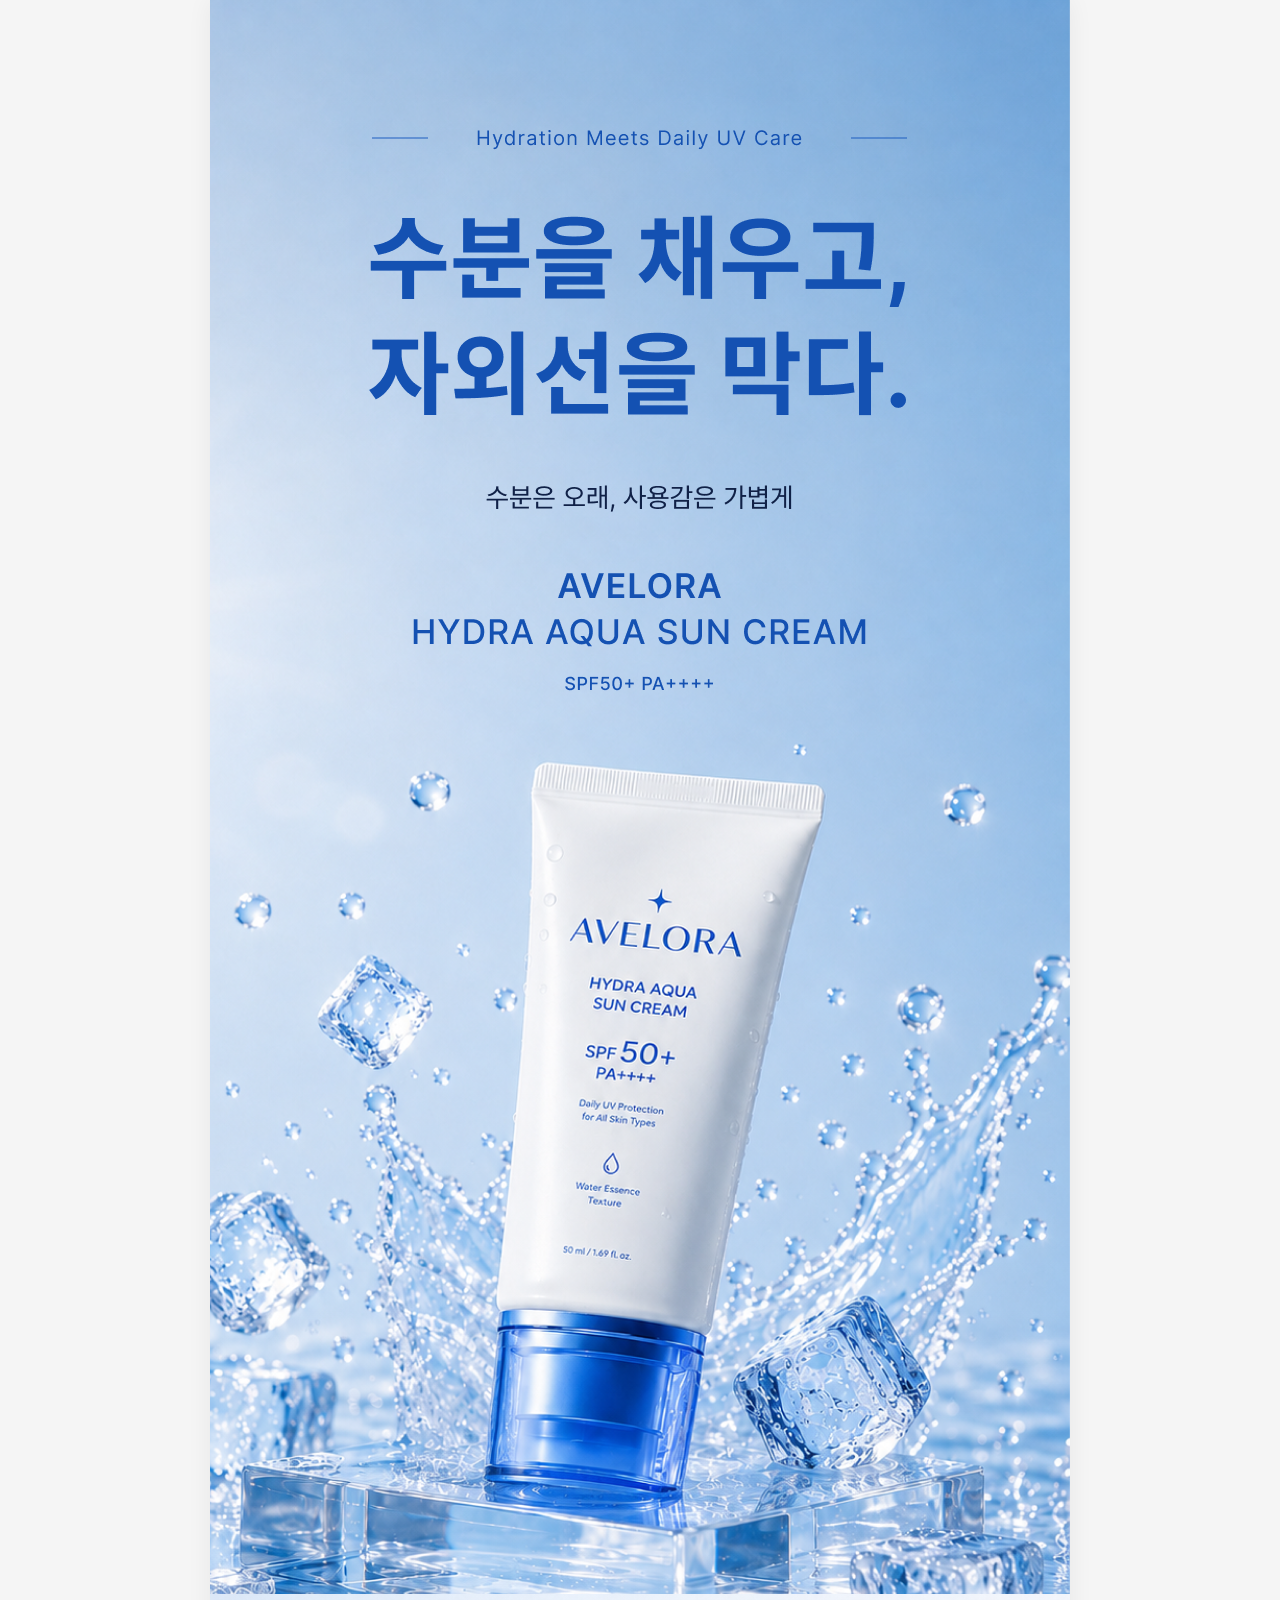
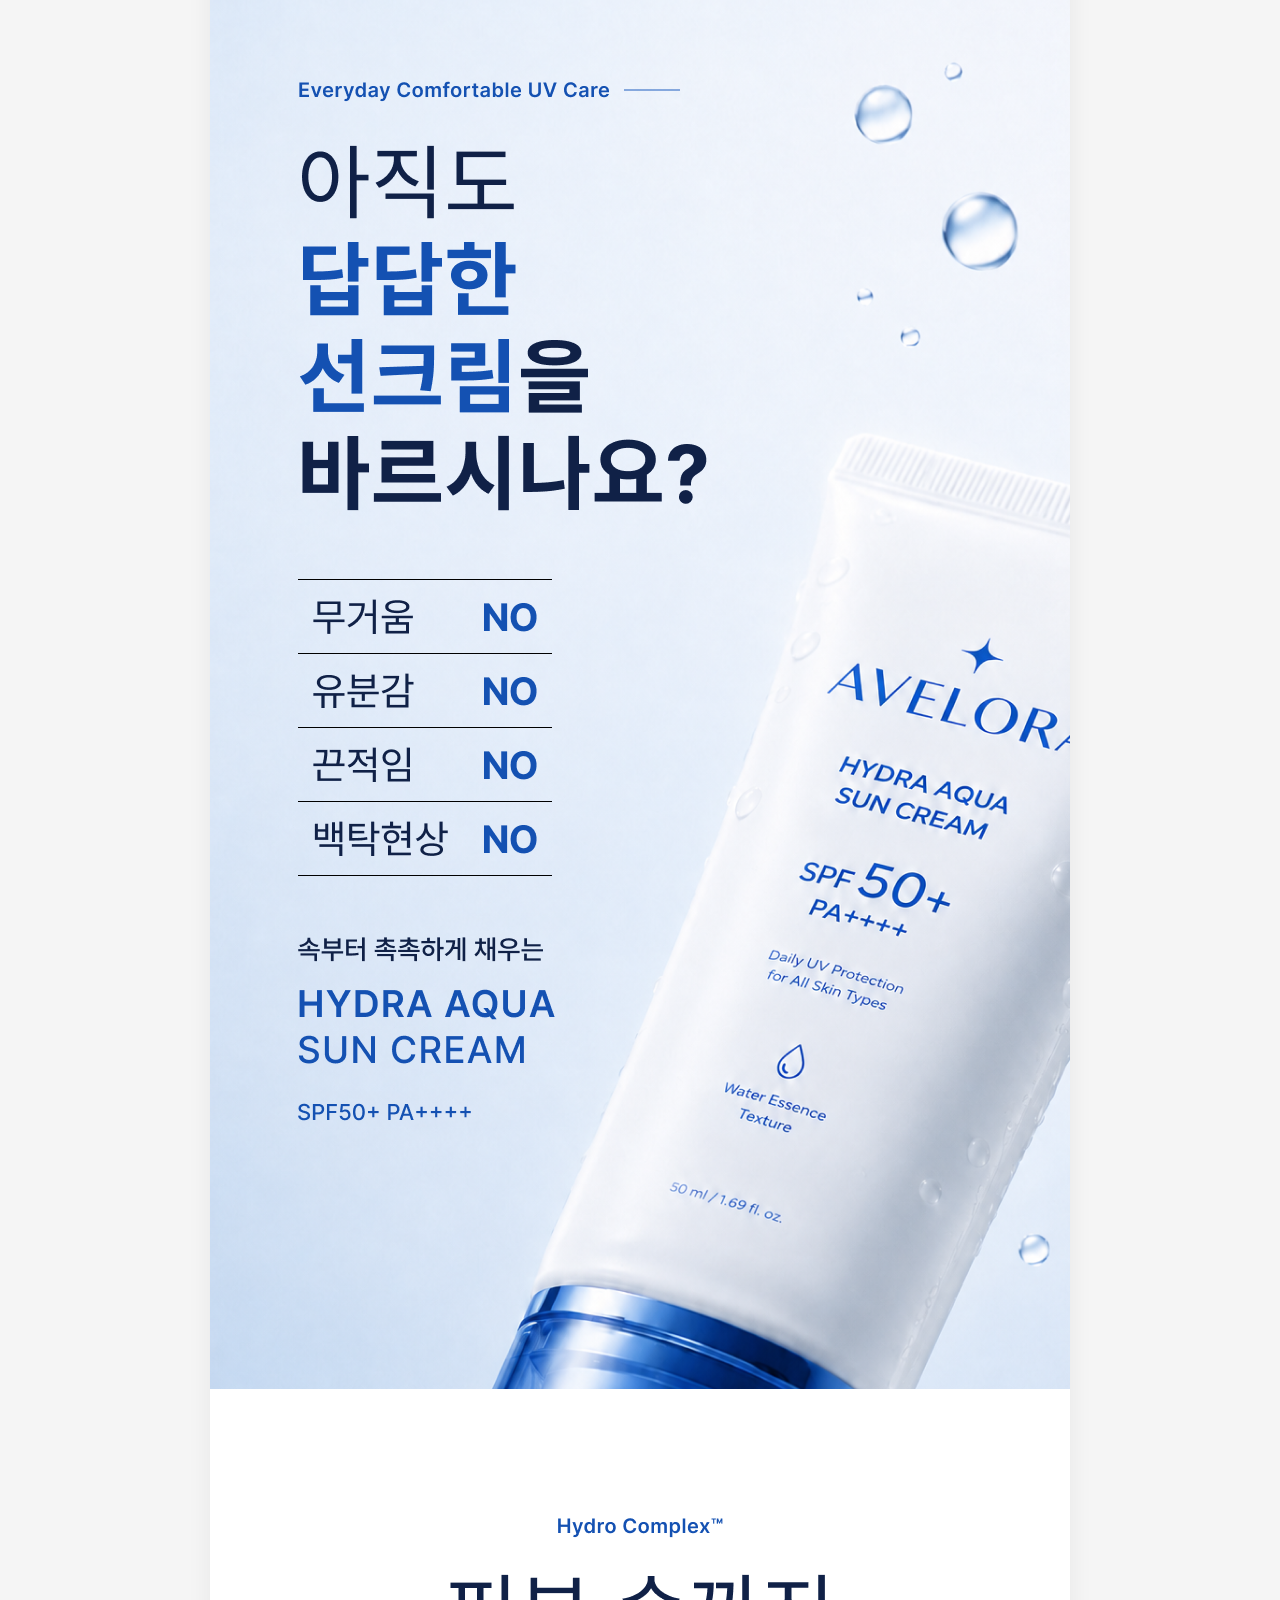
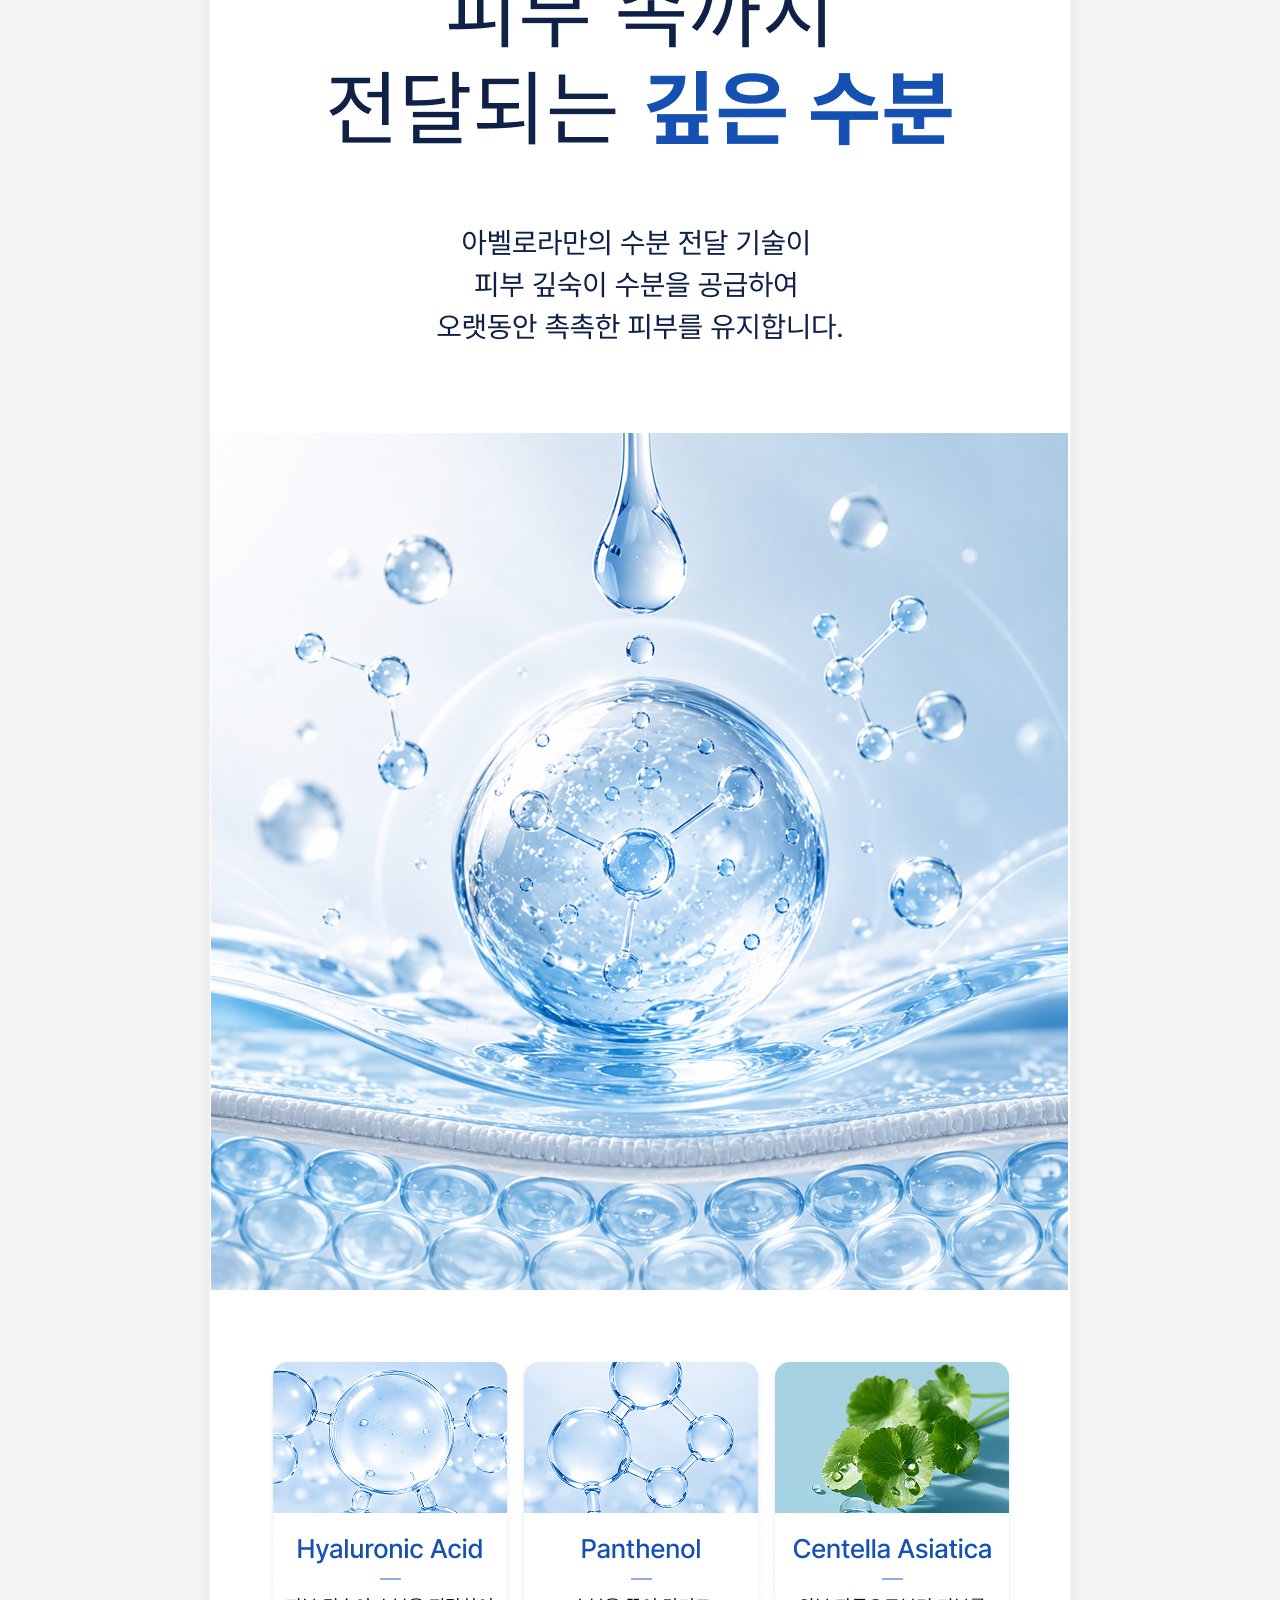
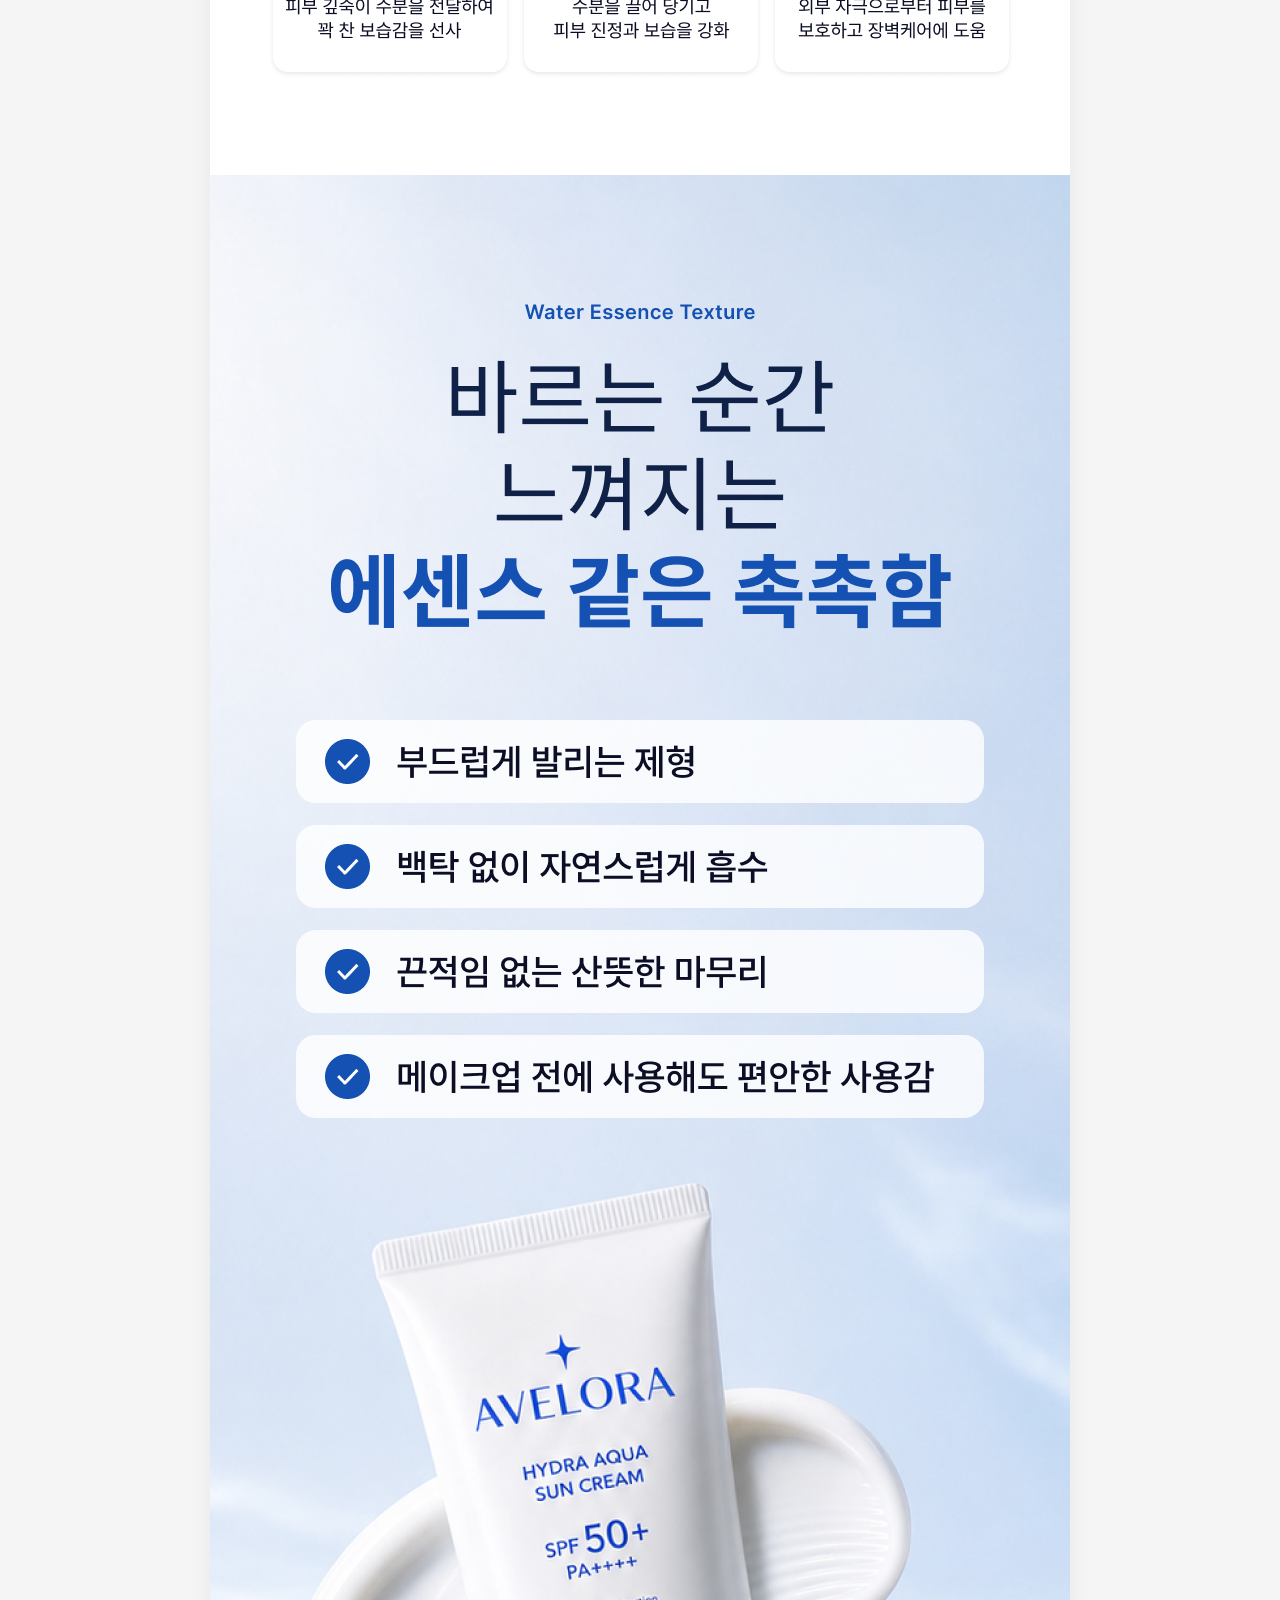
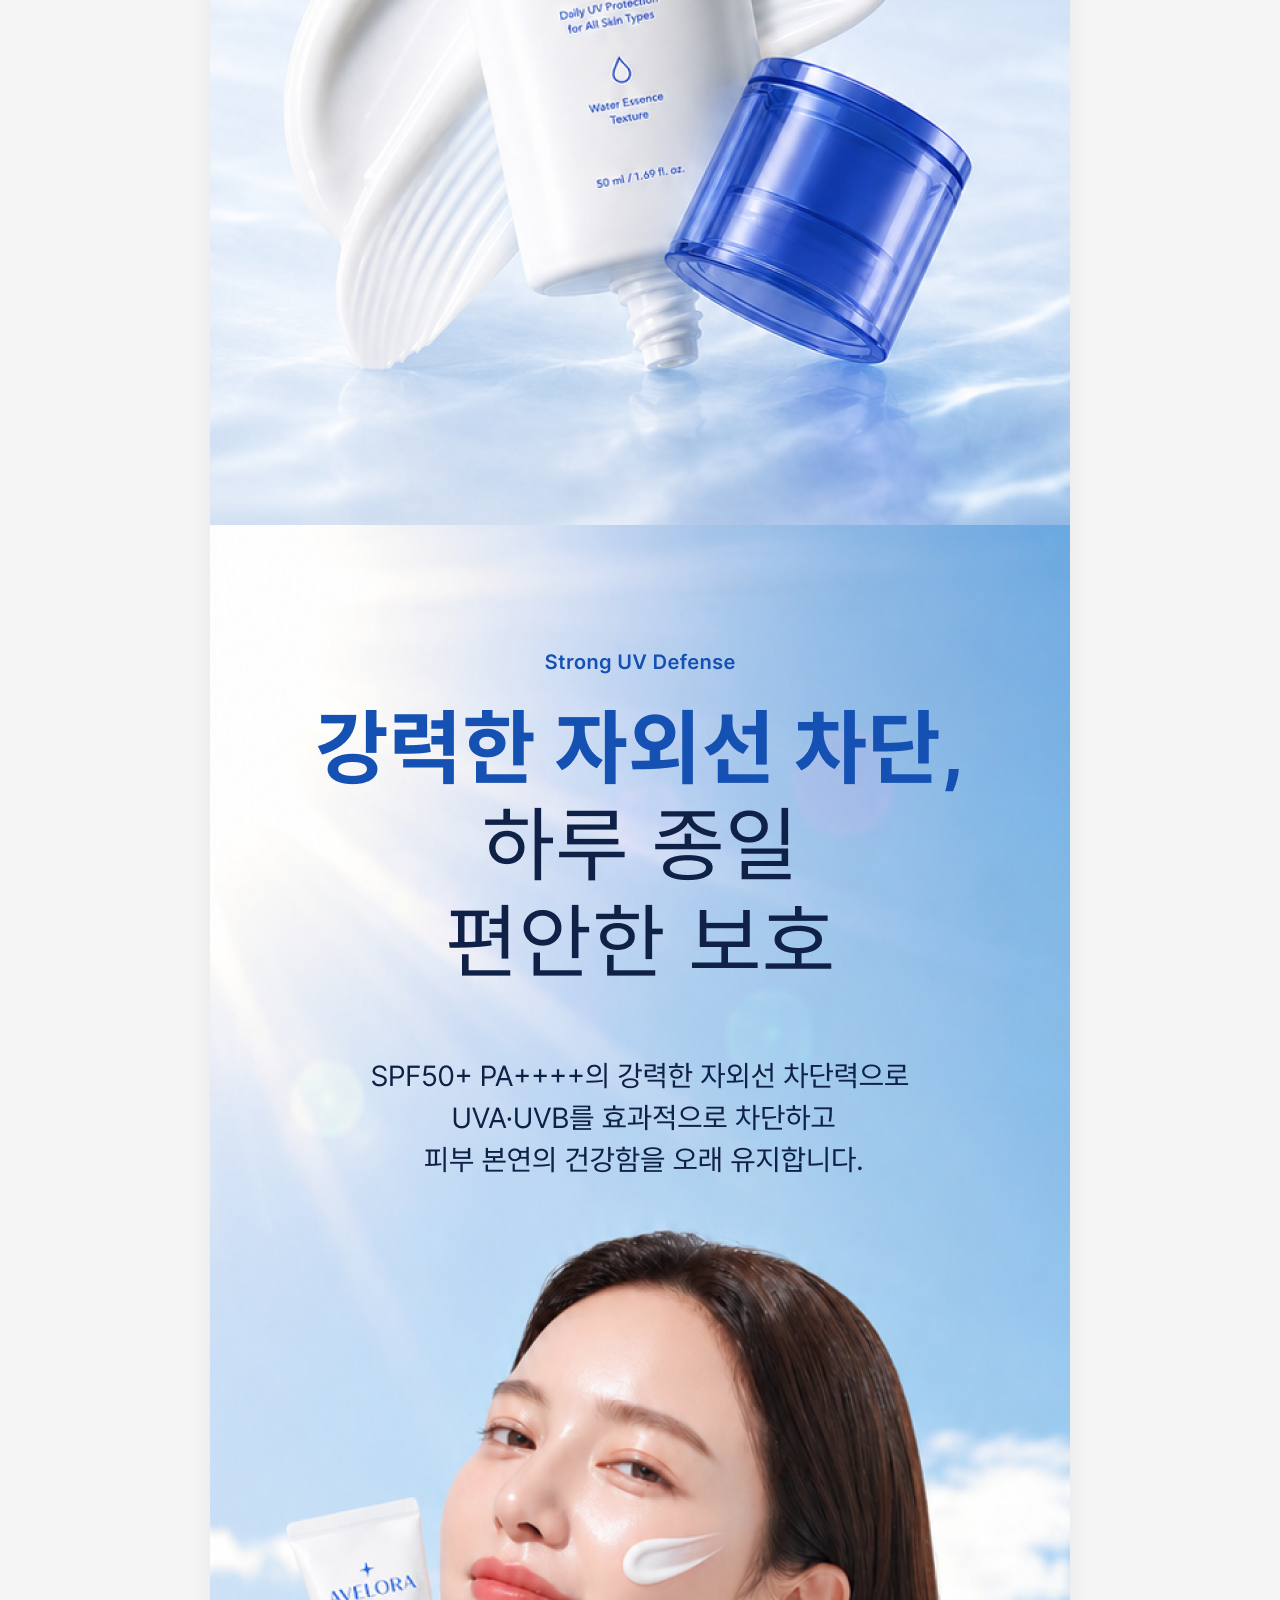
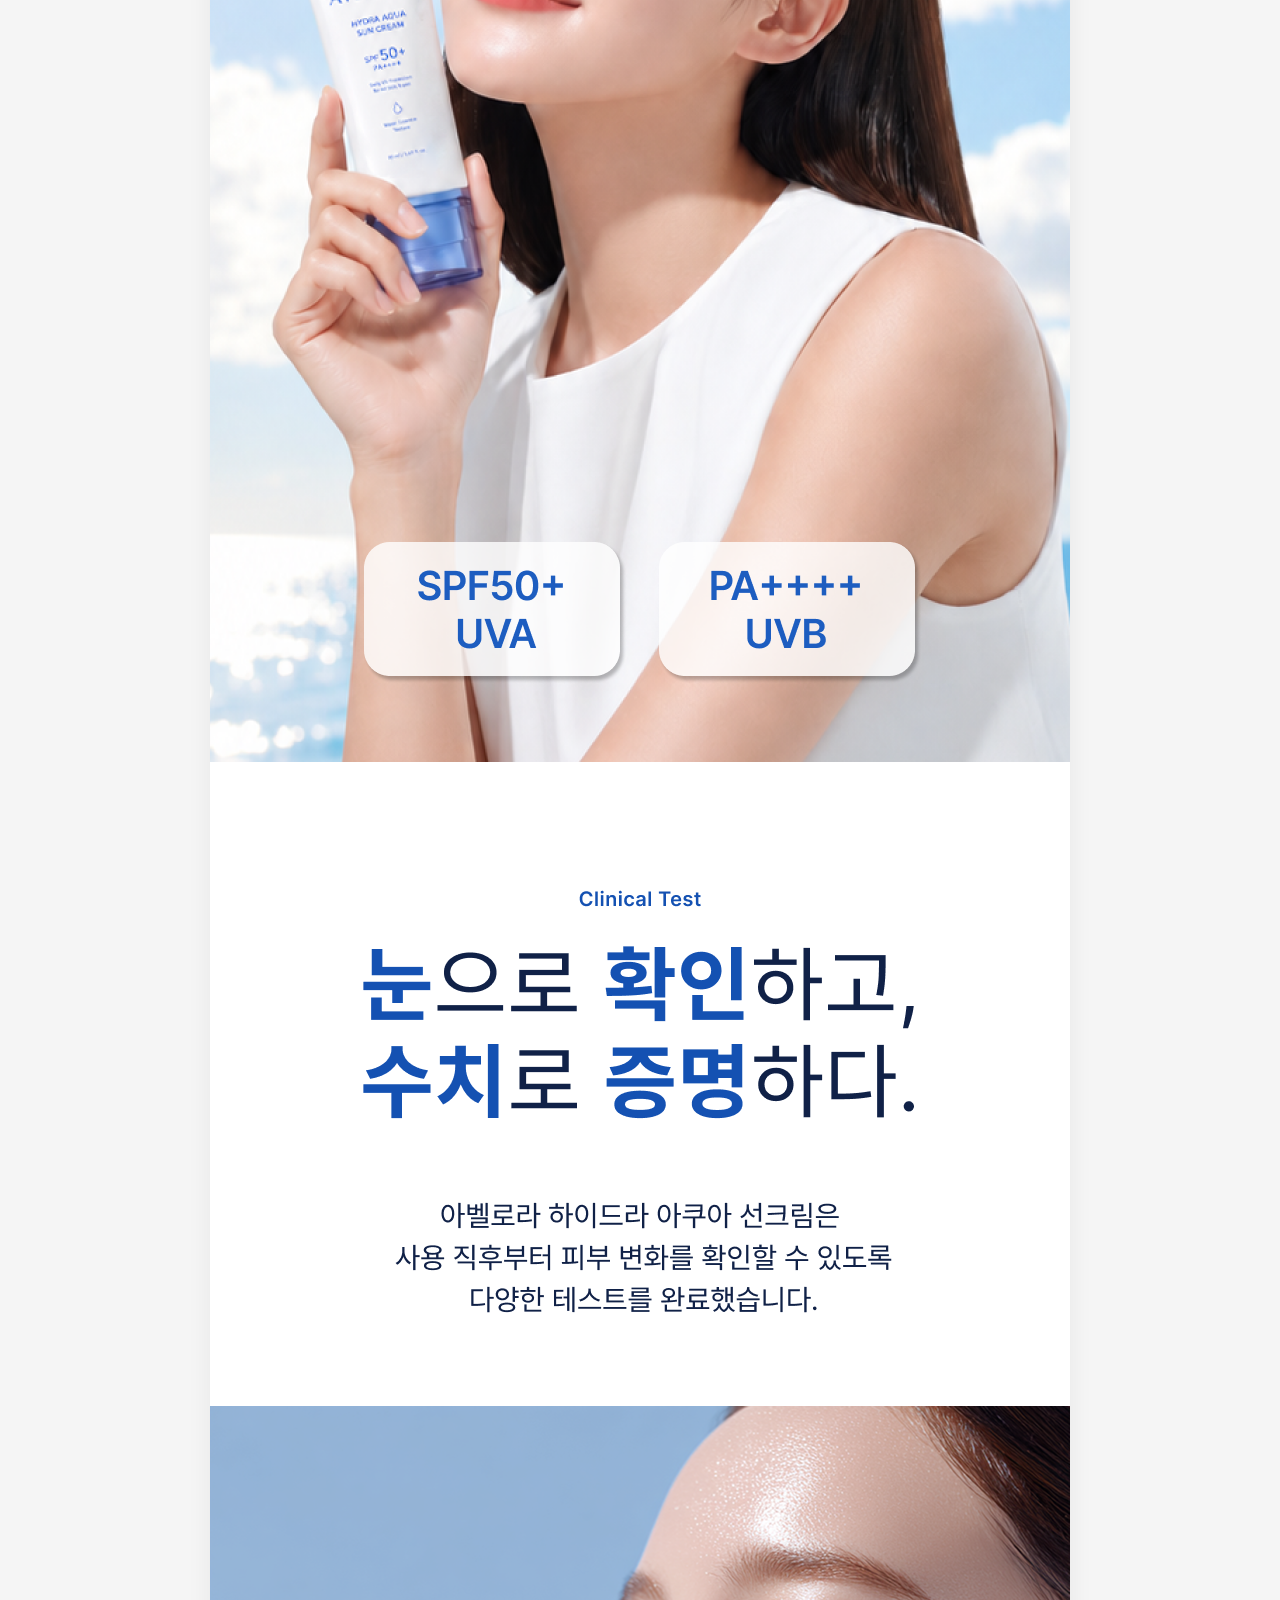
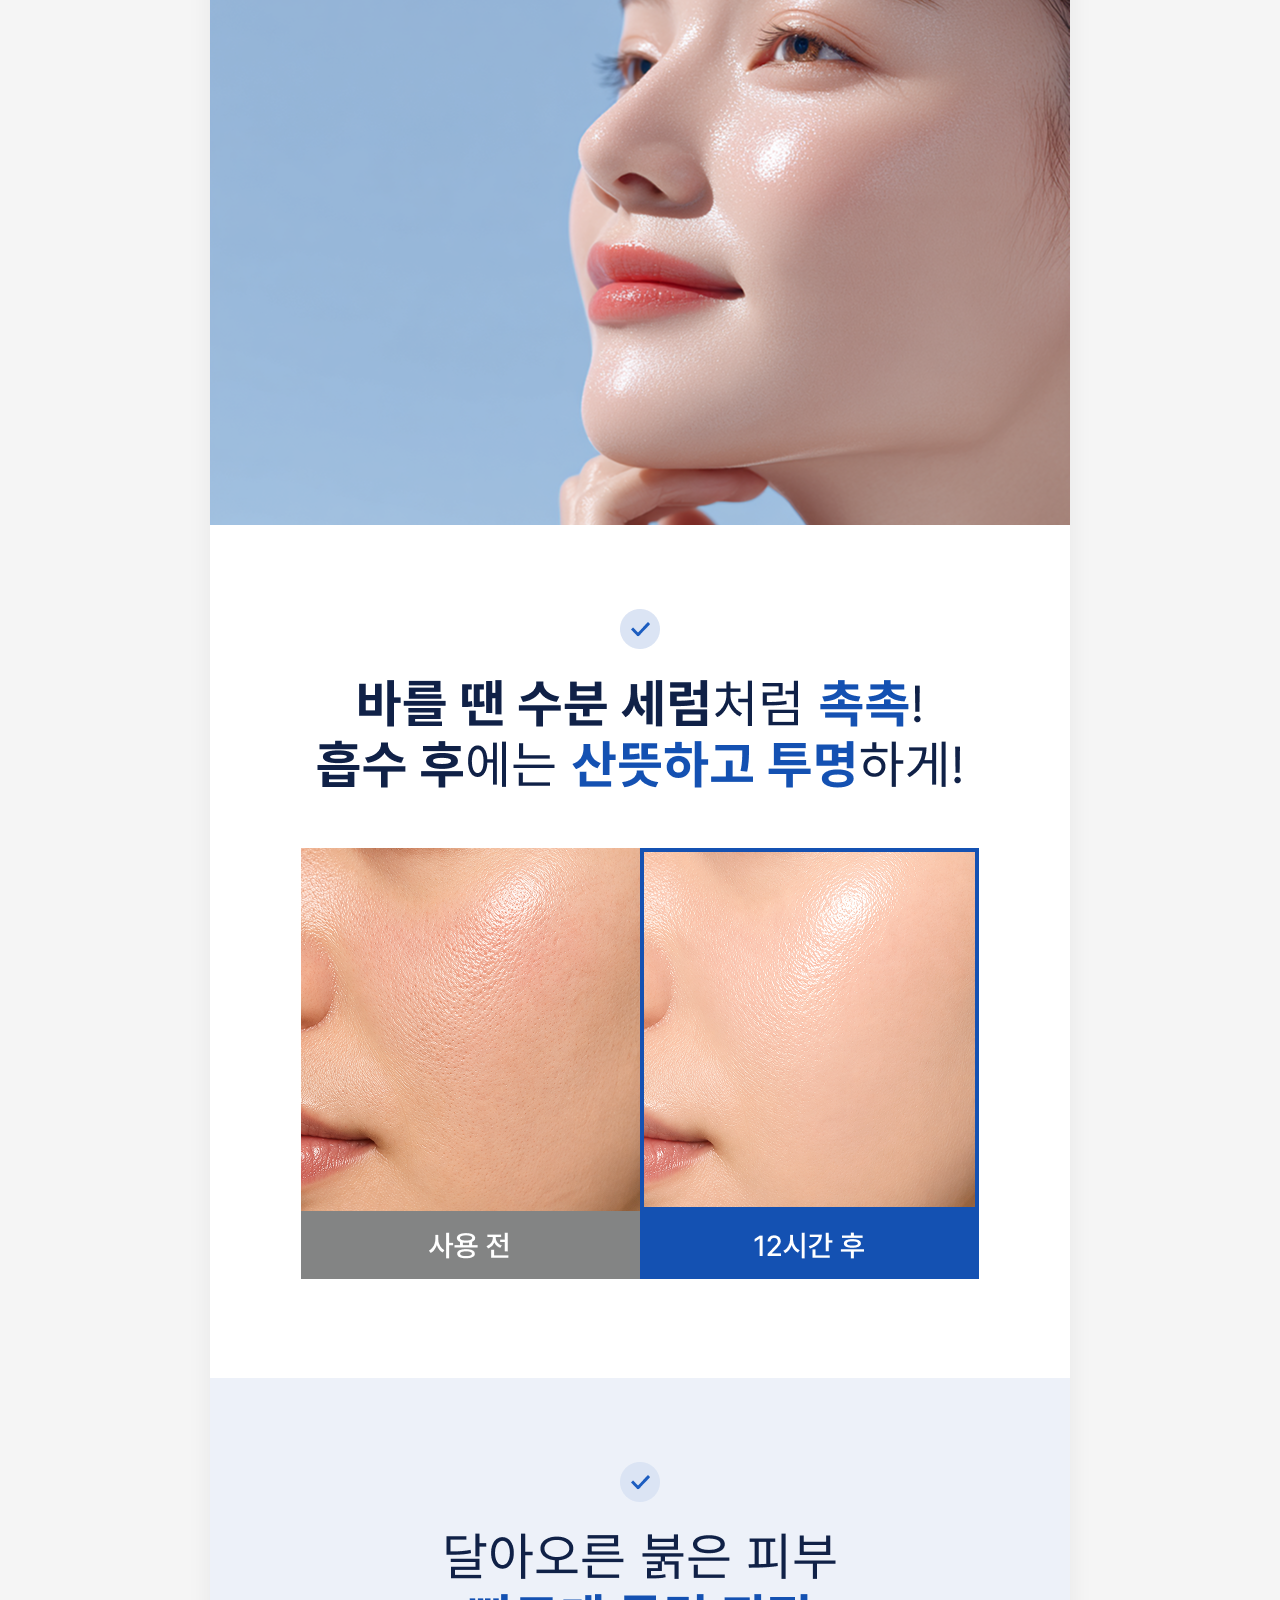
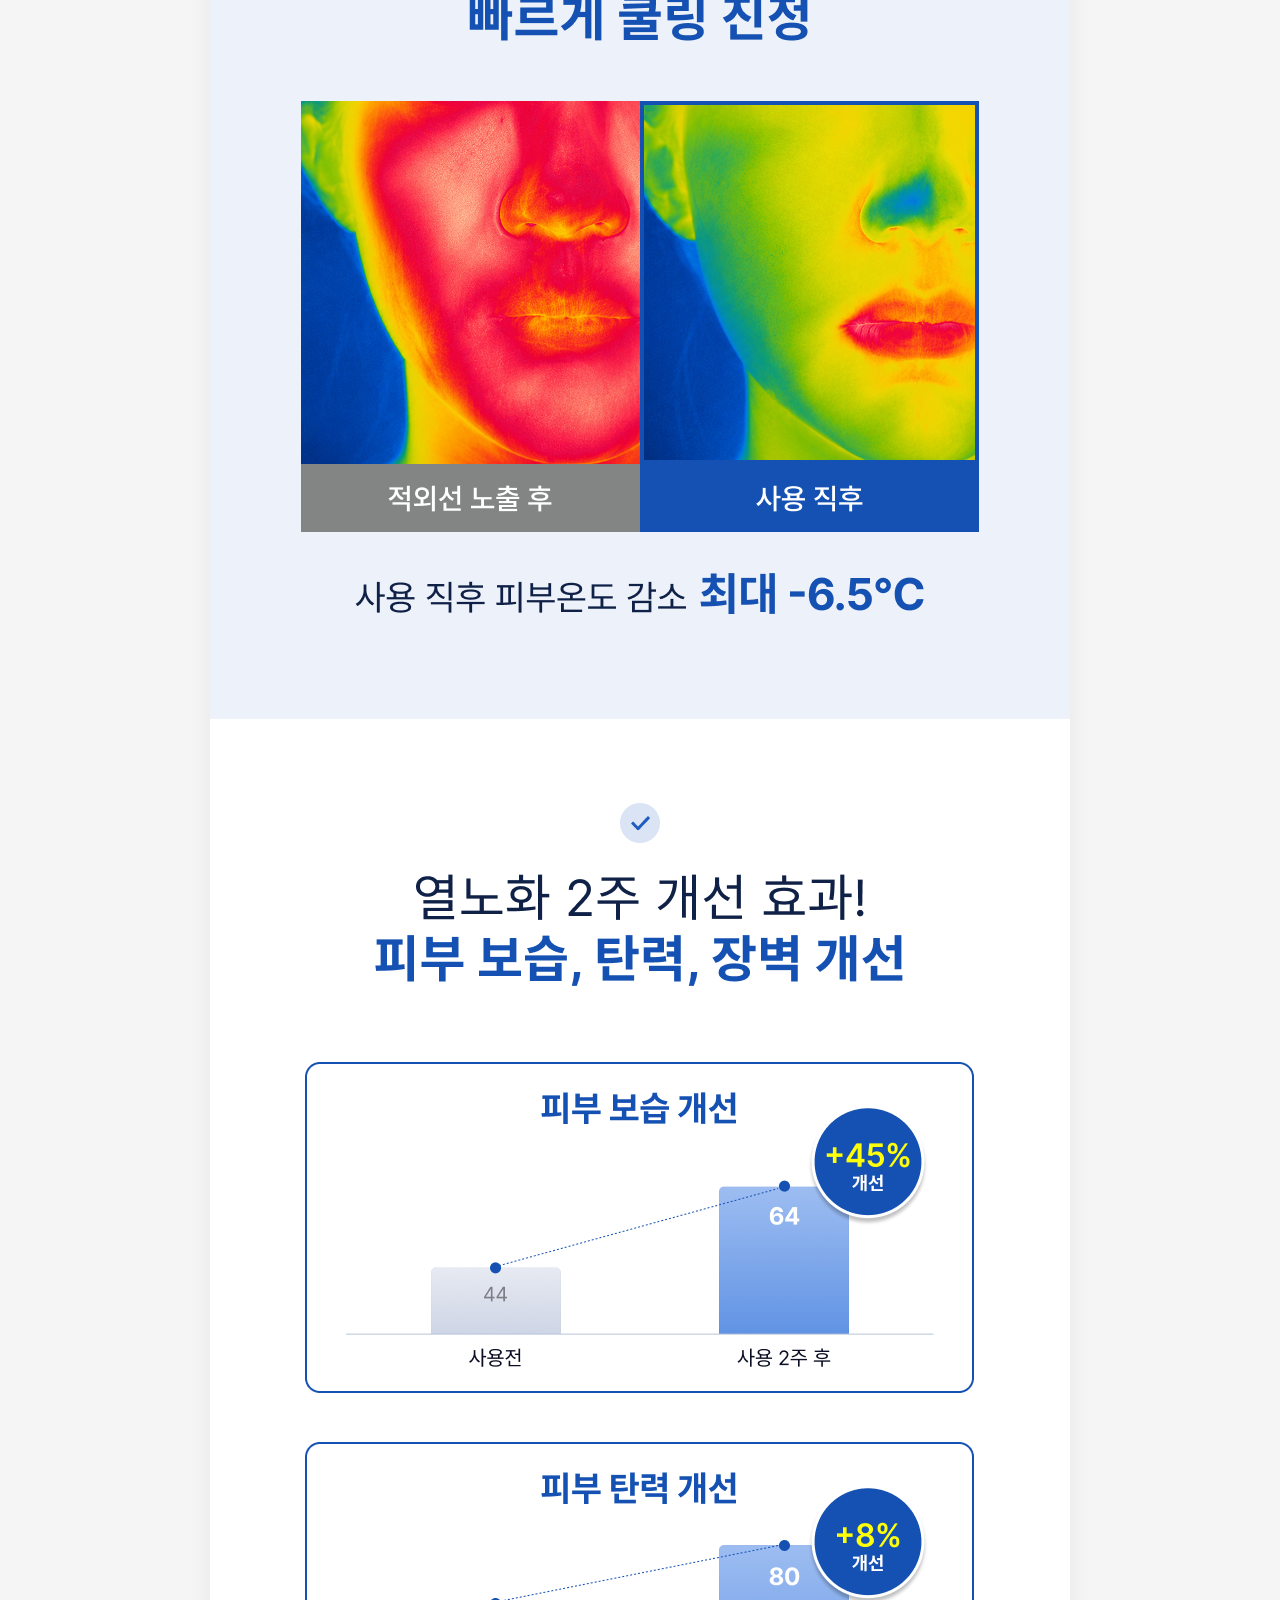
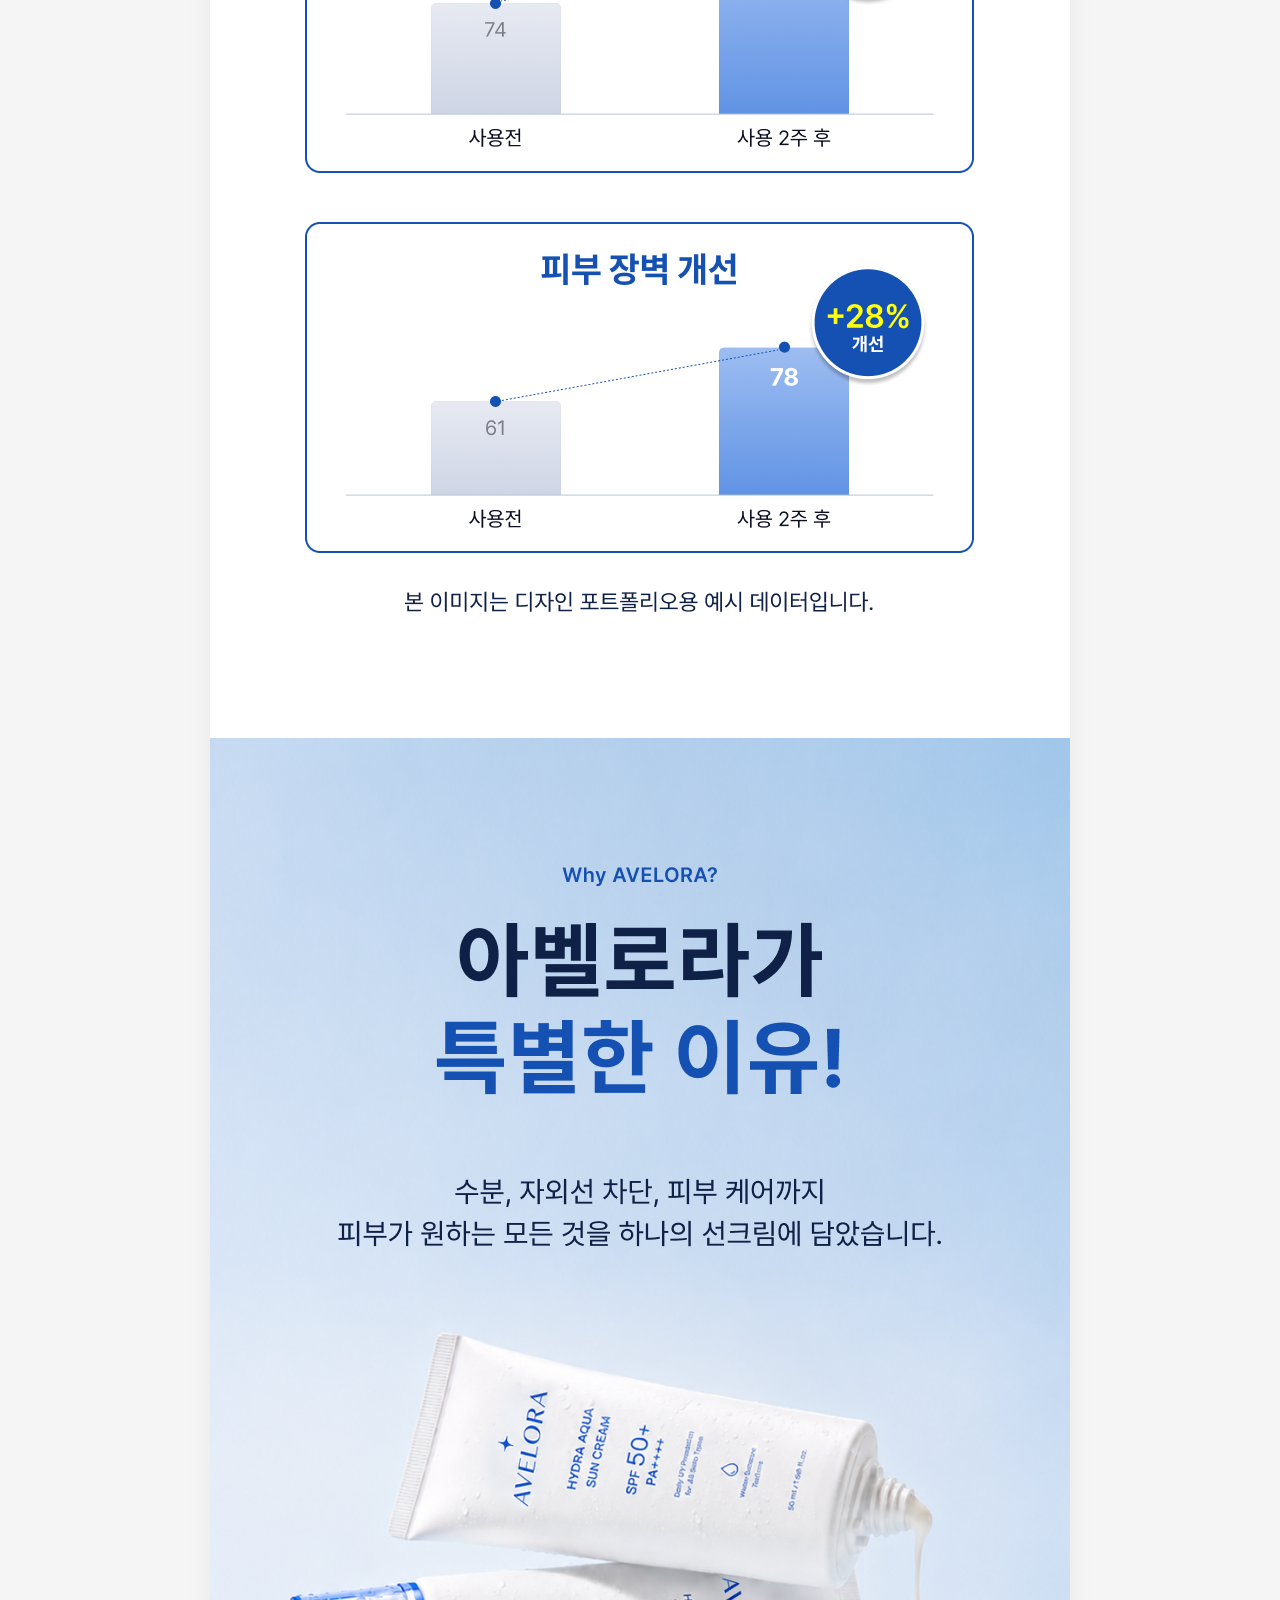
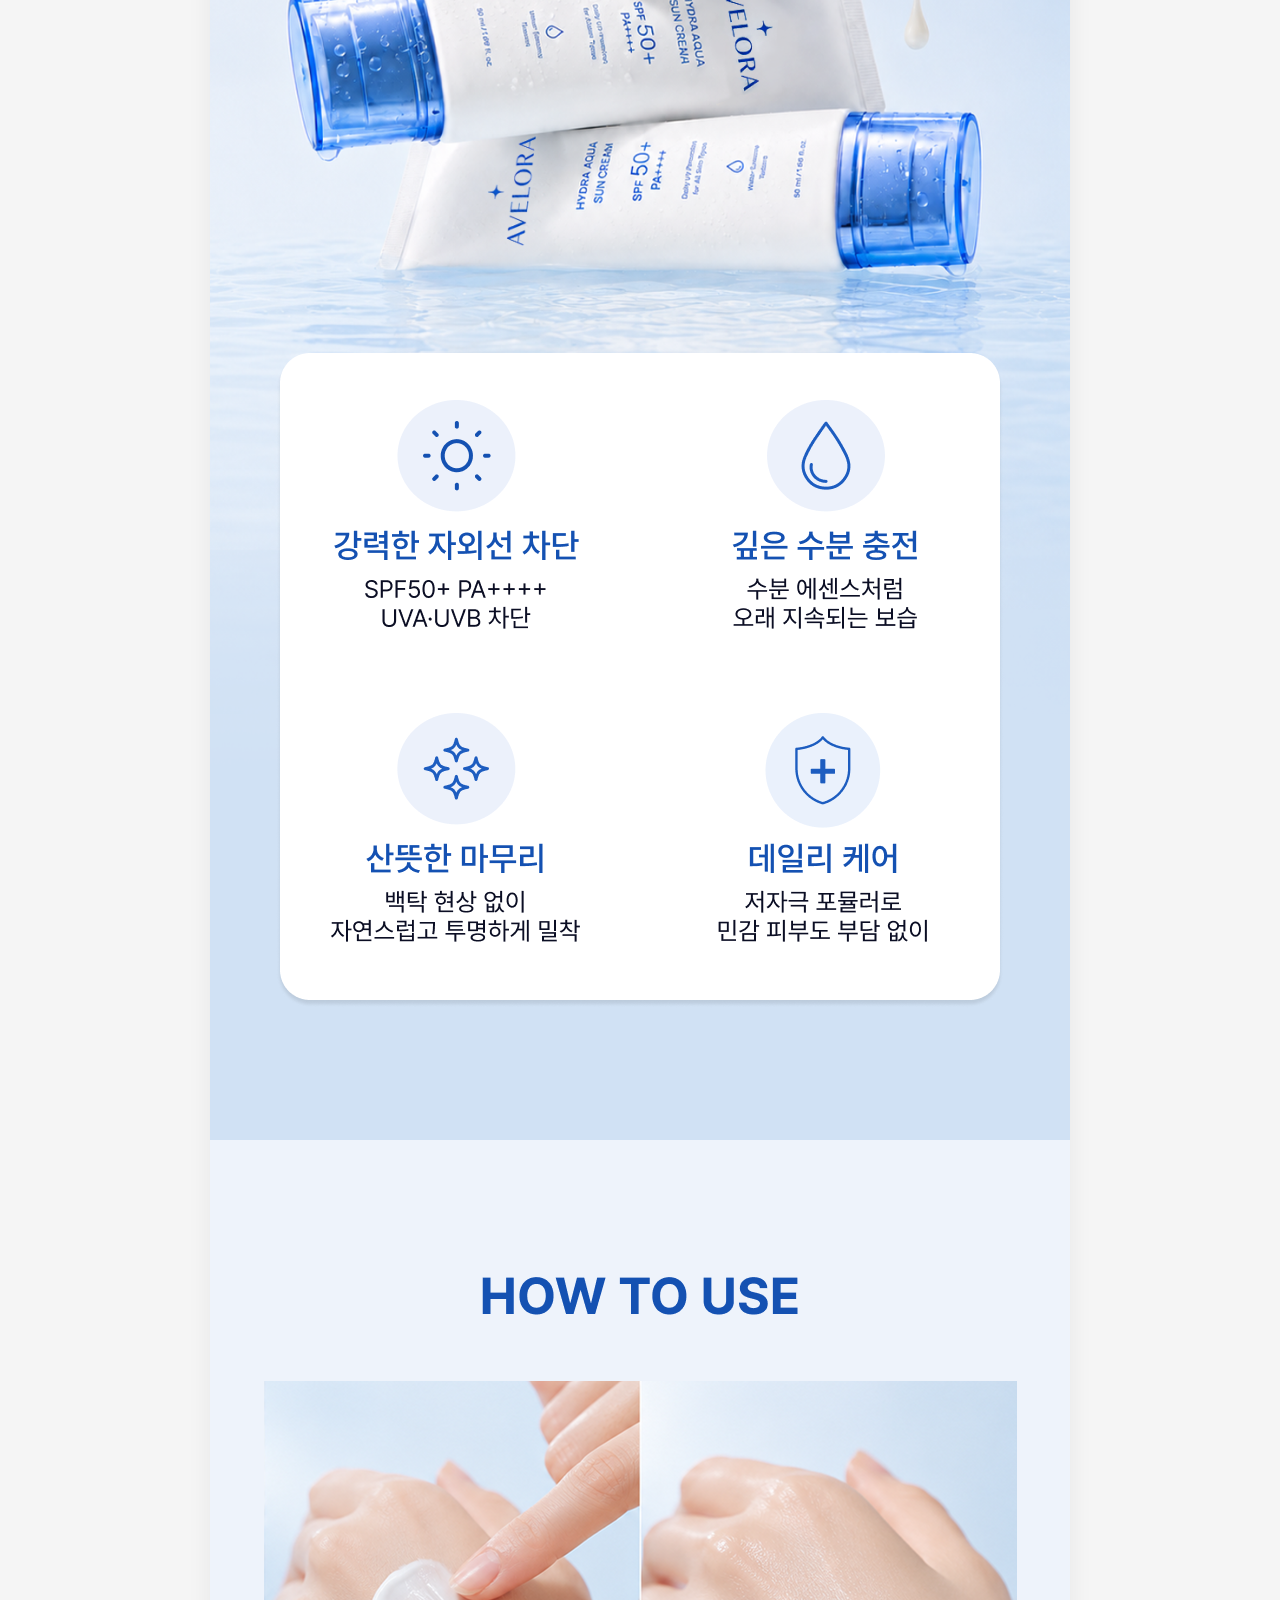
<file: AVELORA/AVELORA_SUNCREAM.html>
<!DOCTYPE html>
<html lang="ko">
  <head>
    <meta charset="UTF-8" />
    <meta name="viewport" content="width=device-width, initial-scale=1.0" />

    <title>AVELORA HYDRA AQUA SUN CREAM Detail Page</title>

    <style>
      * {
        margin: 0;
        padding: 0;
        box-sizing: border-box;
      }

      html,
      body {
        width: 100%;
        min-height: 100%;
        background: #f5f5f5;
      }

      body {
        display: flex;
        justify-content: center;
      }

      .detail-wrap {
        width: 100%;
        max-width: 860px;
        margin: 0 auto;
        background: #fff;
        line-height: 0;
        box-shadow: 0 0 24px rgba(0, 0, 0, 0.06);
      }

      .detail-wrap img {
        display: block;
        width: 100%;
        height: auto;
        margin: 0;
        padding: 0;
      }

      @media (max-width: 860px) {
        .detail-wrap {
          max-width: 100%;
          box-shadow: none;
        }
      }
    </style>
  </head>

  <body>
    <main class="detail-wrap">
      <img src="./images/01.Hero.png" alt="AVELORA Detail Page 01" />
      <img src="./images/02.WHY LUMERE.png" alt="AVELORA Detail Page 02" />
      <img src="./images/03.Water Essence Technology.png" alt="AVELORA Detail Page 03" />
      <img src="./images/04.Texture Experiences.png" alt="AVELORA Detail Page 04" />
      <img src="./images/05.Strong UV Defense.png" alt="AVELORA Detail Page 05" />
      <img src="./images/06.Clinical Test.png" alt="AVELORA Detail Page 06" />
      <img src="./images/07.Why LUMERE.png" alt="AVELORA Detail Page 07" />
      <img src="./images/08.Recommended For.png" alt="AVELORA Detail Page 08" />
      <img src="./images/09.end.png" alt="AVELORA Detail Page 09" />

    </main>
  </body>
</html>
</file>
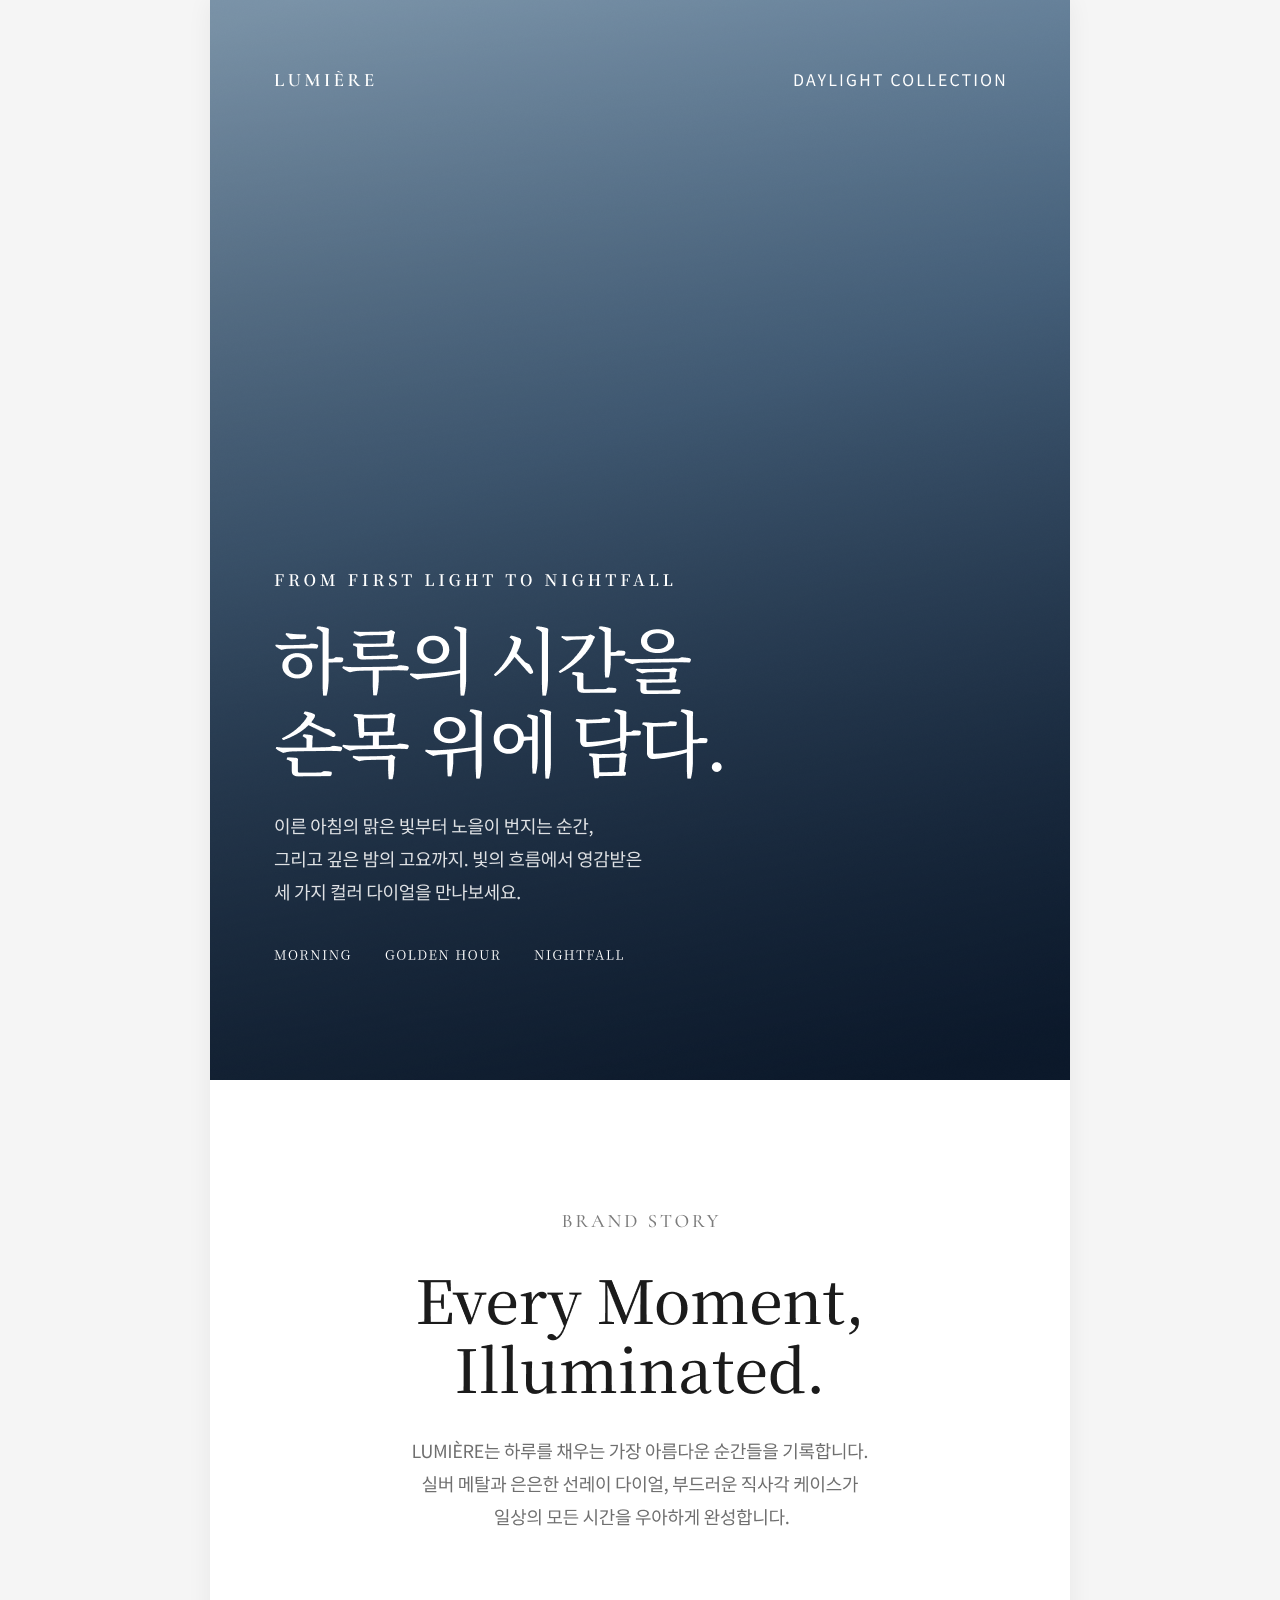
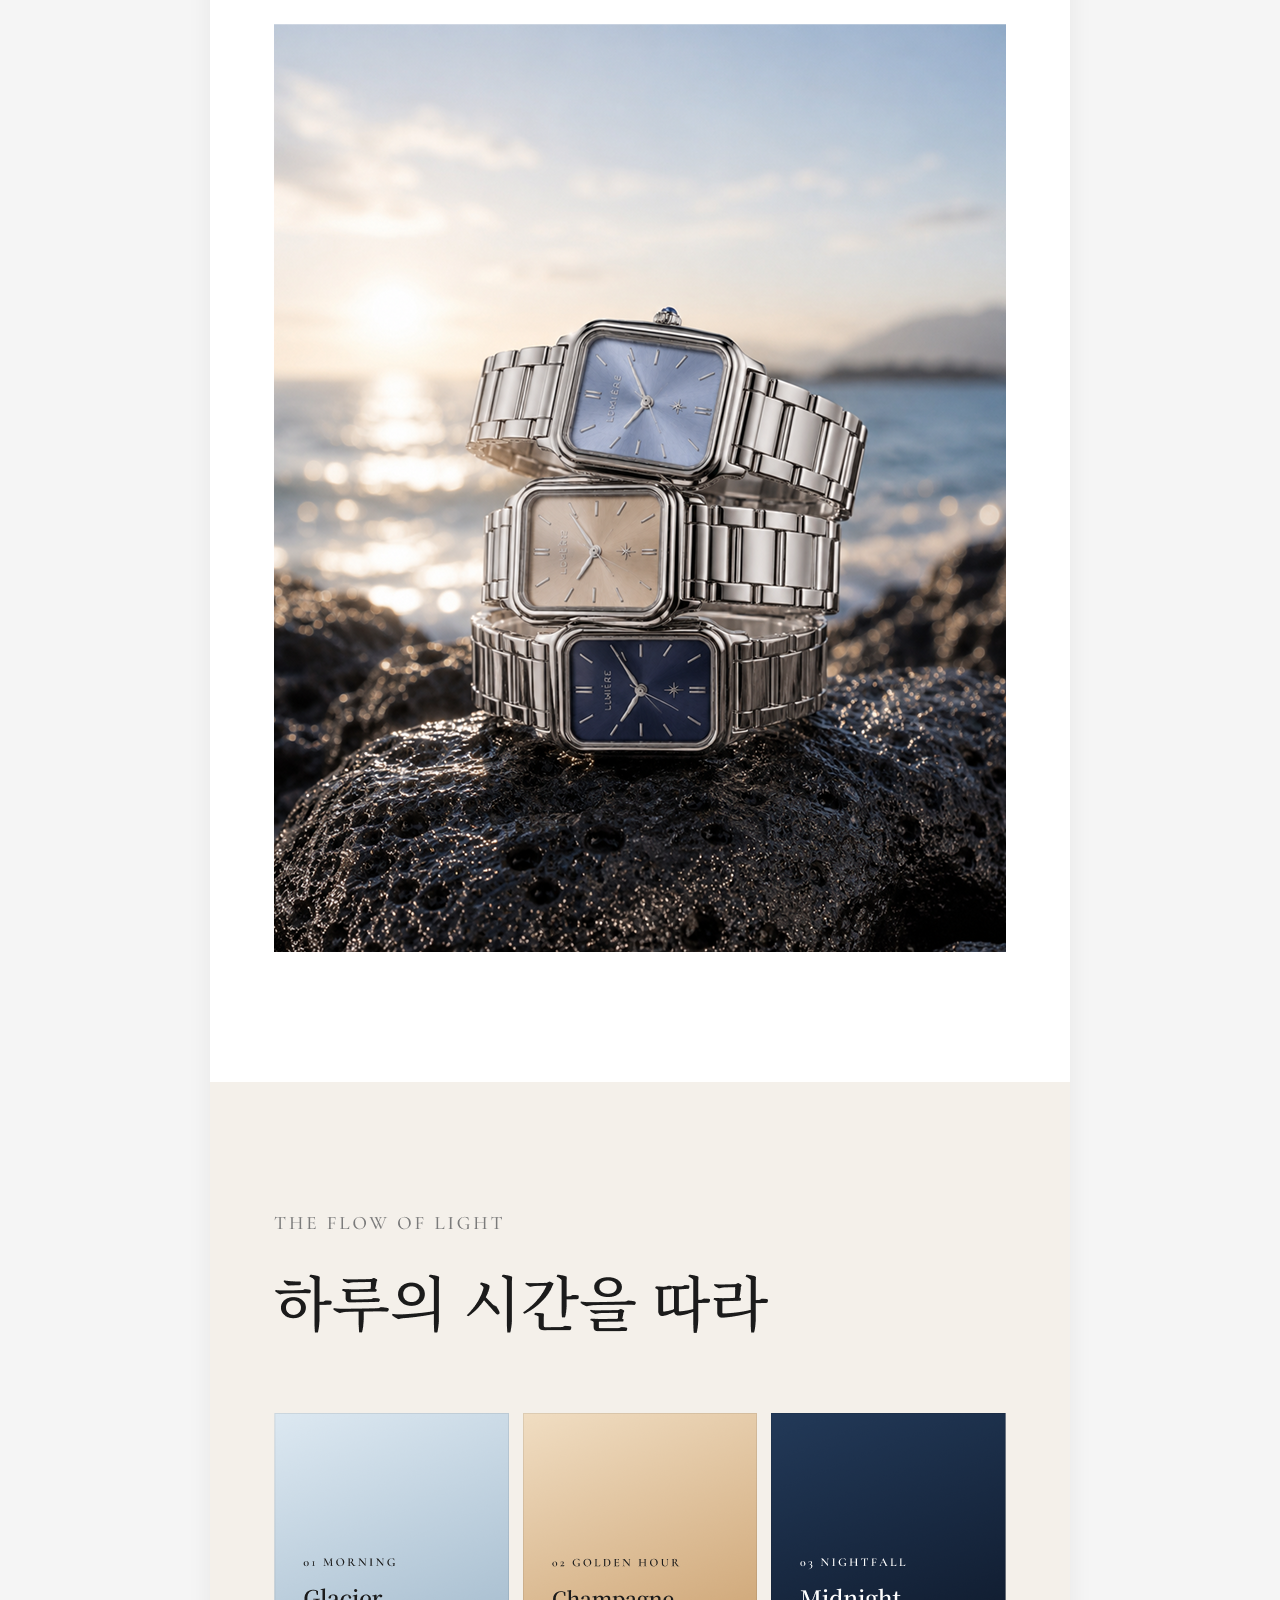
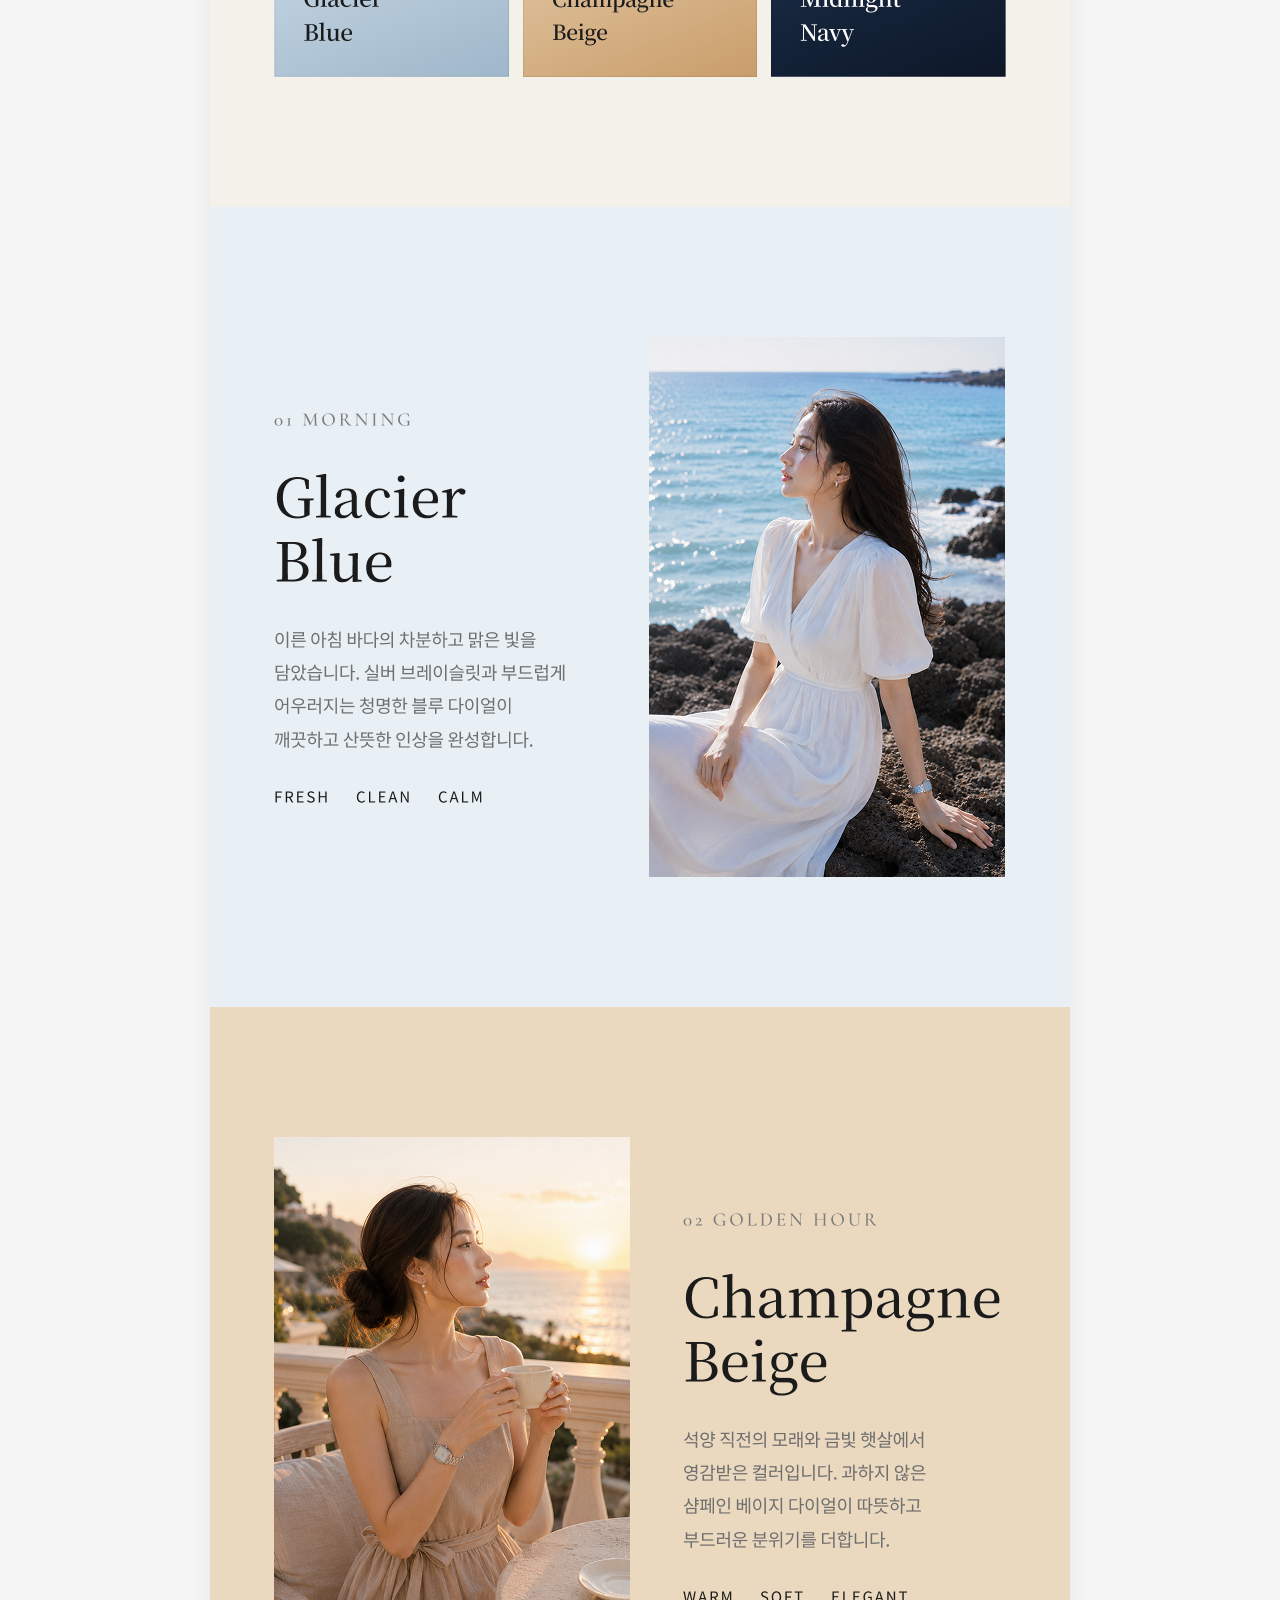
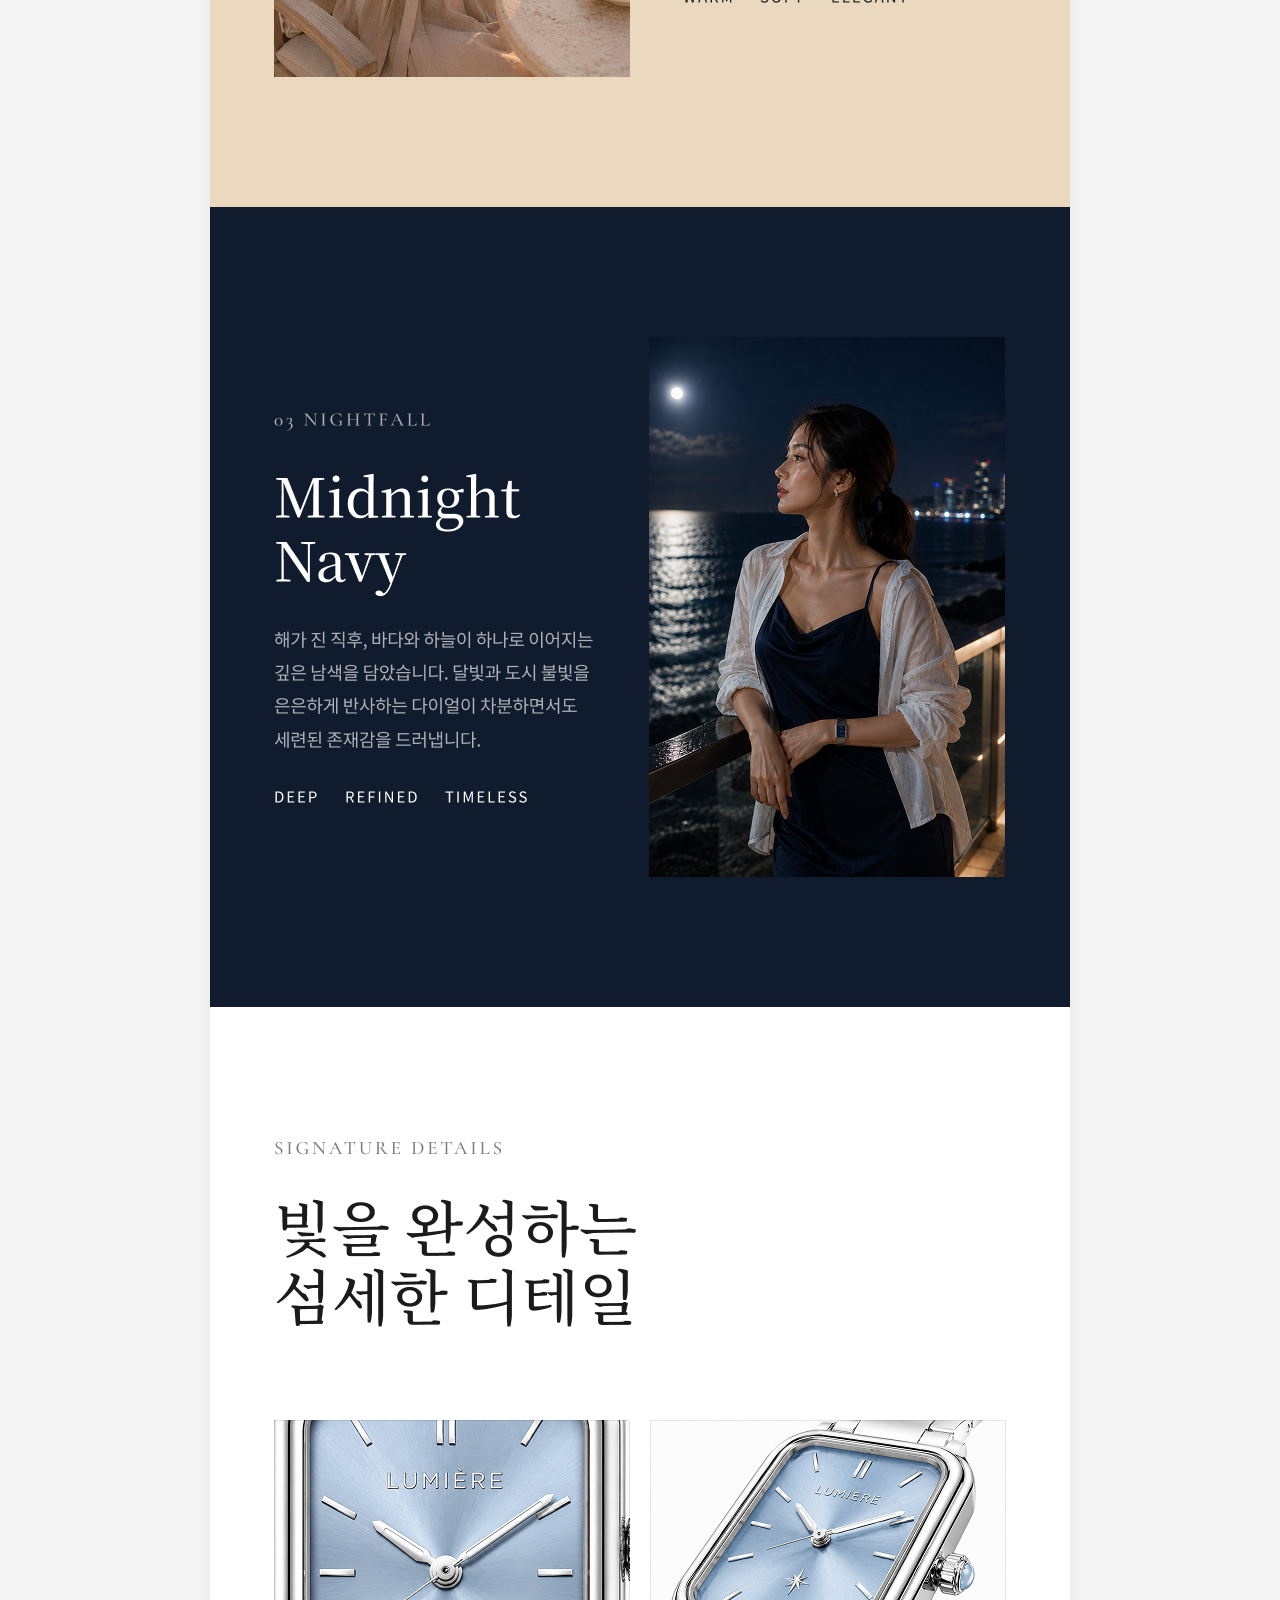
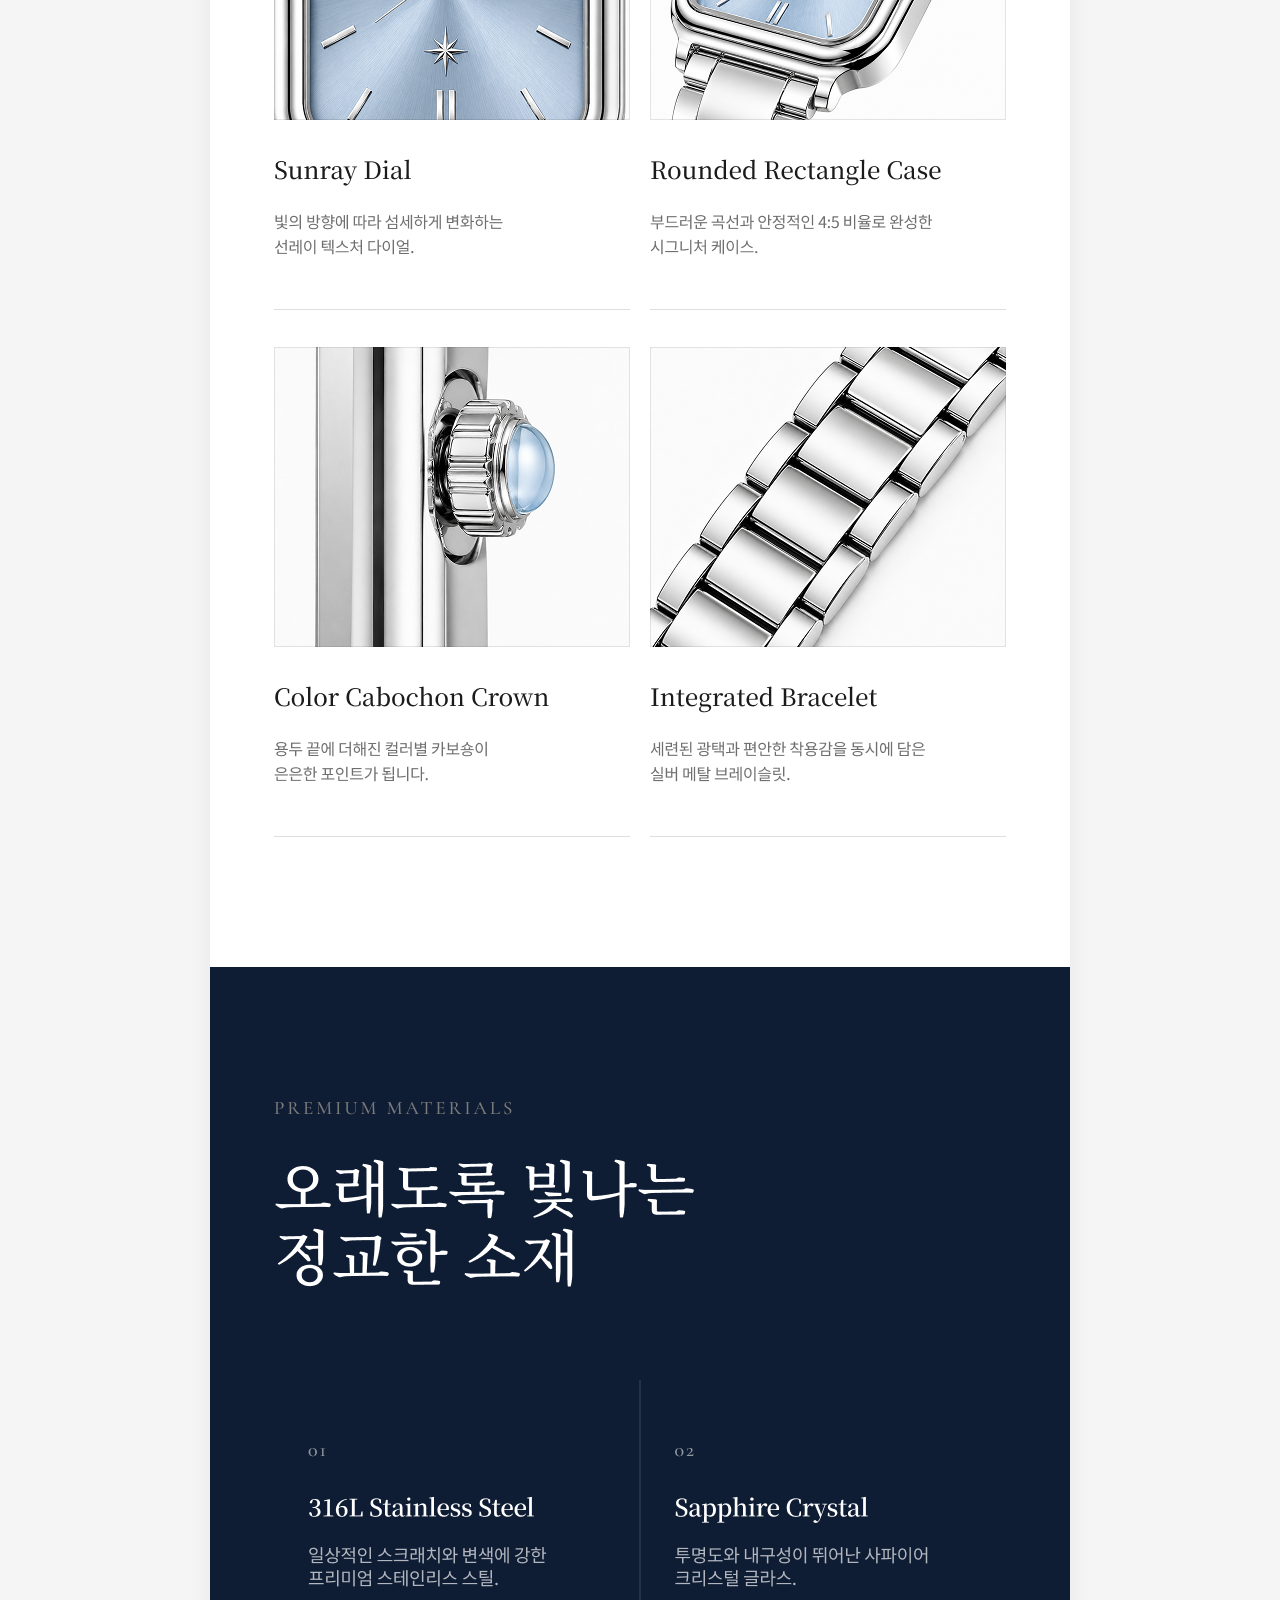
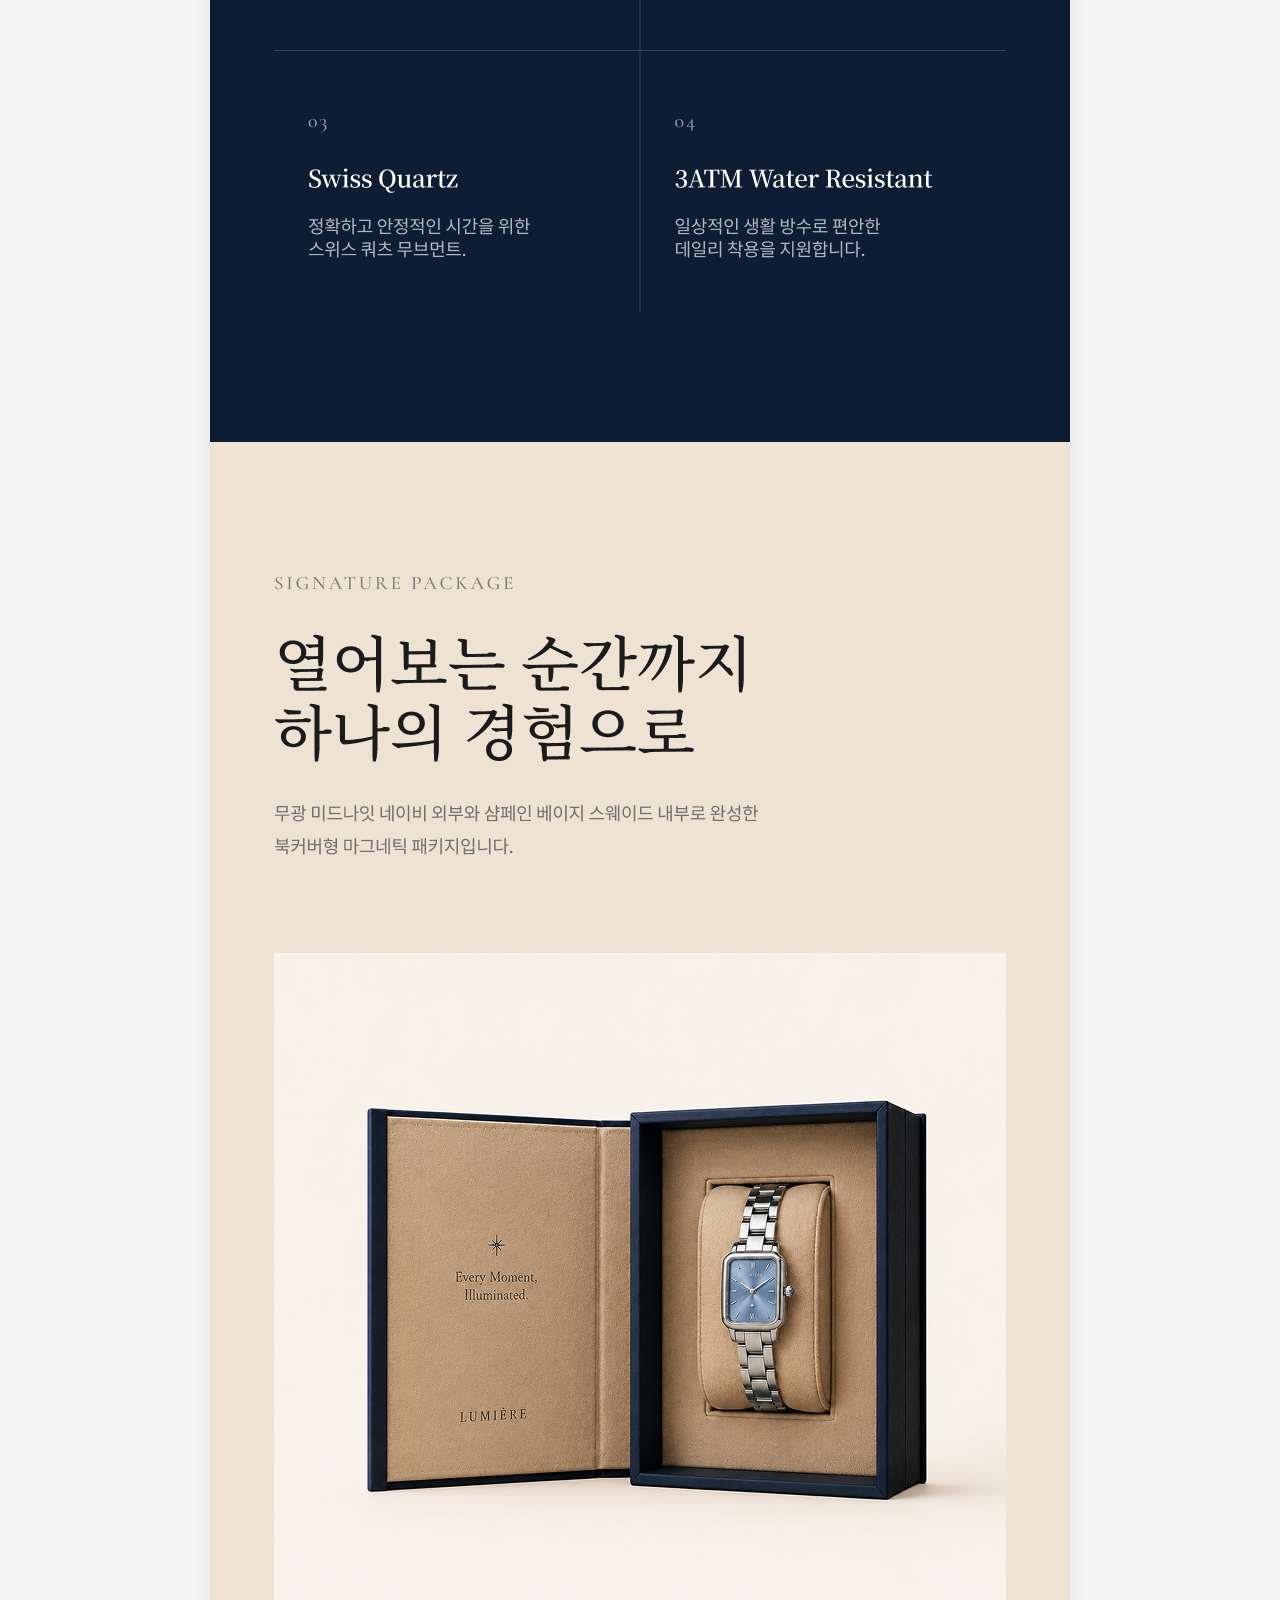
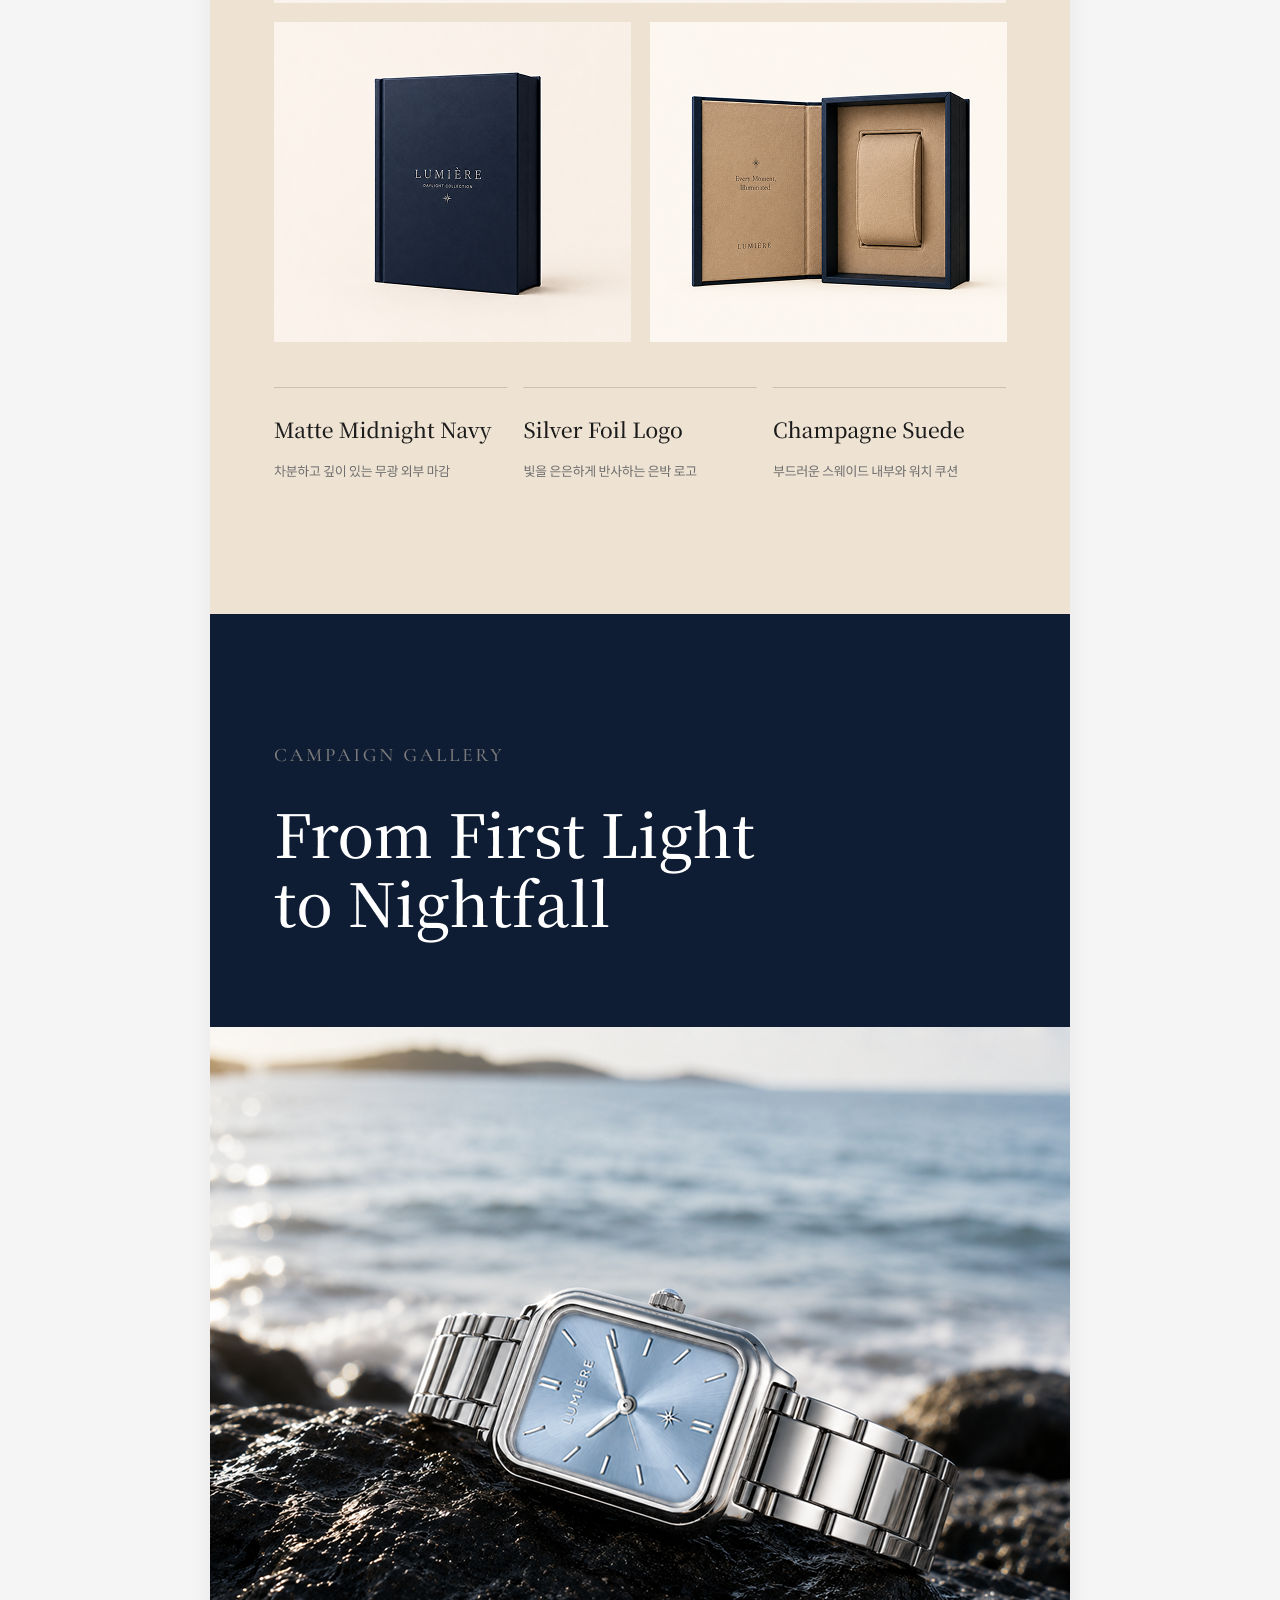
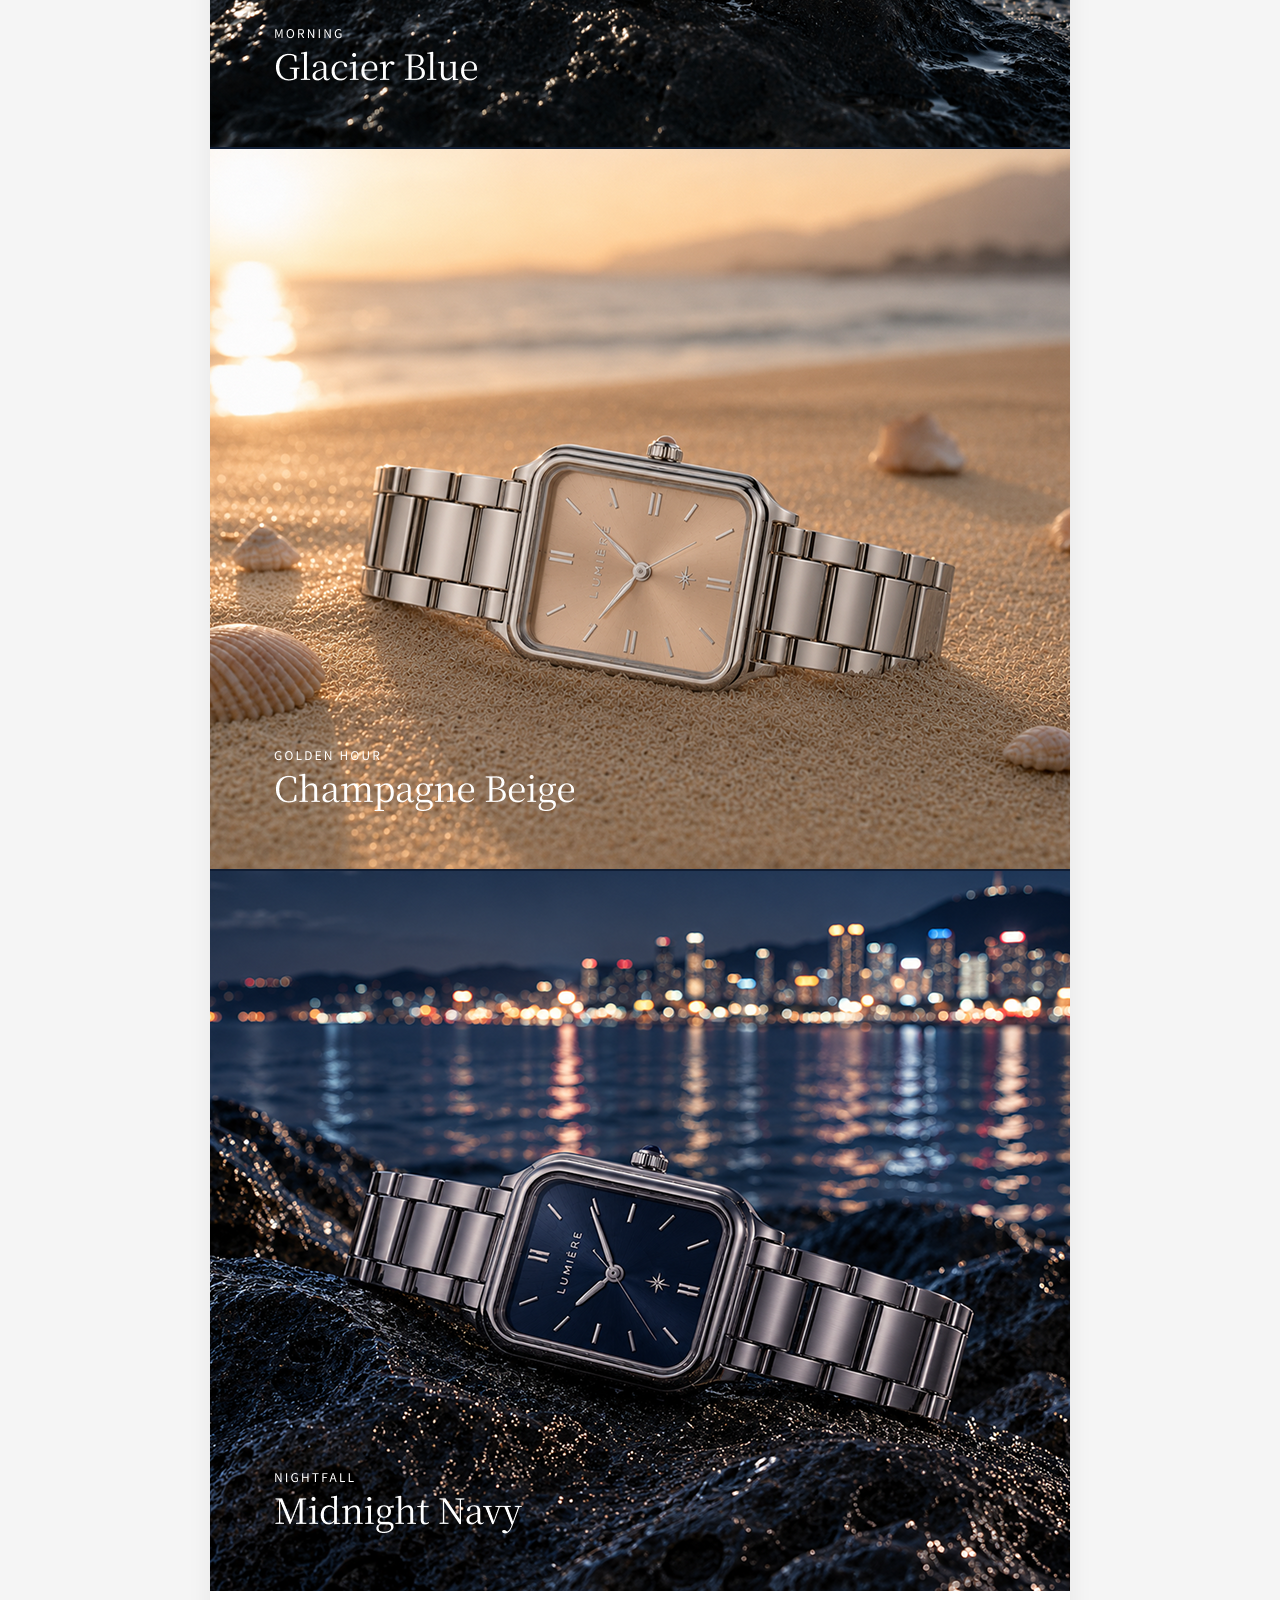
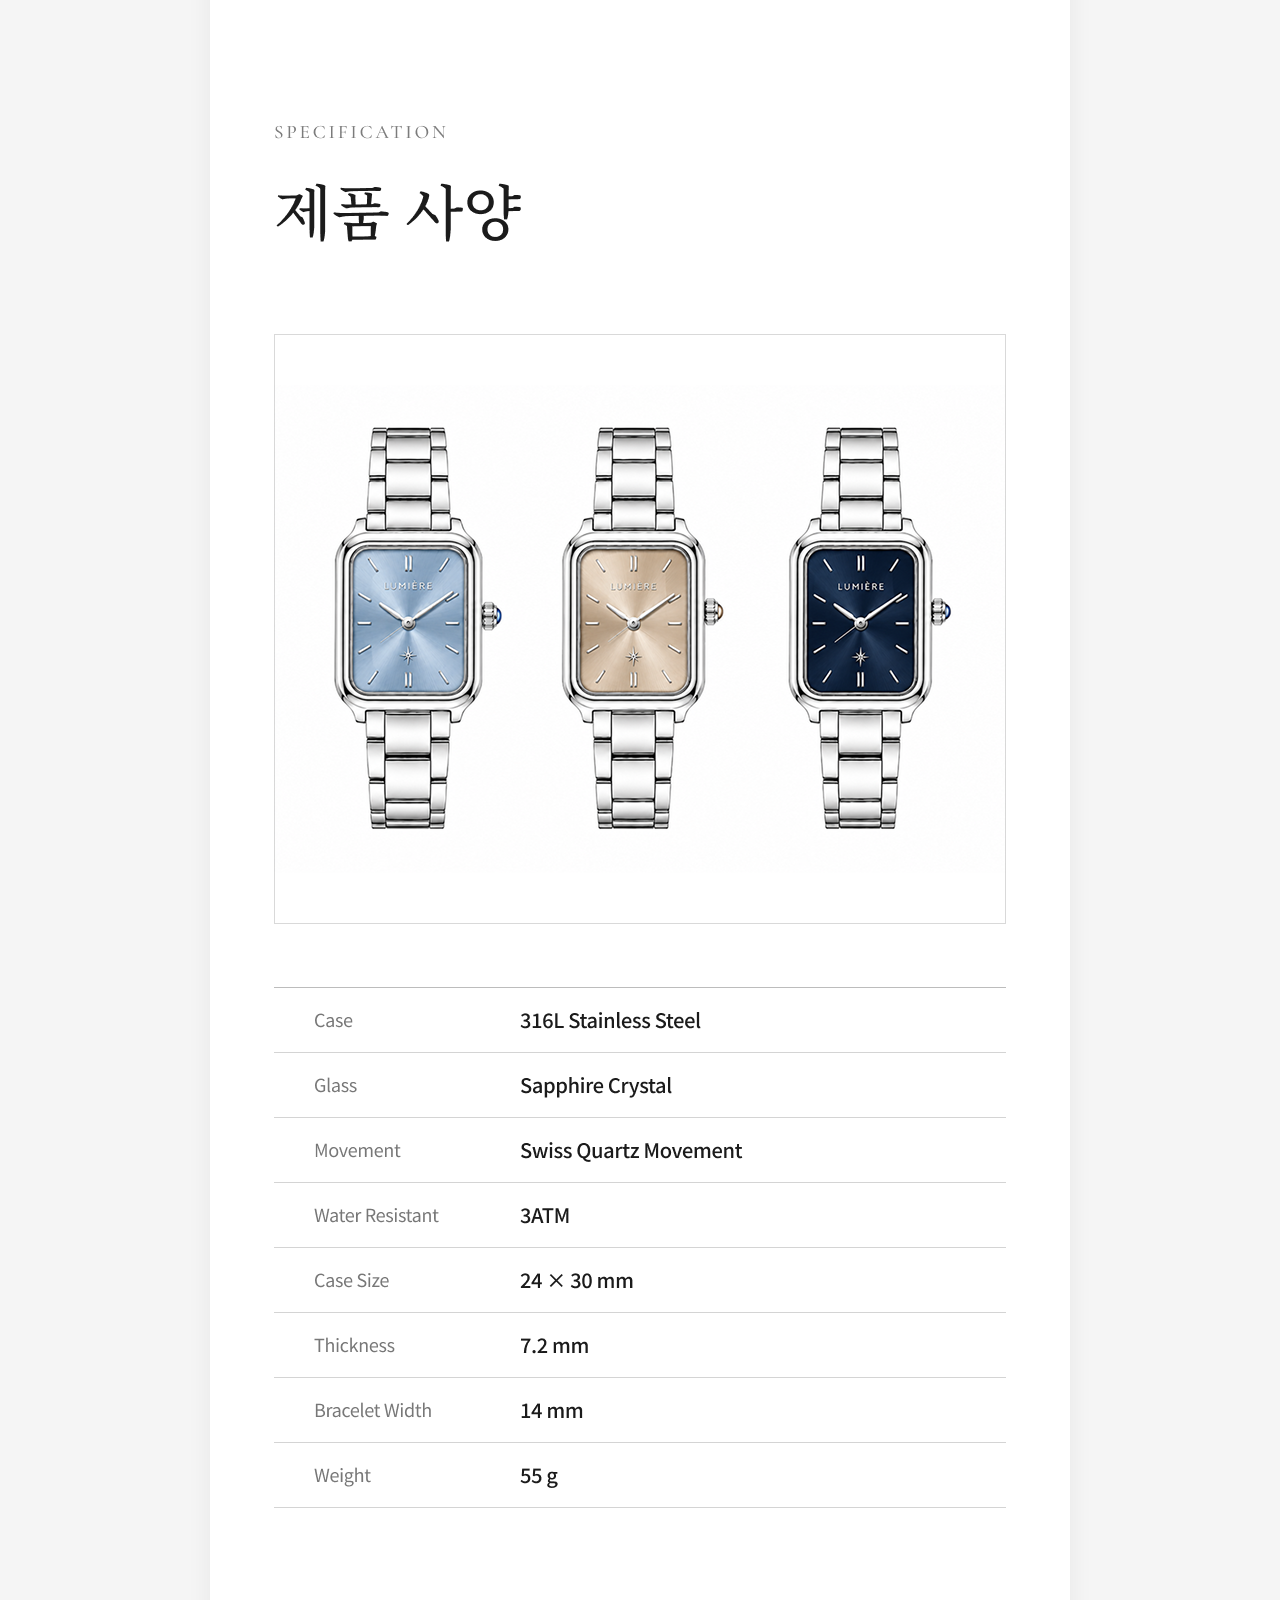
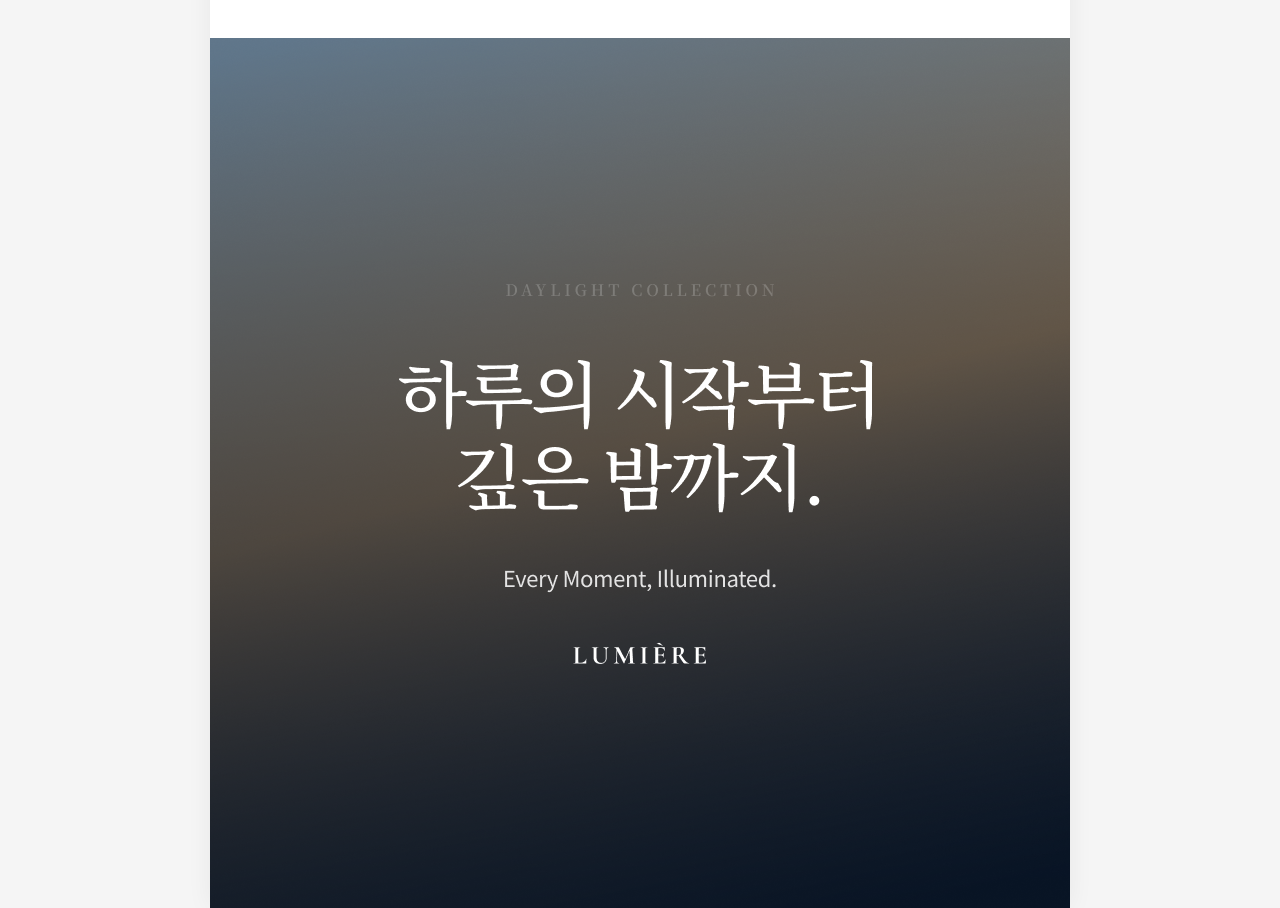
<file: LUMIERE/LUMIERE.html>
<!DOCTYPE html>
<html lang="ko">
  <head>
    <meta charset="UTF-8" />
    <meta name="viewport" content="width=device-width, initial-scale=1.0" />

    <title>LUMIÈRE DAYLIGHT COLLECTION Detail Page</title>

    <style>
      * {
        margin: 0;
        padding: 0;
        box-sizing: border-box;
      }

      html,
      body {
        width: 100%;
        min-height: 100%;
        background: #f5f5f5;
      }

      body {
        display: flex;
        justify-content: center;
      }

      .detail-wrap {
        width: 100%;
        max-width: 860px;
        margin: 0 auto;
        background: #fff;
        line-height: 0;
        box-shadow: 0 0 24px rgba(0, 0, 0, 0.06);
      }

      .detail-wrap img {
        display: block;
        width: 100%;
        height: auto;
        margin: 0;
        padding: 0;
      }

      @media (max-width: 860px) {
        .detail-wrap {
          max-width: 100%;
          box-shadow: none;
        }
      }
    </style>
  </head>

  <body>
    <main class="detail-wrap">
      <img src="./images/01.Hero.png" alt="AVELORA Detail Page 01" />
      <img src="./images/02.Brand Story.png" alt="AVELORA Detail Page 02" />
      <img src="./images/03.color.png" alt="AVELORA Detail Page 03" />
      <img src="./images/04.color-morning.png" alt="AVELORA Detail Page 04" />
      <img src="./images/05.color-Golden Hour.png" alt="AVELORA Detail Page 05" />
      <img src="./images/06.color-Nightfall.png" alt="AVELORA Detail Page 06" />
      <img src="./images/07.Details.png" alt="AVELORA Detail Page 07" />
      <img src="./images/08.Materials.png" alt="AVELORA Detail Page 08" />
      <img src="./images/09.Package.png" alt="AVELORA Detail Page 09" />
      <img src="./images/10.Gallery.png" alt="AVELORA Detail Page 10" />
      <img src="./images/11.Specification.png" alt="AVELORA Detail Page 11" />
      <img src="./images/12.footer.png" alt="AVELORA Detail Page 12" />
      

      

    </main>
  </body>
</html>
</file>
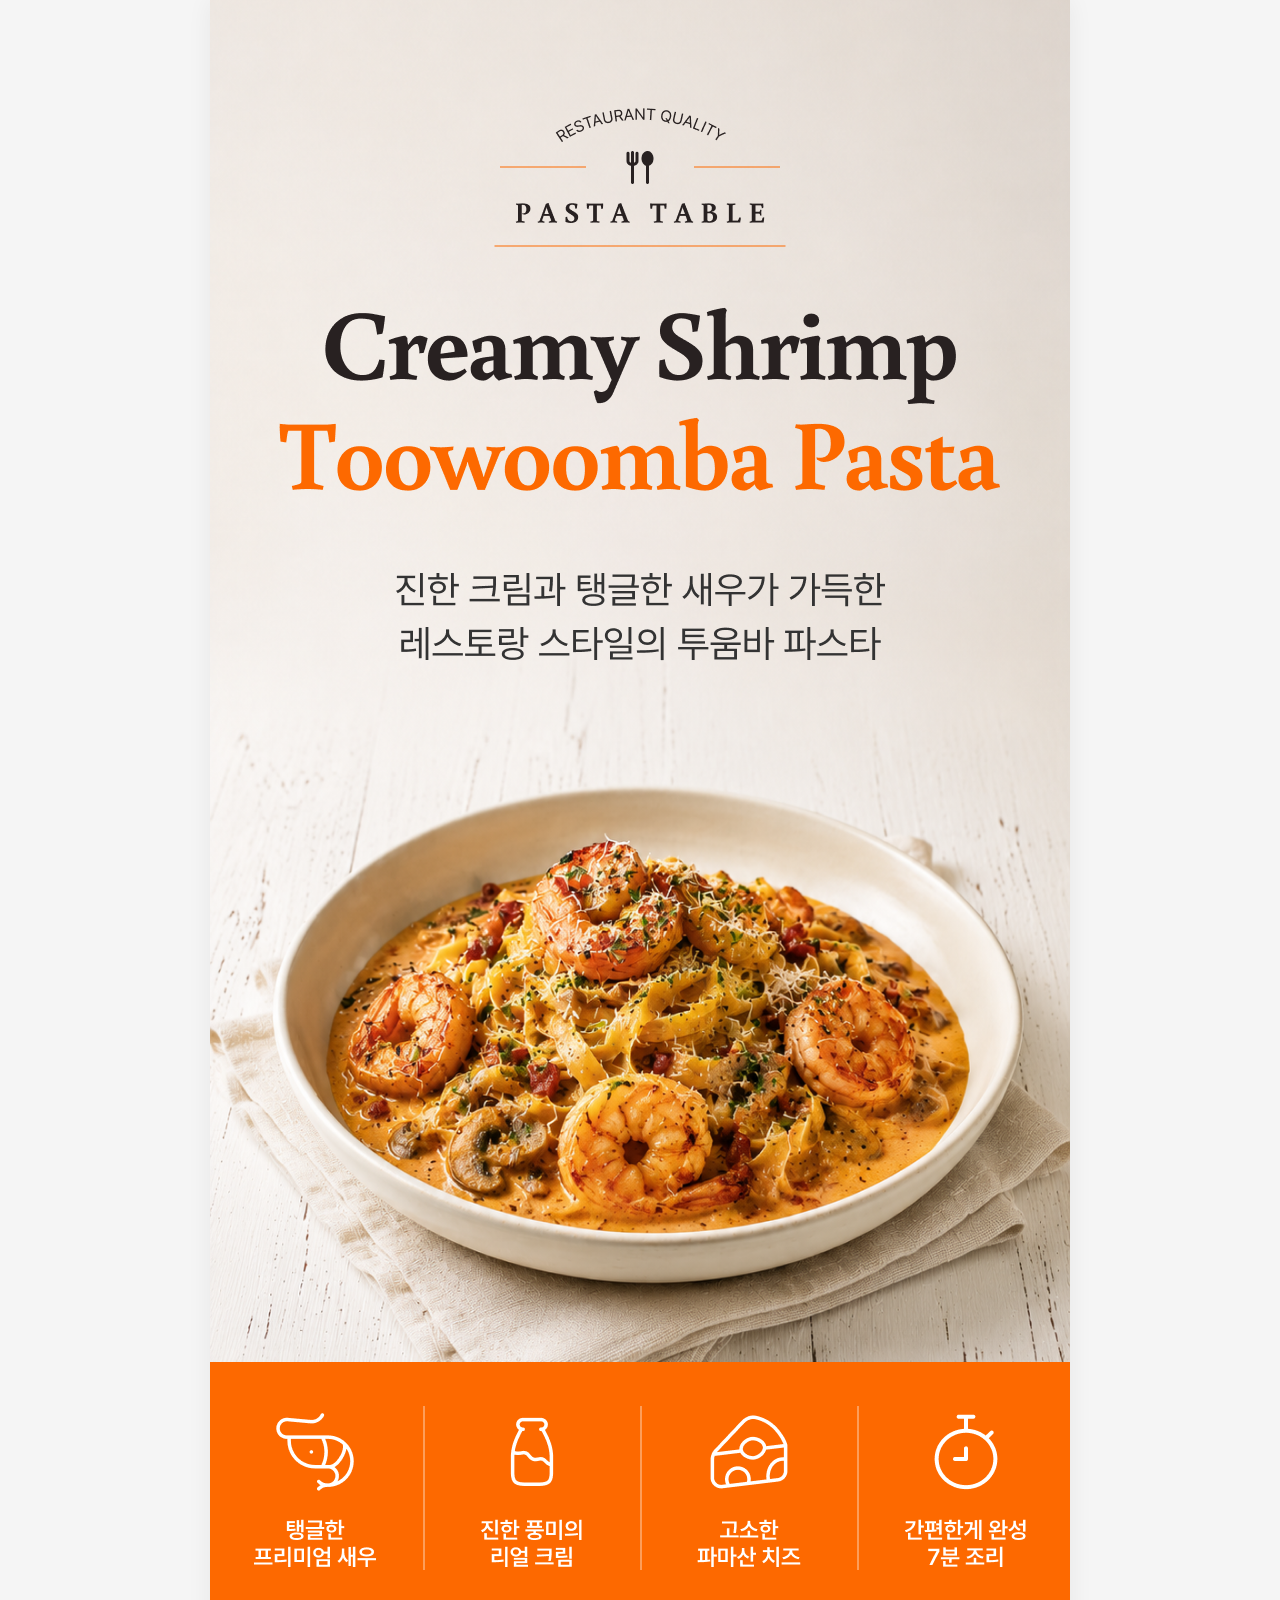
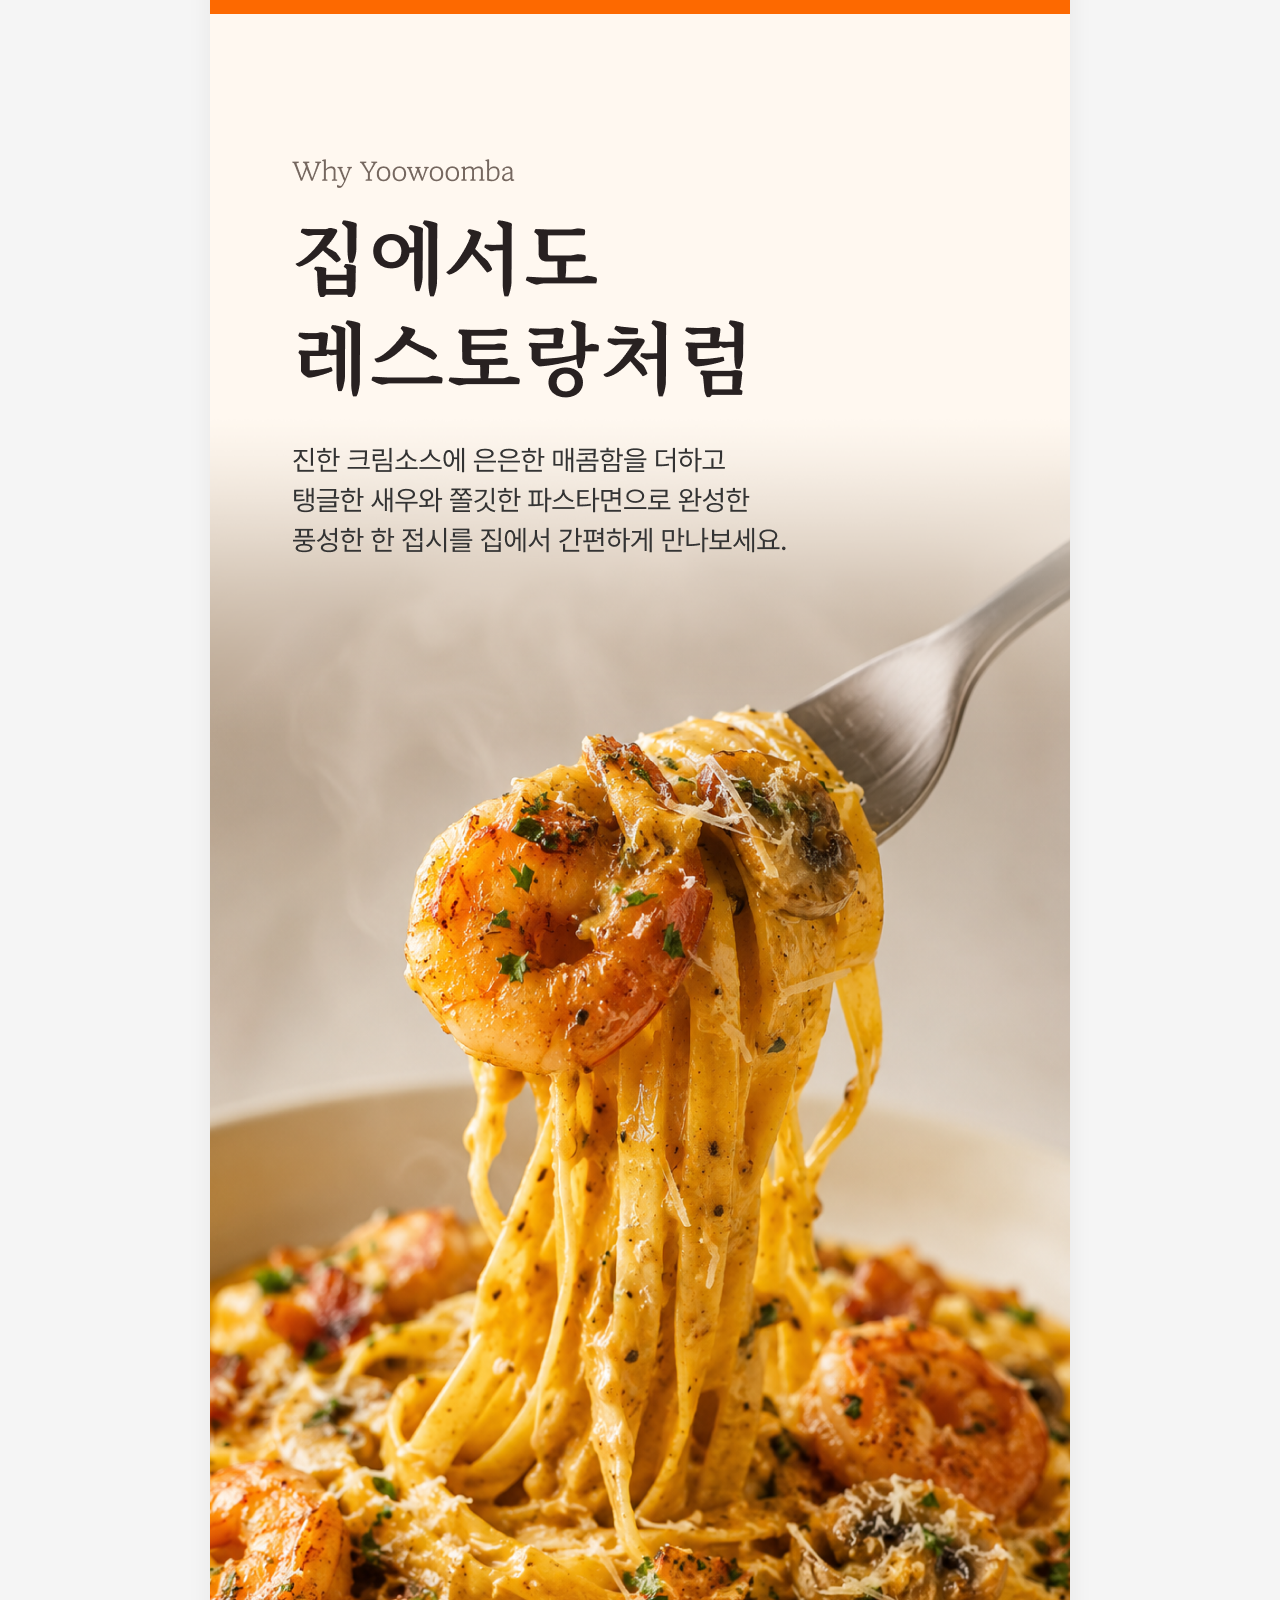
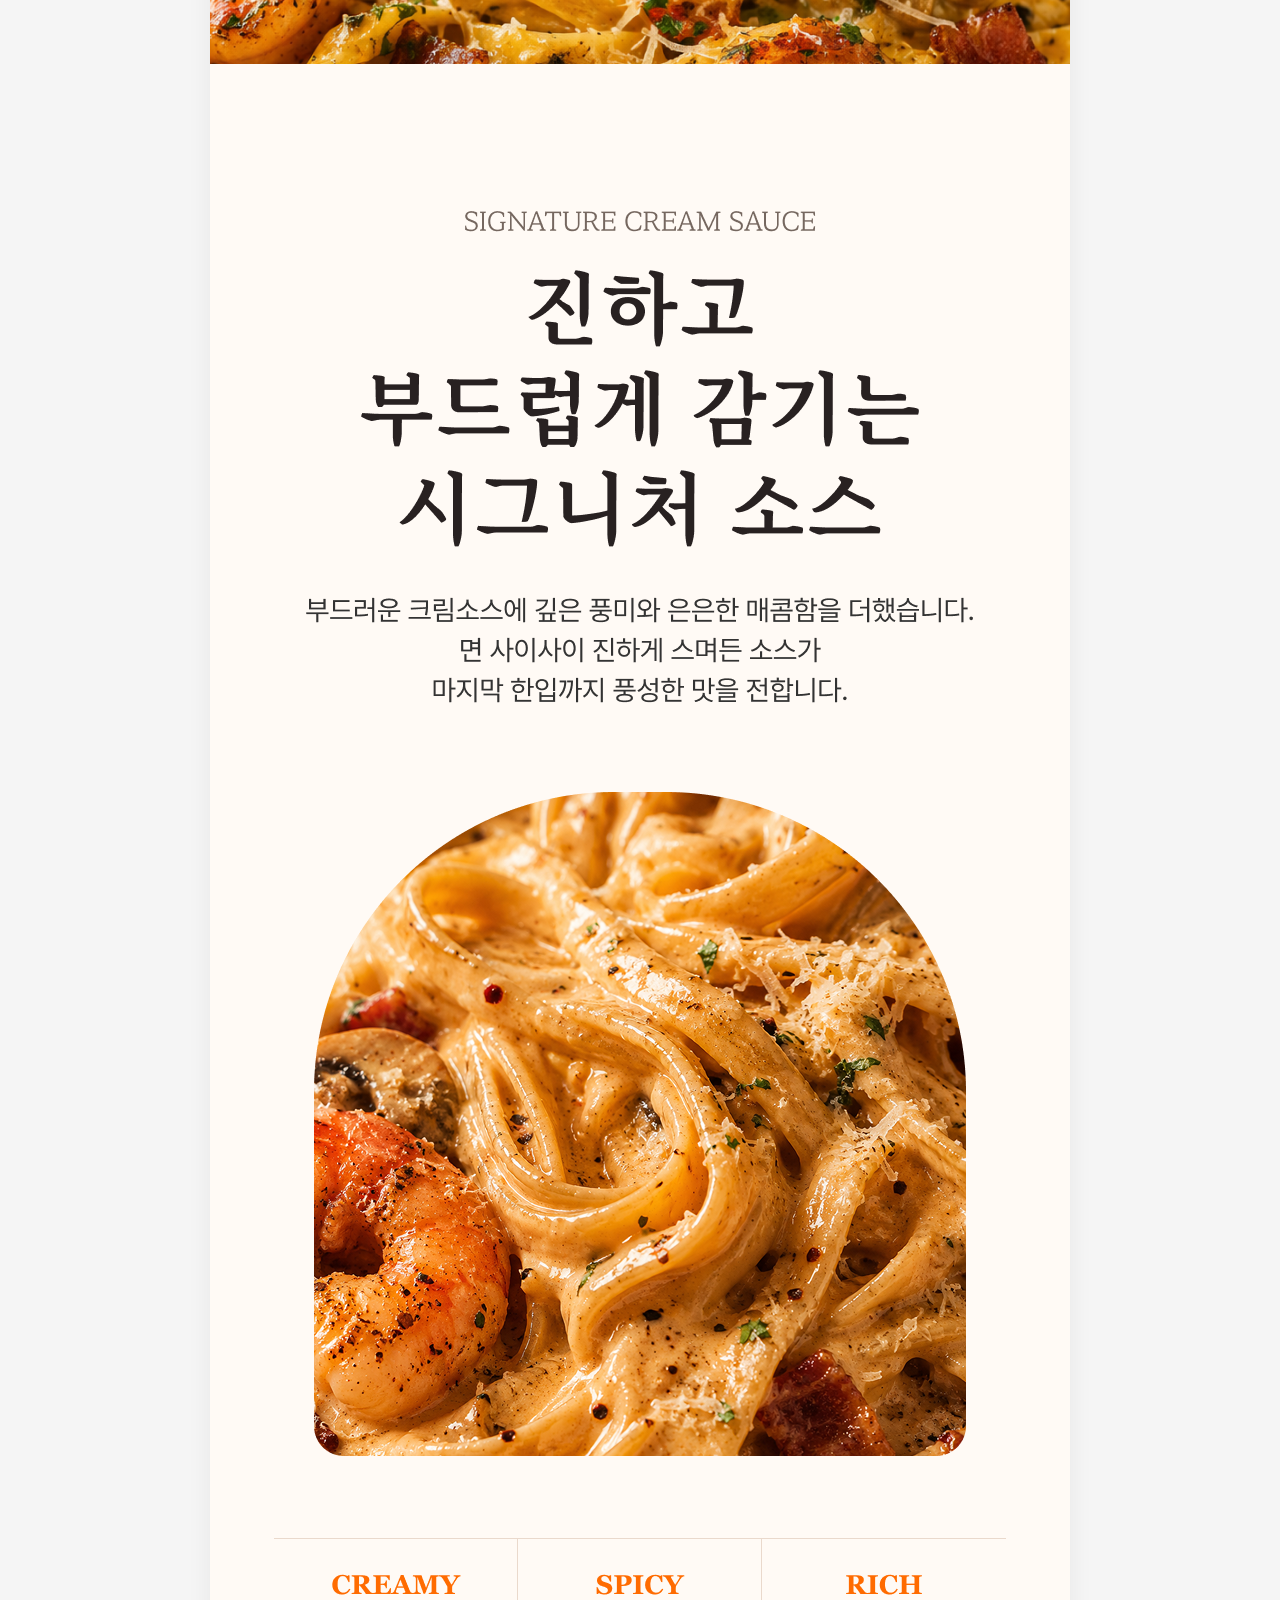
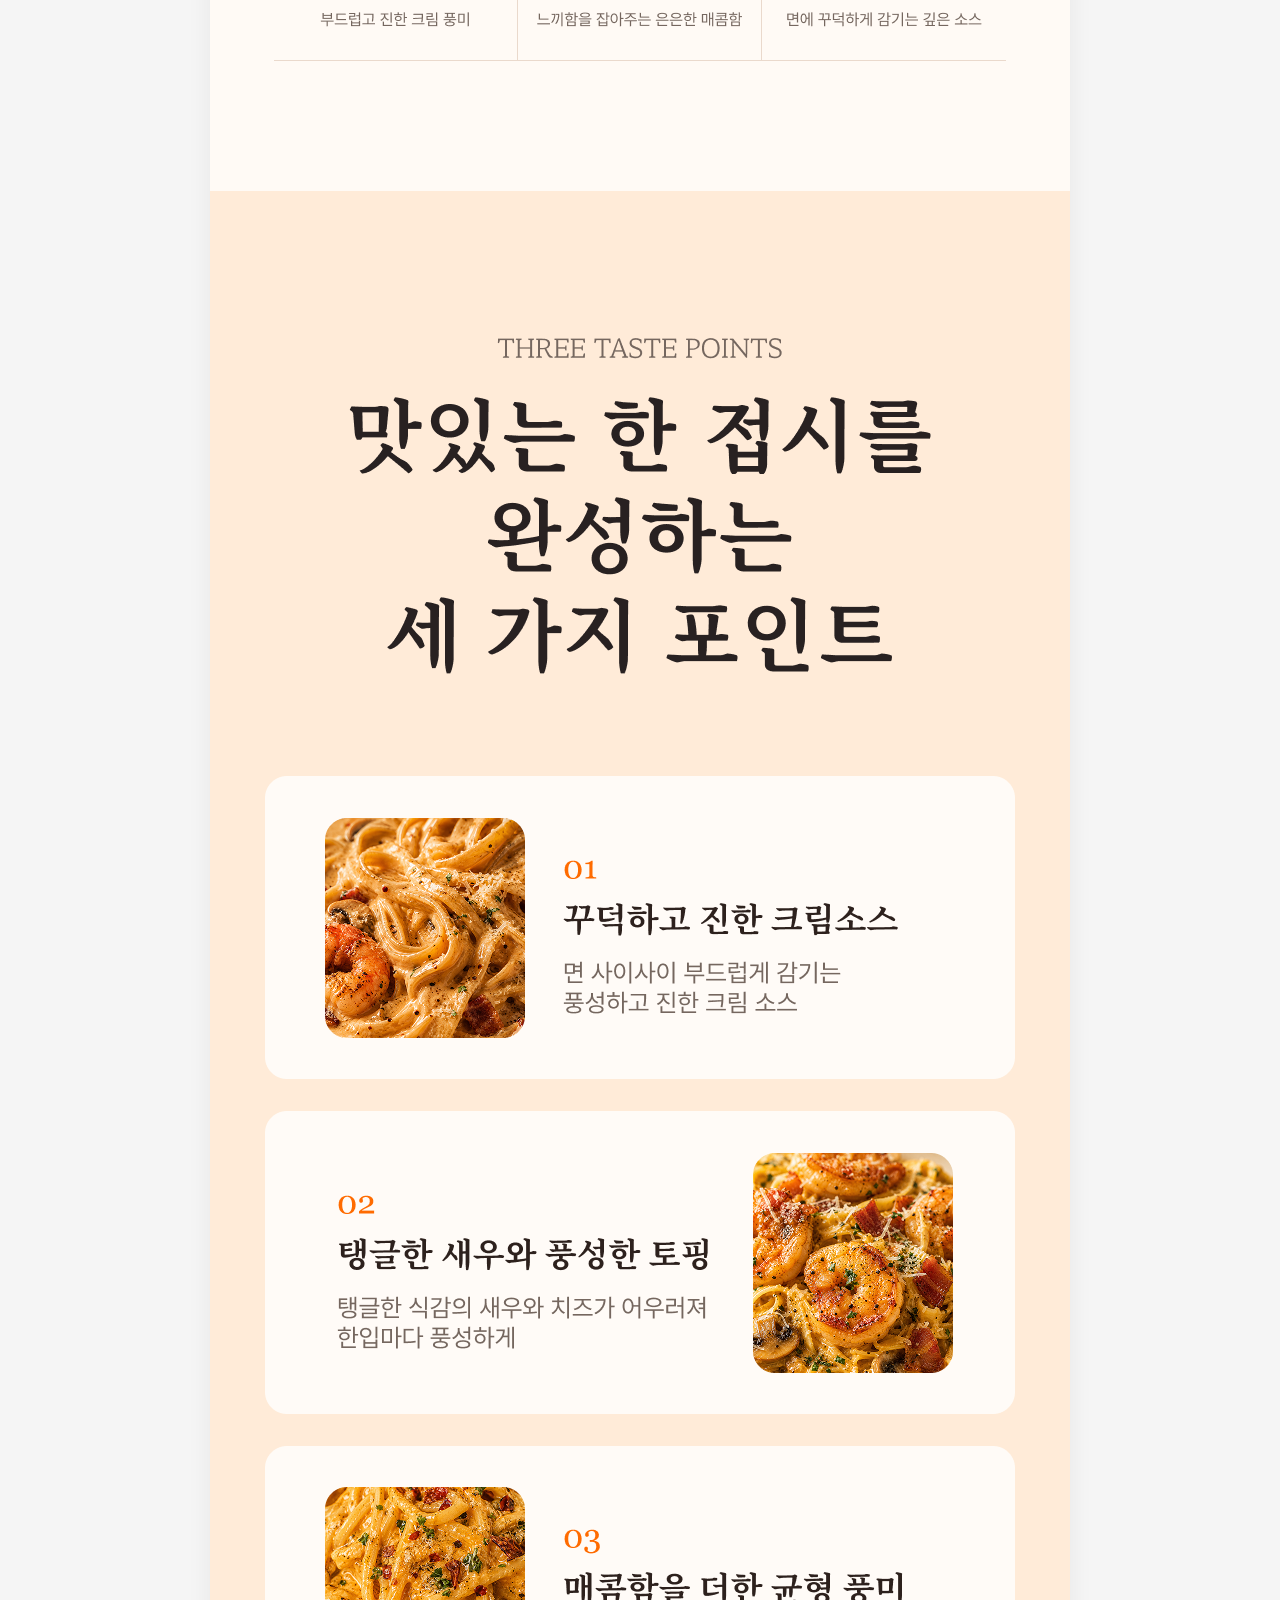
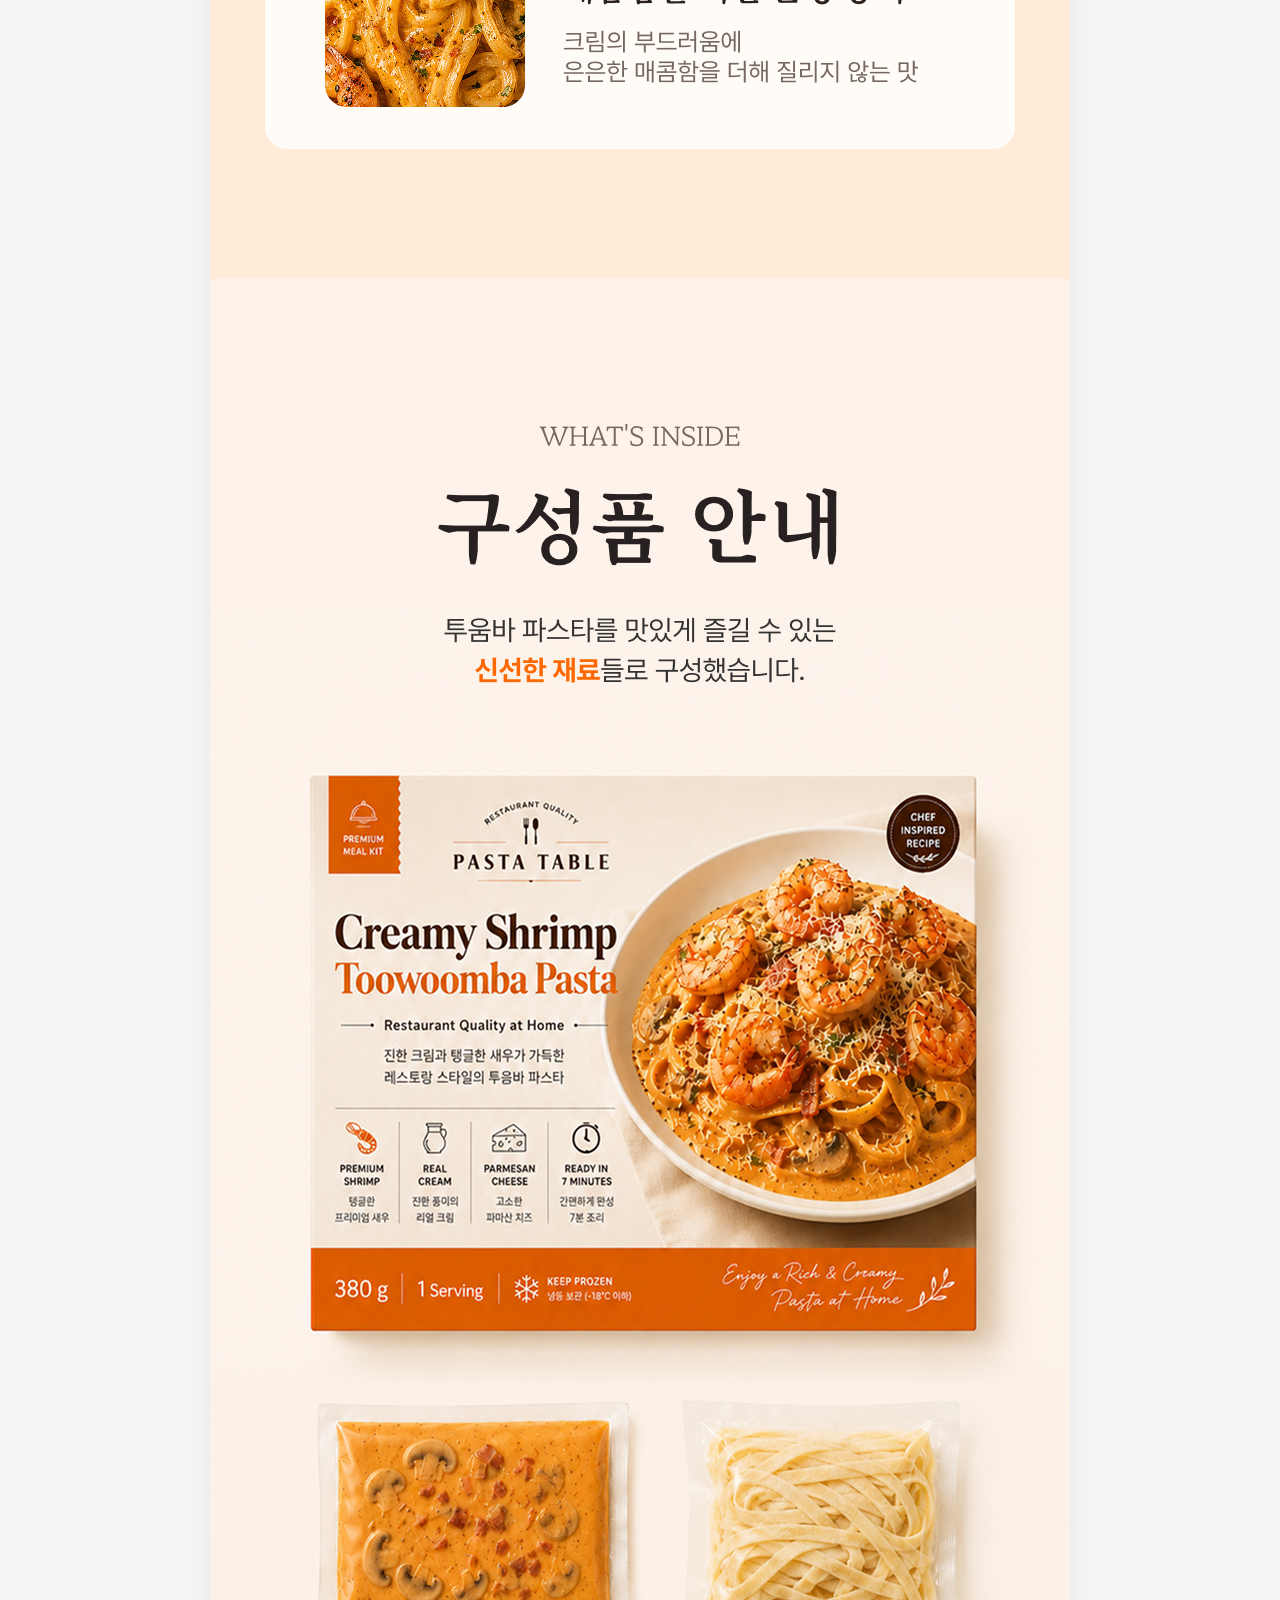
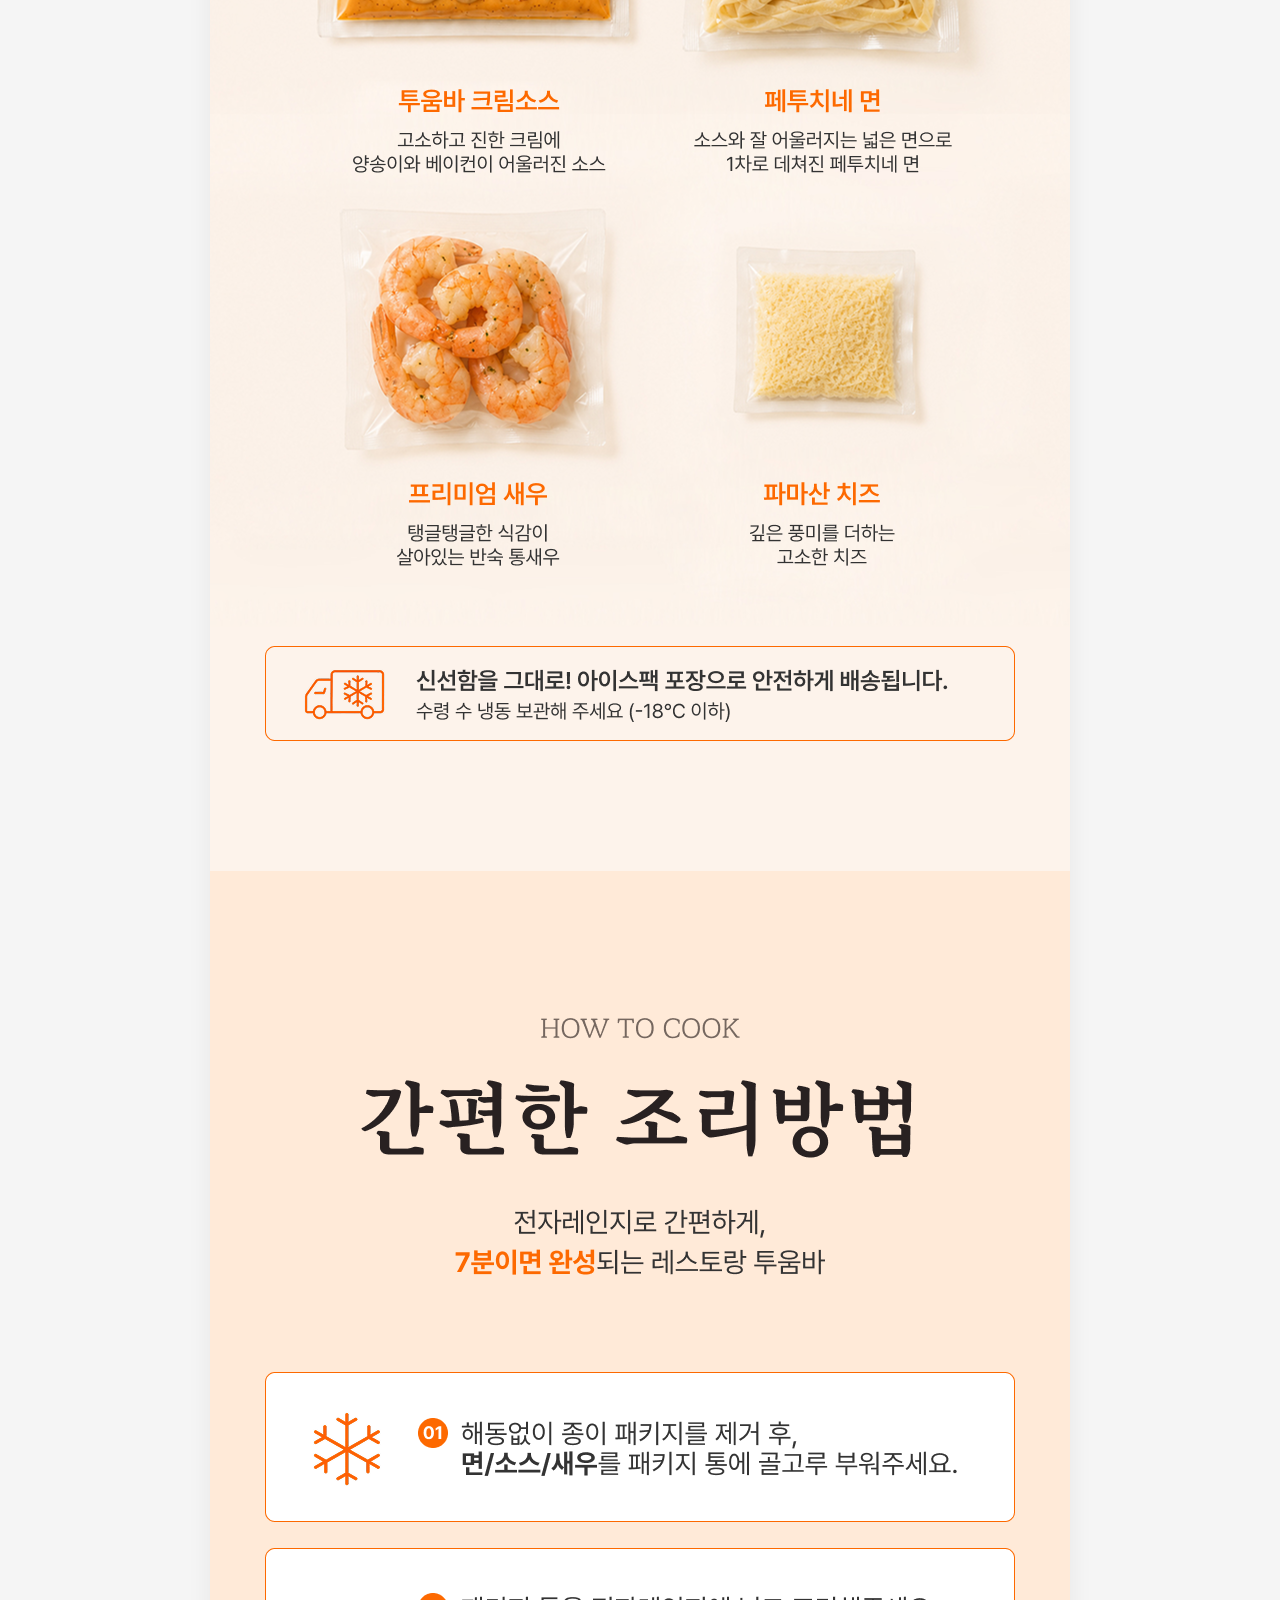
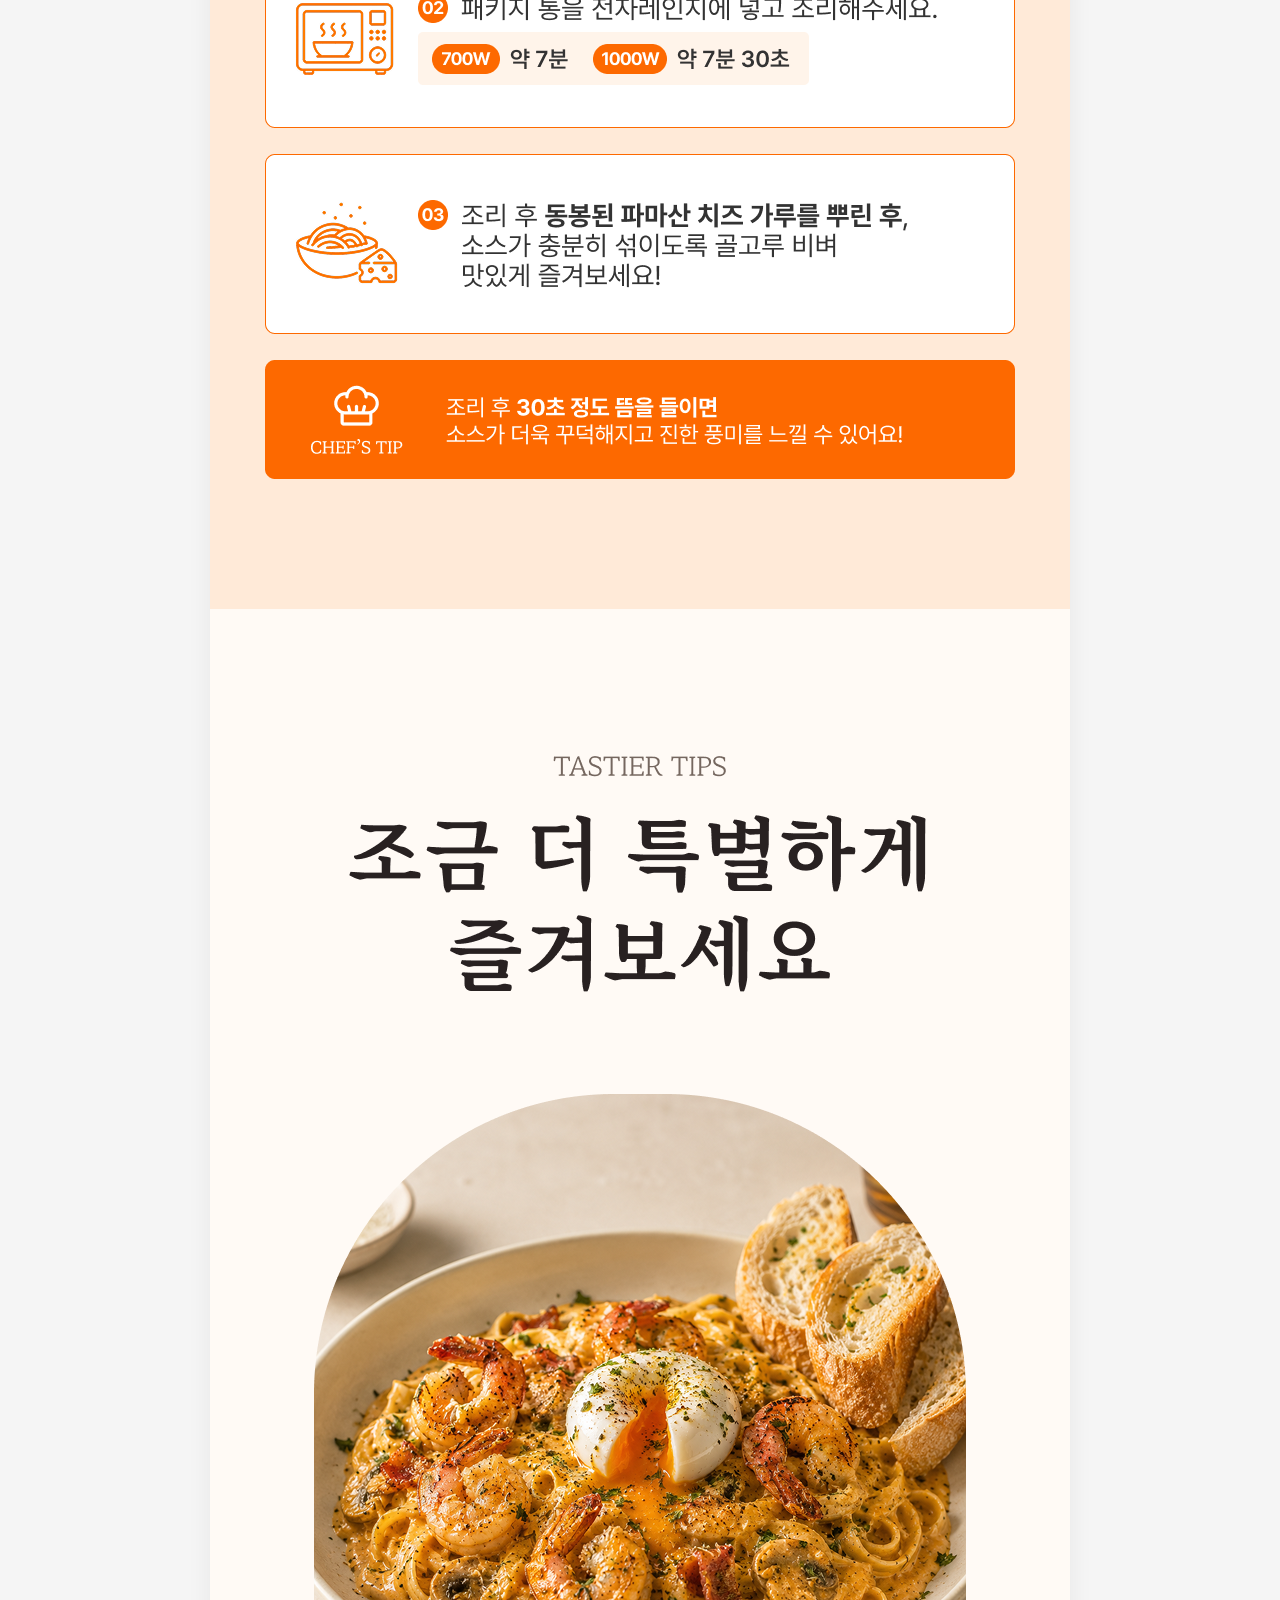
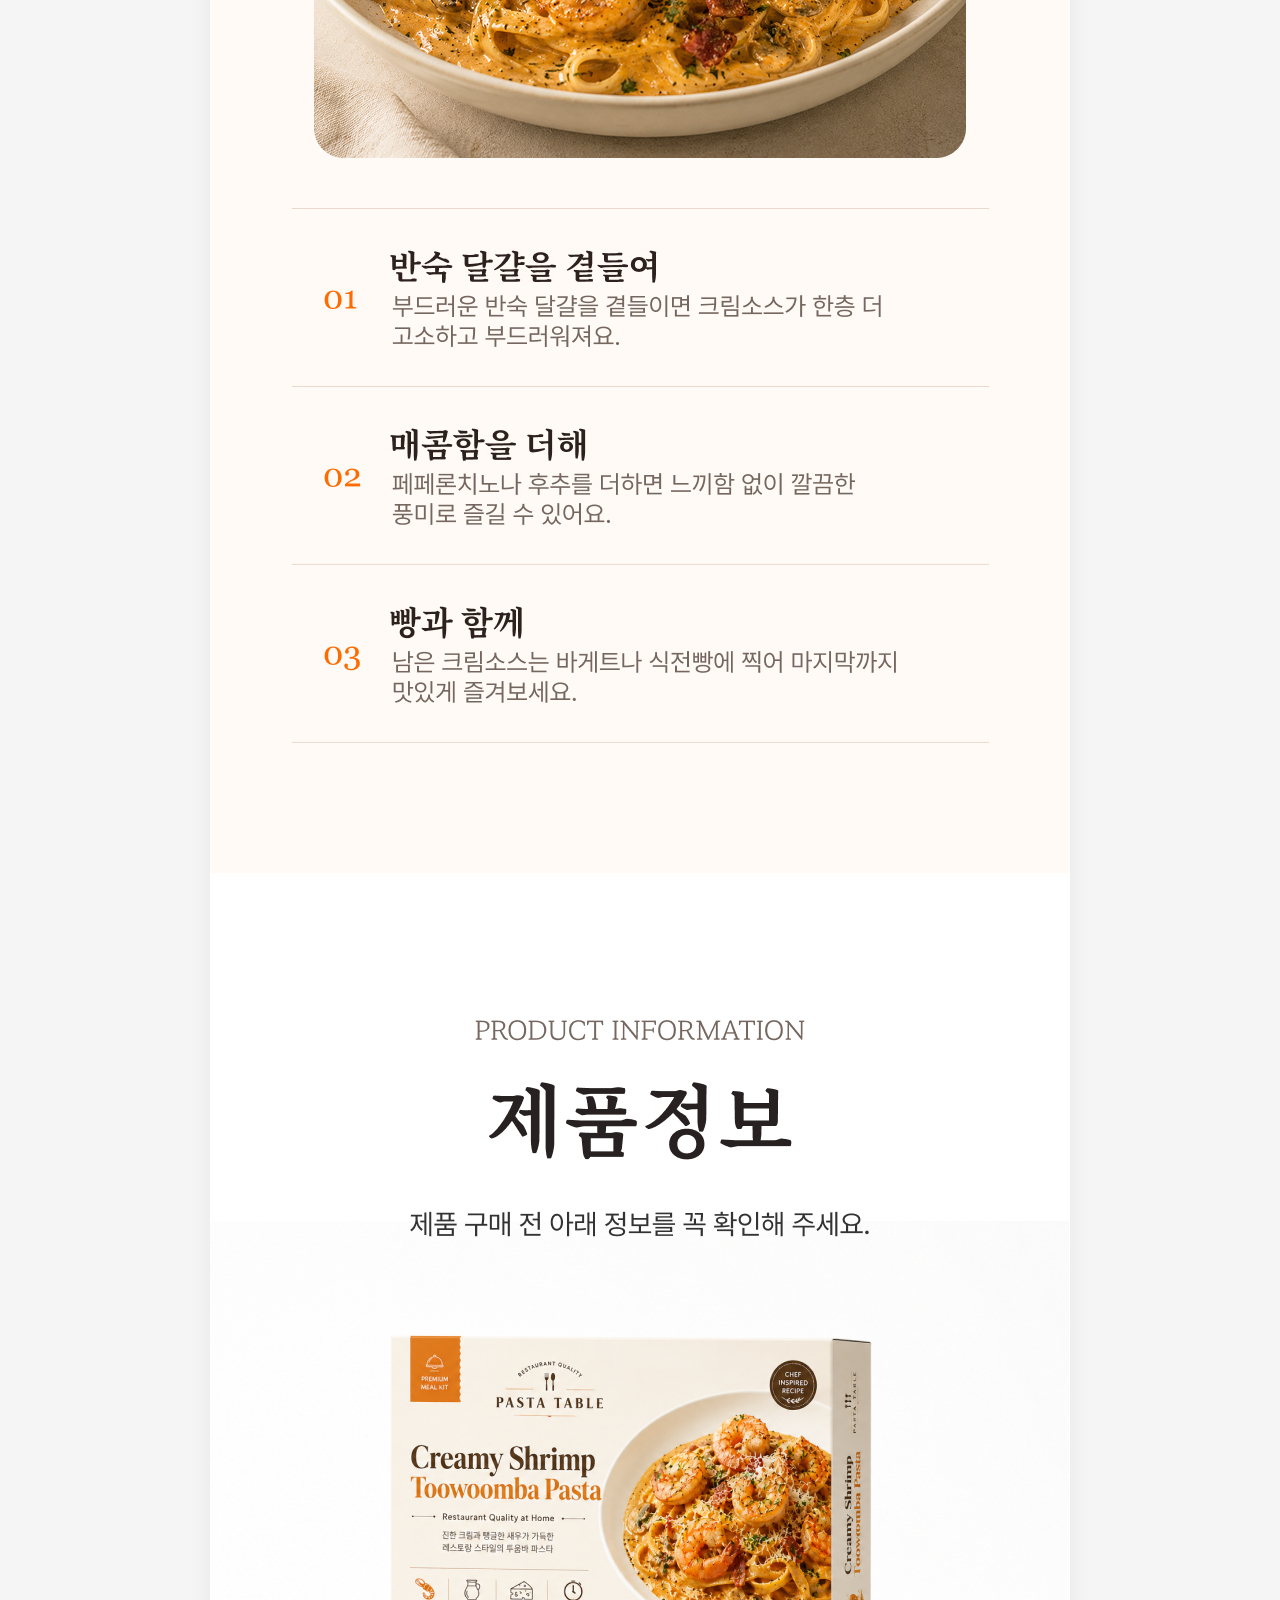
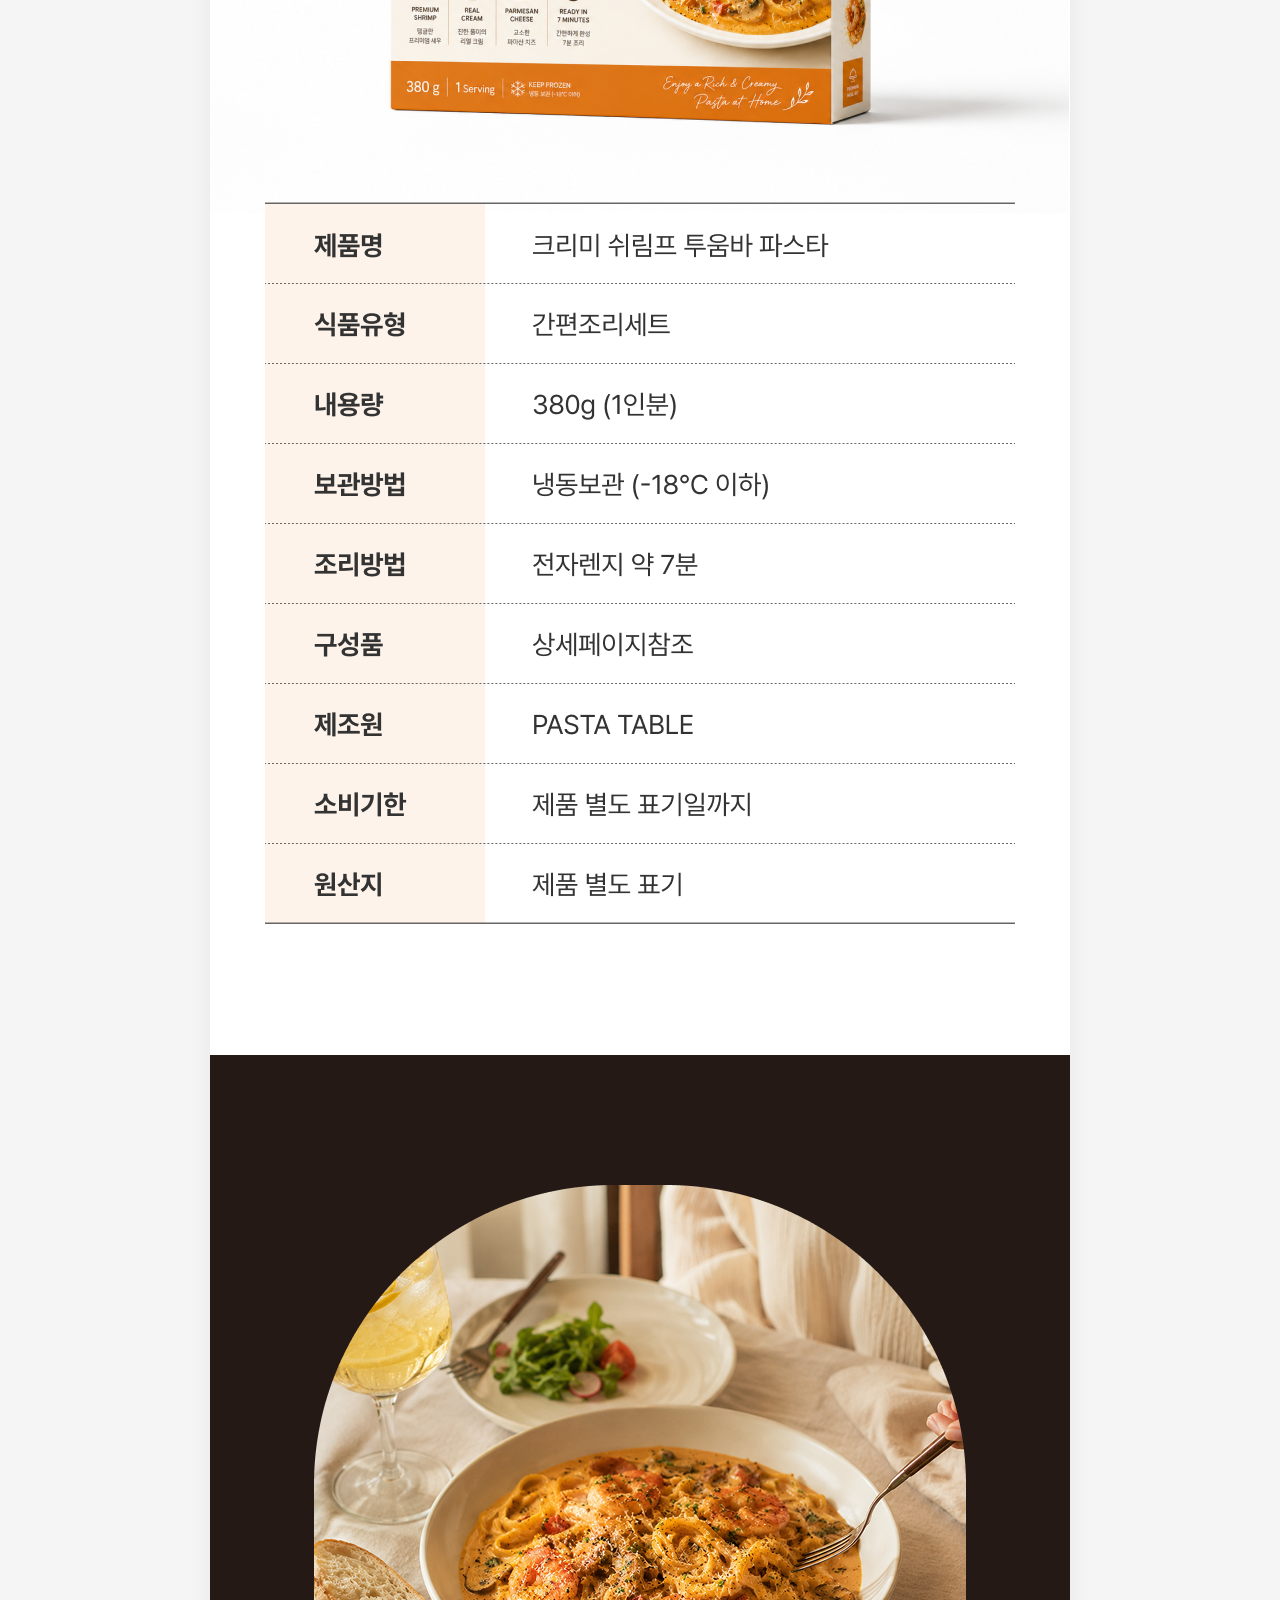
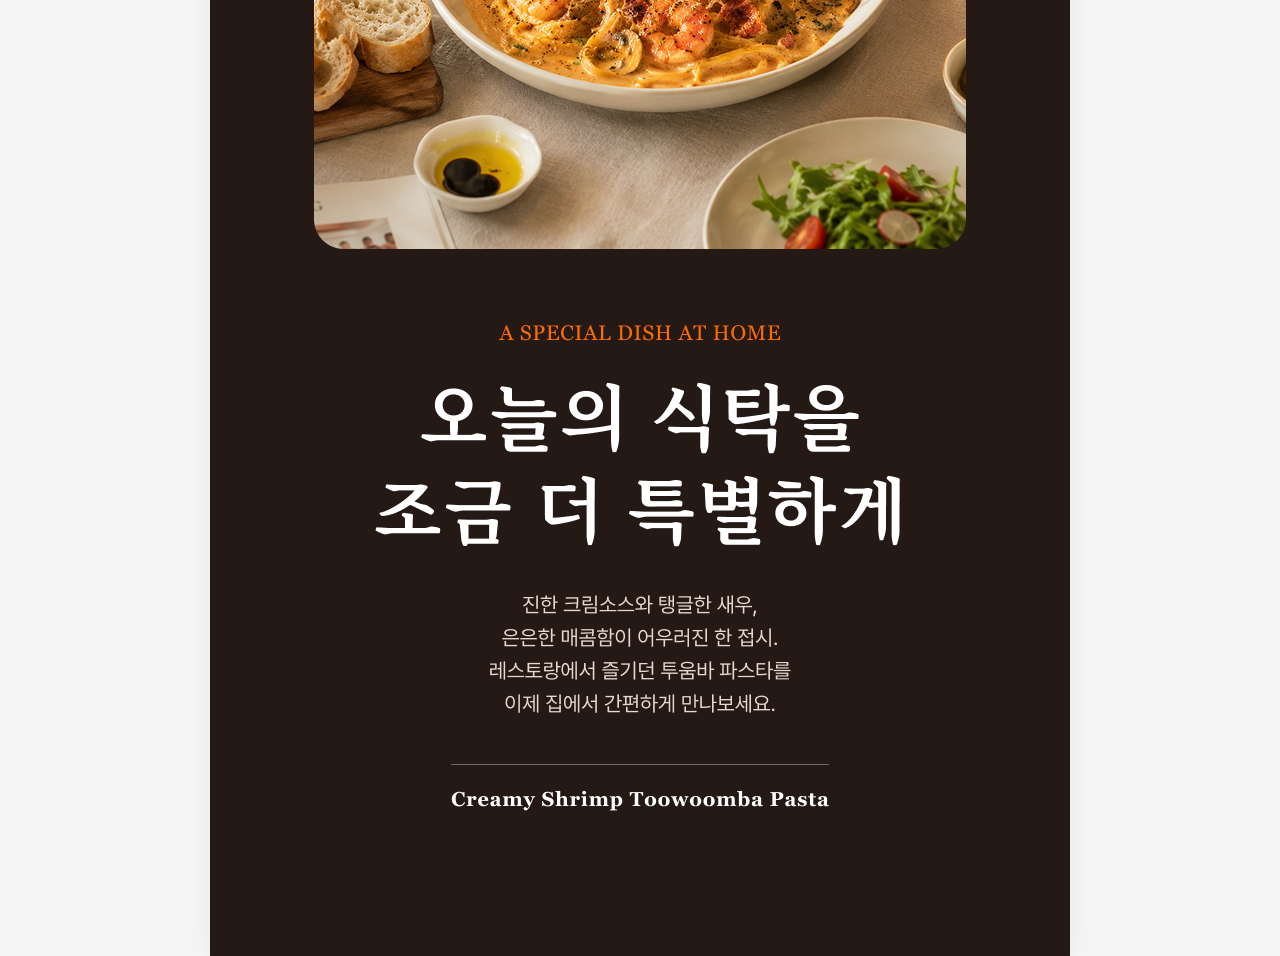
<file: TOOWOOMBA/TOOWOOMBA.html>
<!DOCTYPE html>
<html lang="ko">
  <head>
    <meta charset="UTF-8" />
    <meta name="viewport" content="width=device-width, initial-scale=1.0" />

    <title>AVELORA HYDRA AQUA SUN CREAM Detail Page</title>

    <style>
      * {
        margin: 0;
        padding: 0;
        box-sizing: border-box;
      }

      html,
      body {
        width: 100%;
        min-height: 100%;
        background: #f5f5f5;
      }

      body {
        display: flex;
        justify-content: center;
      }

      .detail-wrap {
        width: 100%;
        max-width: 860px;
        margin: 0 auto;
        background: #fff;
        line-height: 0;
        box-shadow: 0 0 24px rgba(0, 0, 0, 0.06);
      }

      .detail-wrap img {
        display: block;
        width: 100%;
        height: auto;
        margin: 0;
        padding: 0;
      }

      @media (max-width: 860px) {
        .detail-wrap {
          max-width: 100%;
          box-shadow: none;
        }
      }
    </style>
  </head>

  <body>
    <main class="detail-wrap">
      <img src="./images/01 Main.png" alt="TOOWOOMBA Detail Page 01" />
      <img src="./images/02 Why.png" alt="TOOWOOMBA Detail Page 02" />
      <img src="./images/03 SAUCE.png" alt="TOOWOOMBA Detail Page 03" />
      <img src="./images/04 POINTS.png" alt="TOOWOOMBA Detail Page 04" />
      <img src="./images/05 Inside.png" alt="TOOWOOMBA Detail Page 05" />
      <img src="./images/06 HOW TO COOK.png" alt="TOOWOOMBA Detail Page 06" />
      <img src="./images/07 TASTIER TIPS.png" alt="TOOWOOMBA Detail Page 07" />
      <img src="./images/08 PRODUCT INFORMATION.png" alt="TOOWOOMBA Detail Page 08" />
      <img src="./images/09 Last.png" alt="TOOWOOMBA Detail Page 09" />

    </main>
  </body>
</html>
</file>
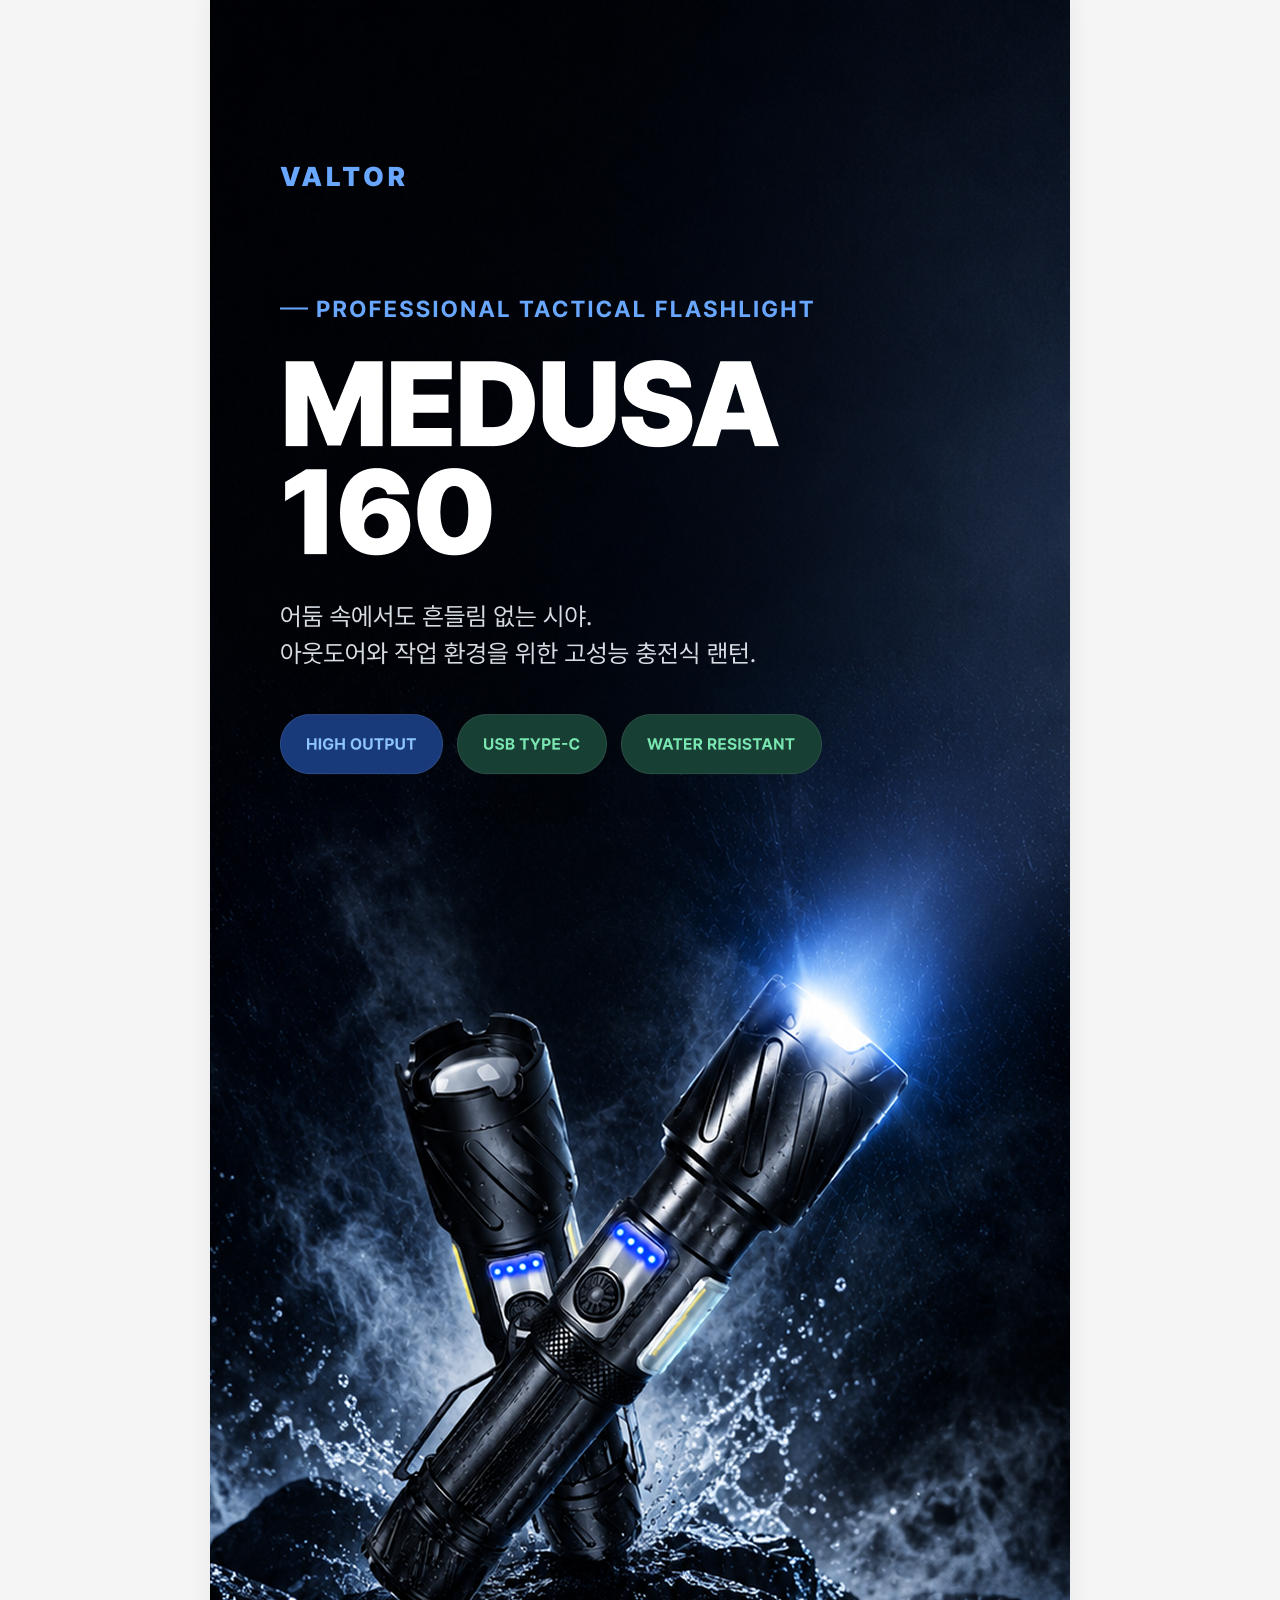
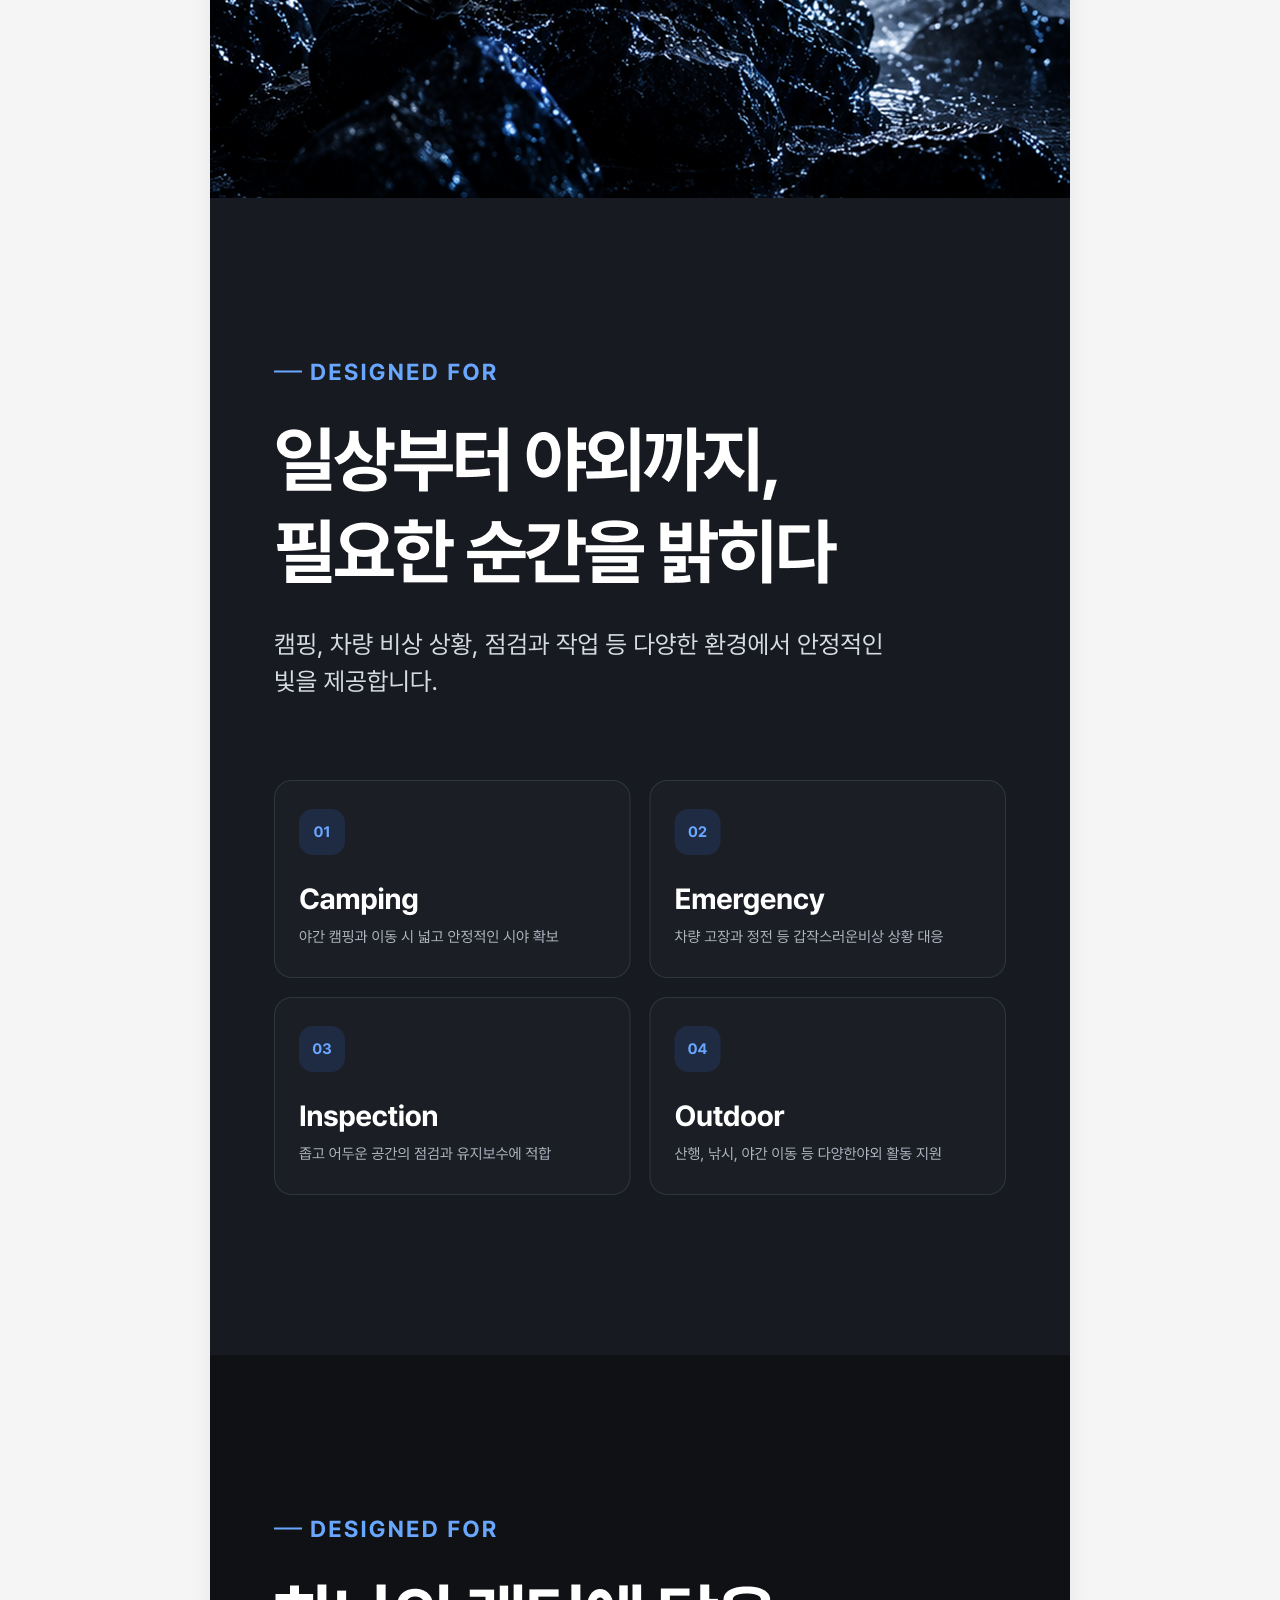
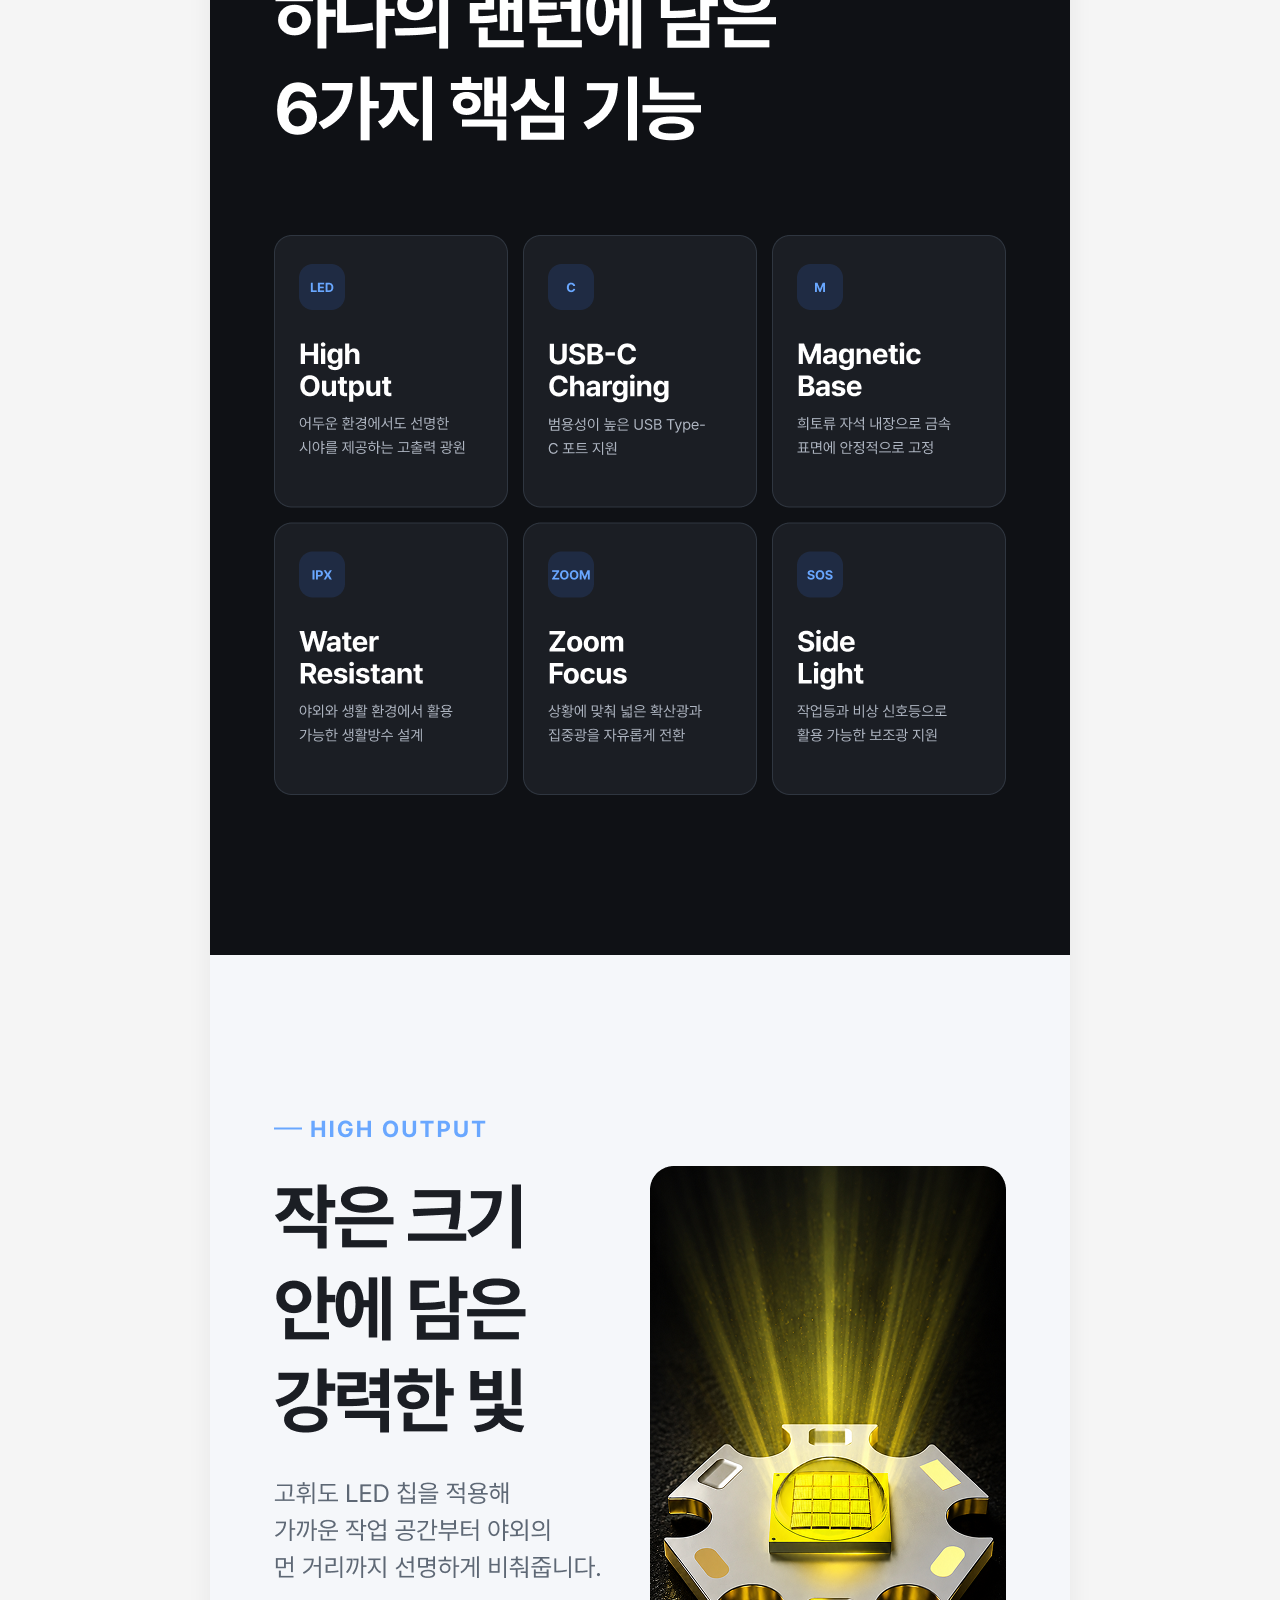
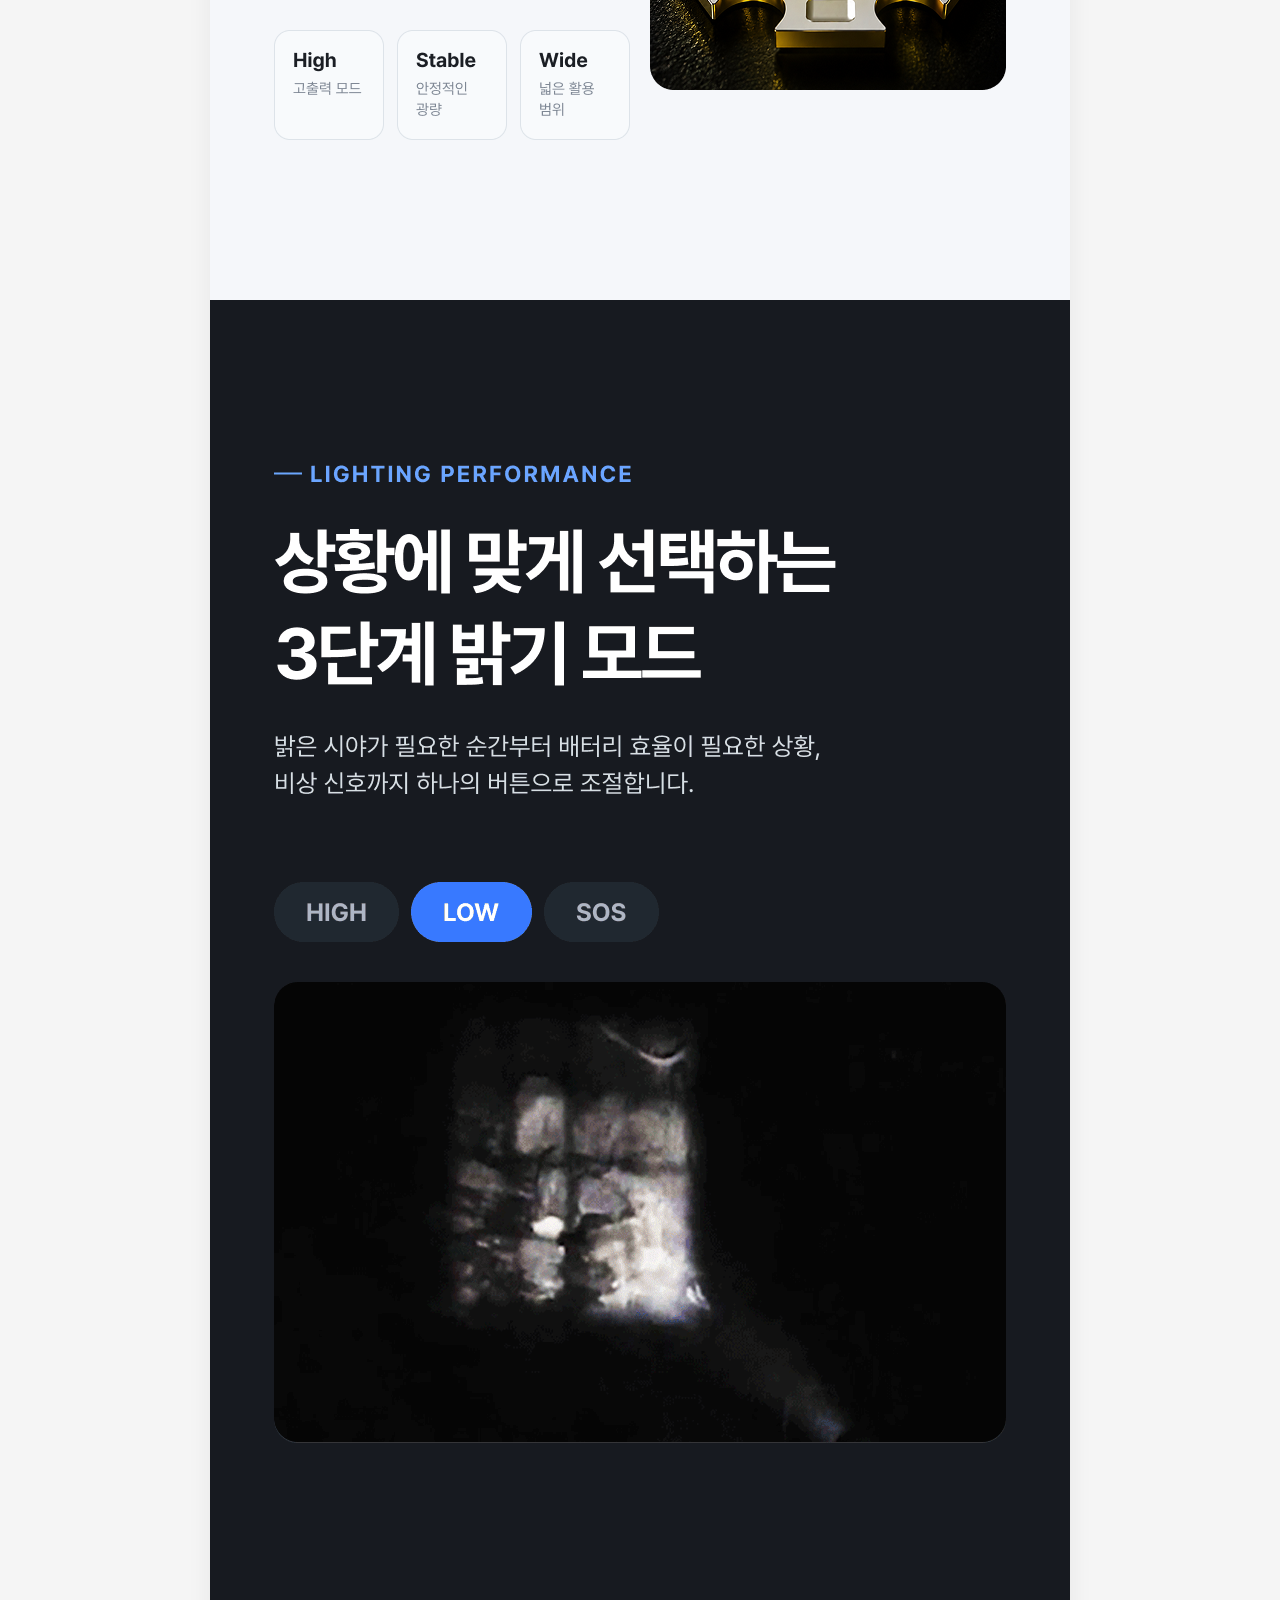
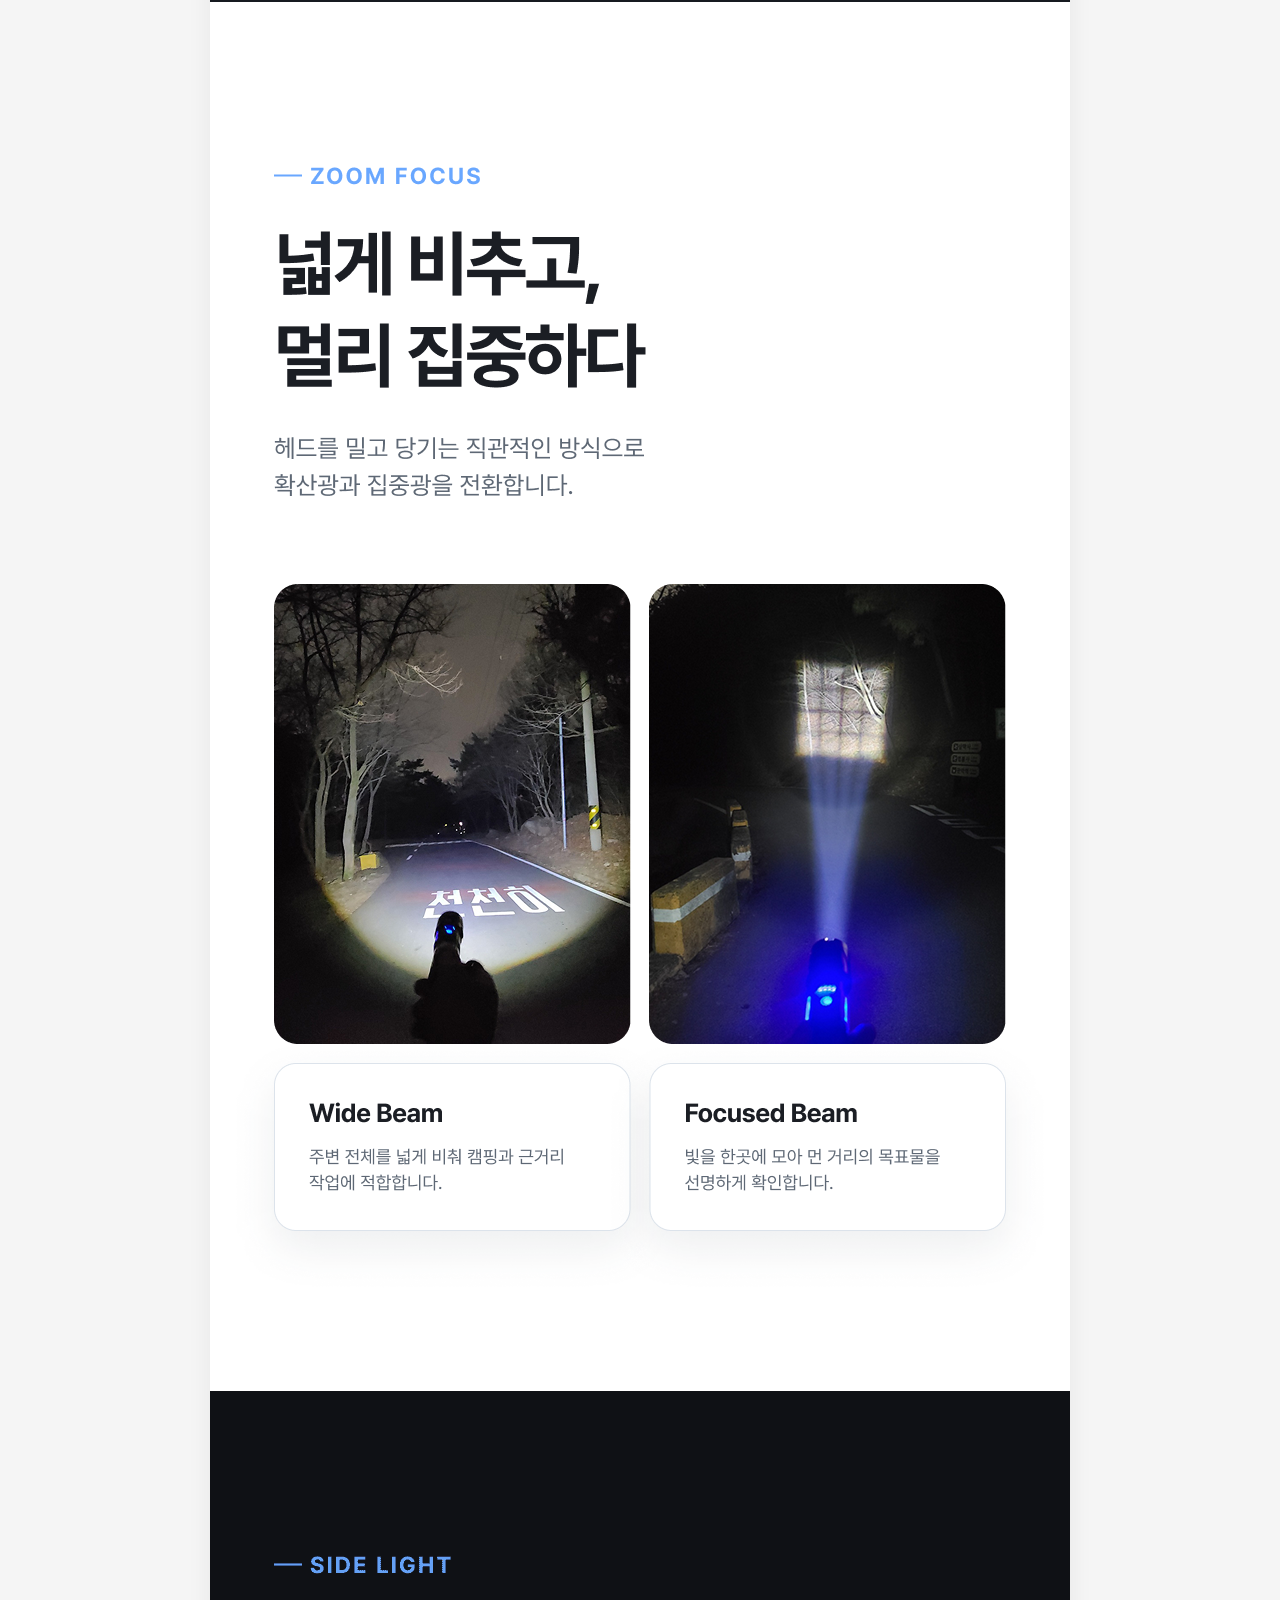
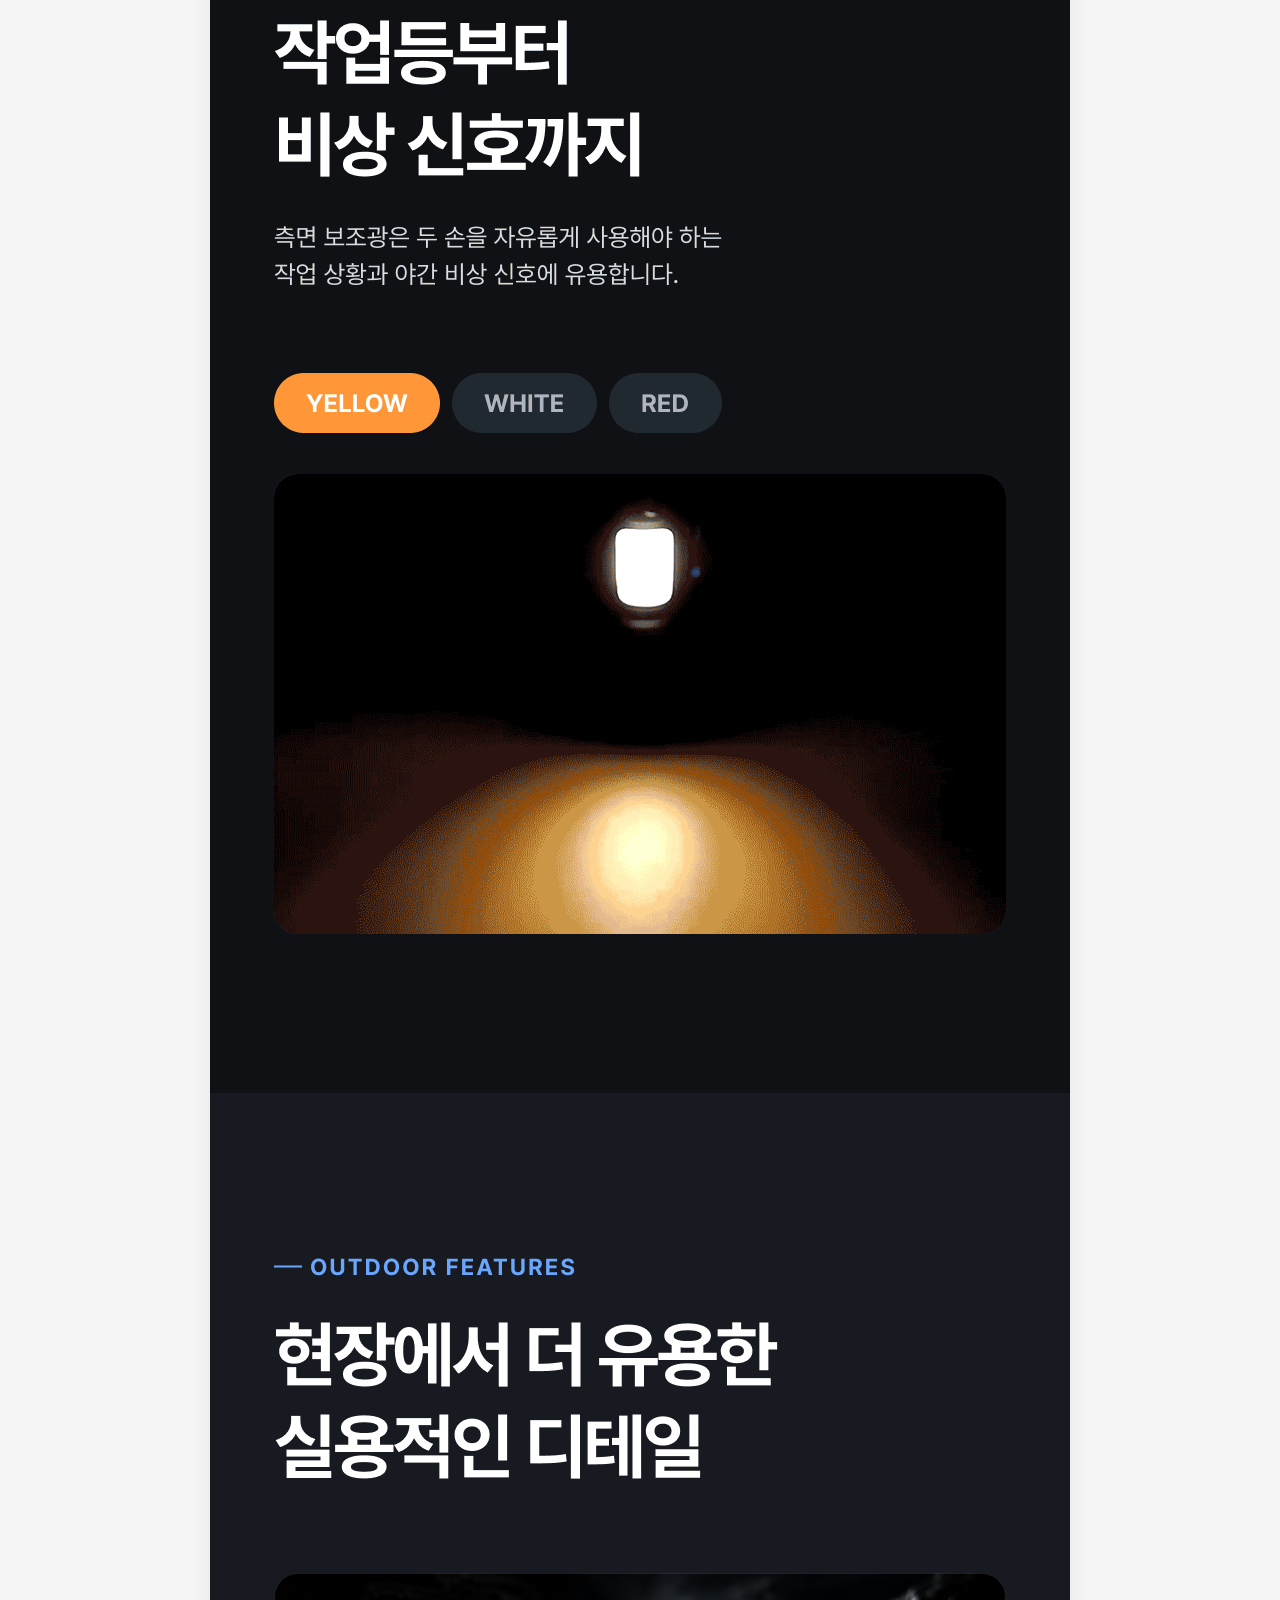
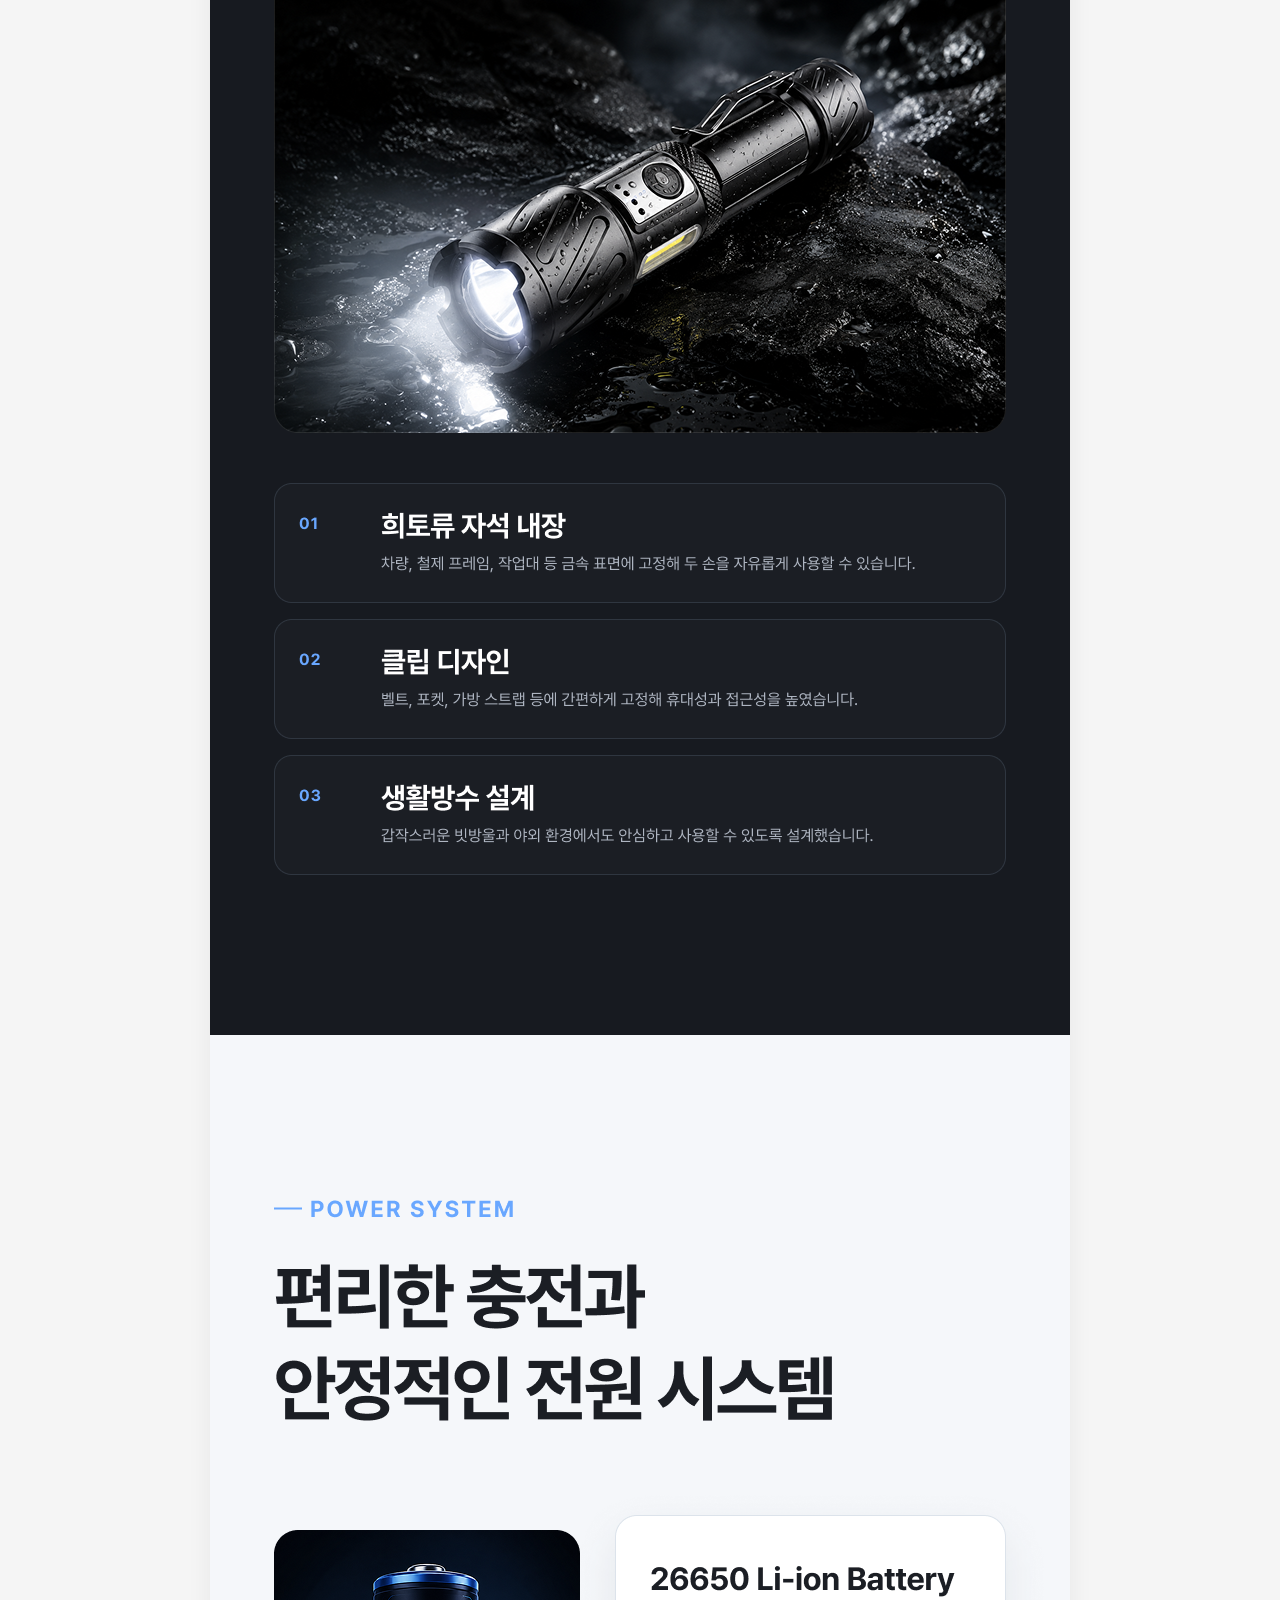
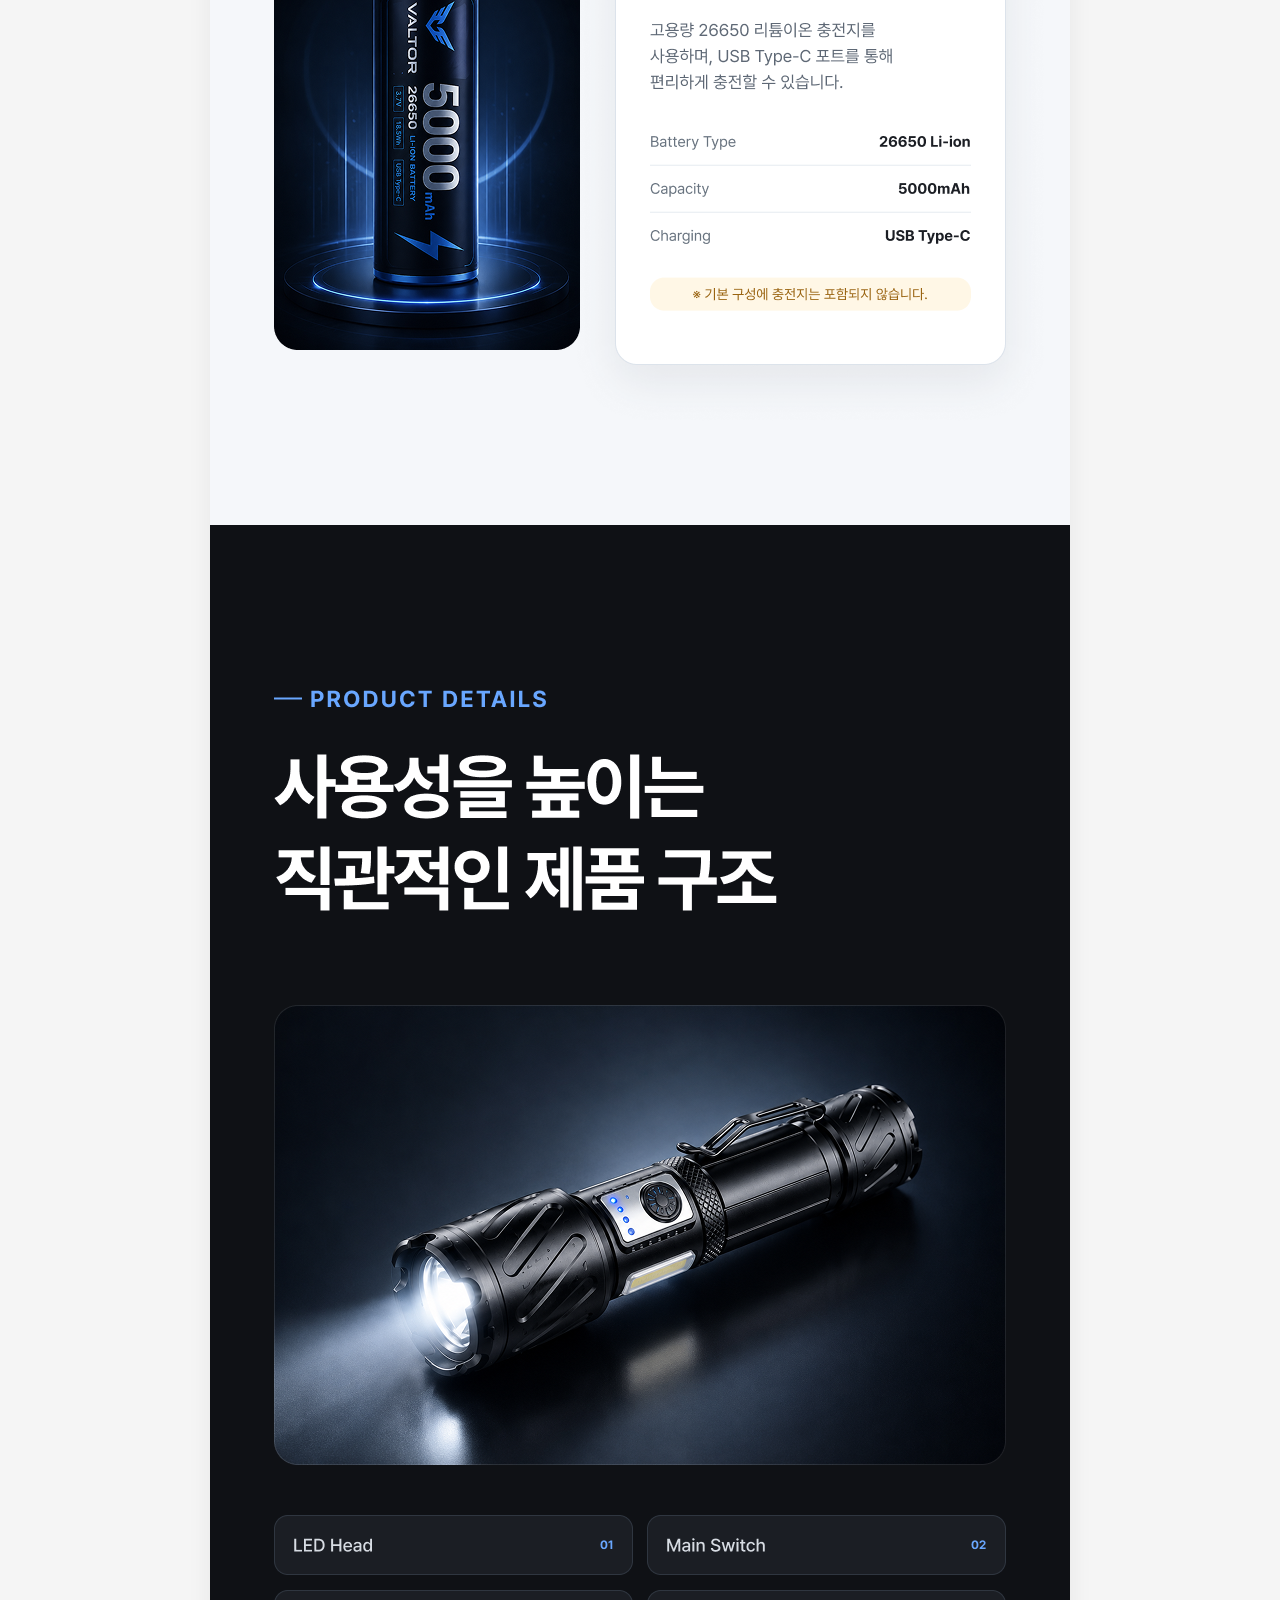
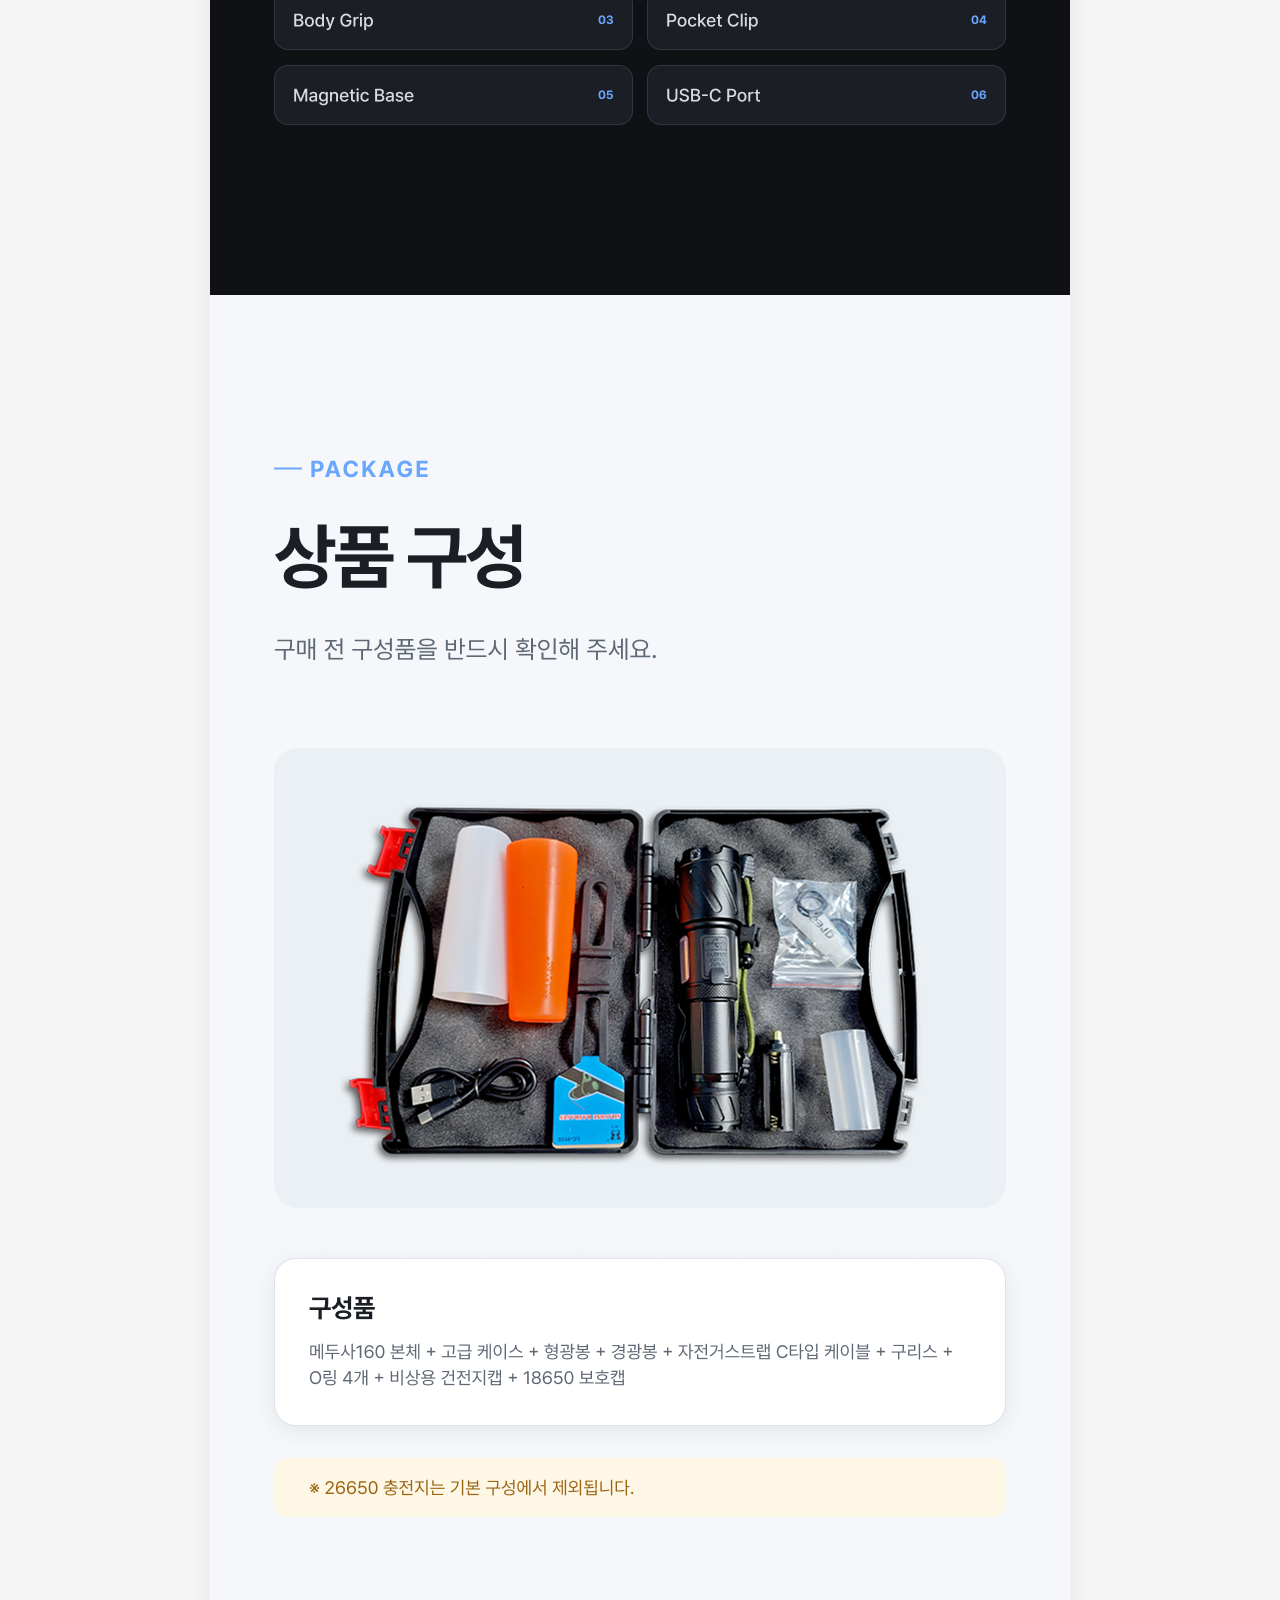
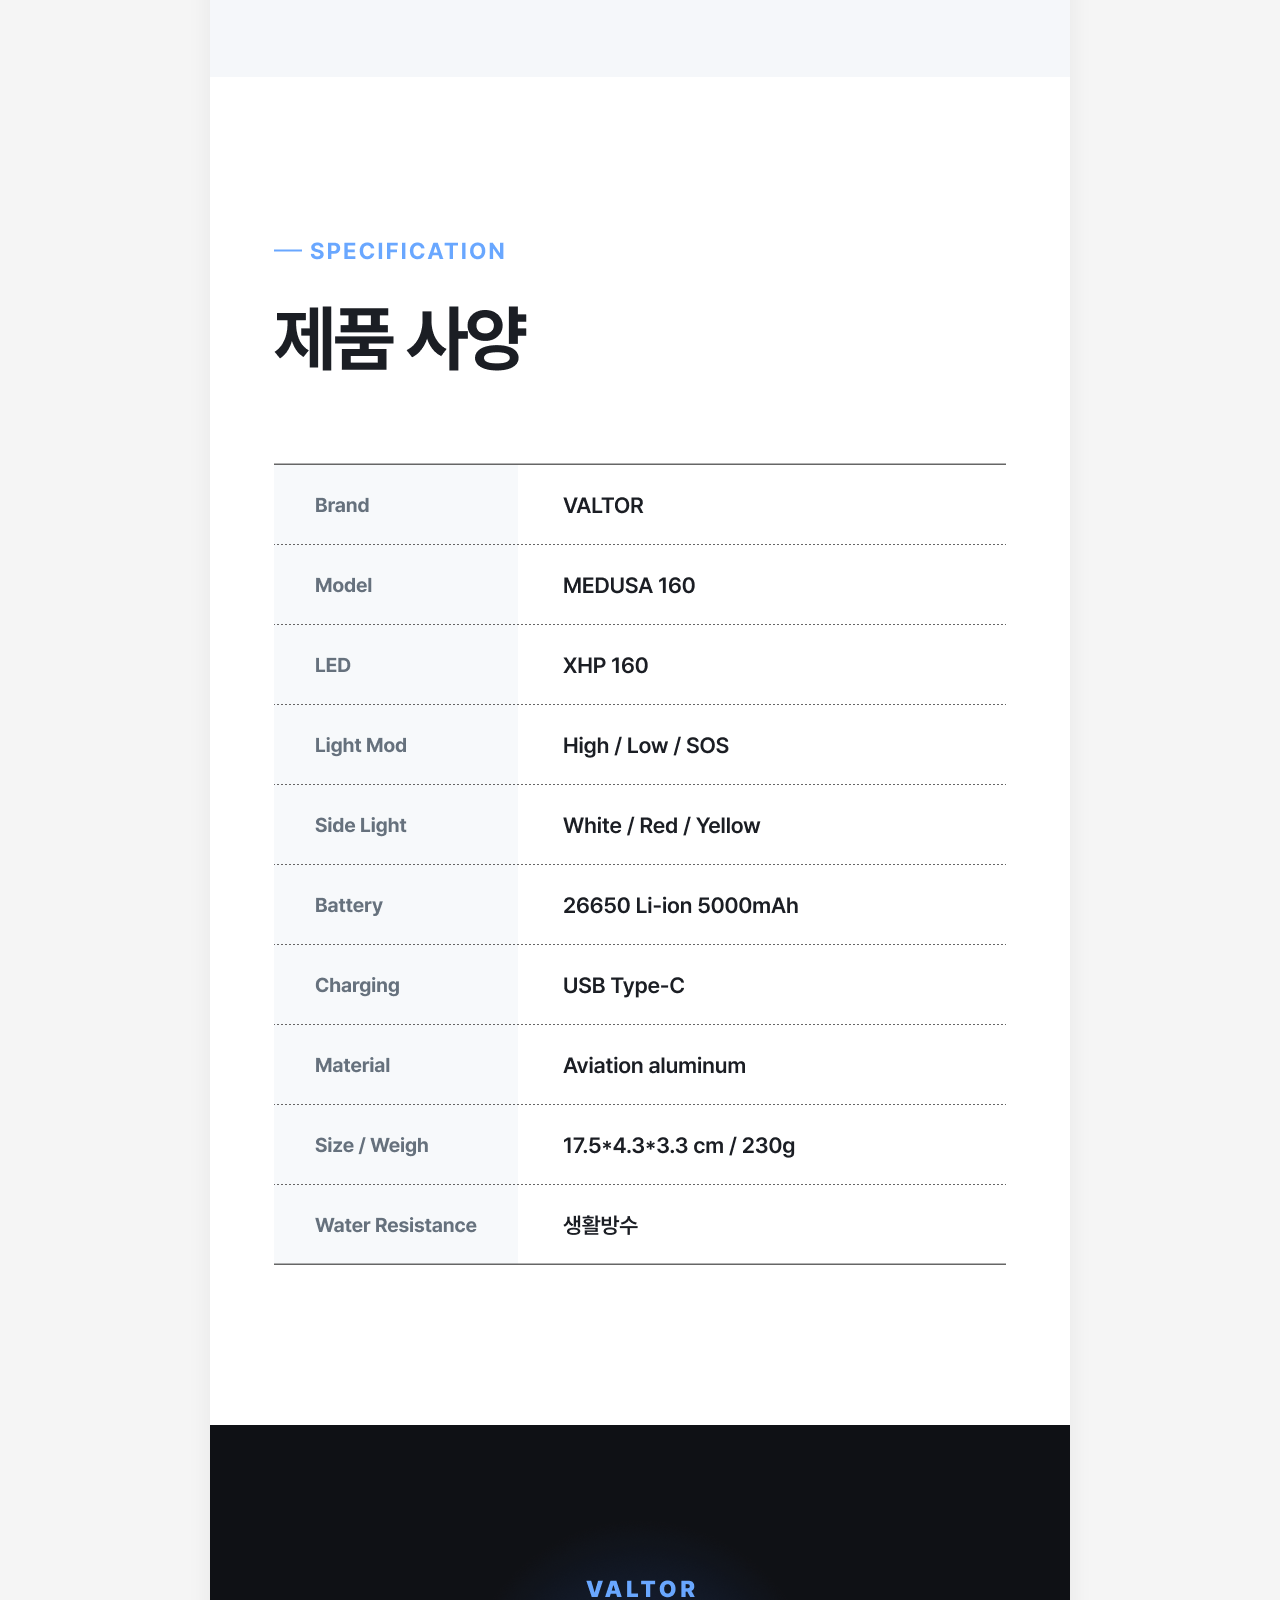
<file: VALTOR/VALTOR_LANTERN.html>
<!DOCTYPE html>
<html lang="ko">
  <head>
    <meta charset="UTF-8" />
    <meta name="viewport" content="width=device-width, initial-scale=1.0" />

    <title>VALTOR LANTERN Detail Page</title>

    <style>
      * {
        margin: 0;
        padding: 0;
        box-sizing: border-box;
      }

      html,
      body {
        width: 100%;
        min-height: 100%;
        background: #f5f5f5;
      }

      body {
        display: flex;
        justify-content: center;
      }

      .detail-wrap {
        width: 100%;
        max-width: 860px;
        margin: 0 auto;
        background: #fff;
        line-height: 0;
        box-shadow: 0 0 24px rgba(0, 0, 0, 0.06);
      }

      .detail-wrap img {
        display: block;
        width: 100%;
        height: auto;
        margin: 0;
        padding: 0;
      }

      @media (max-width: 860px) {
        .detail-wrap {
          max-width: 100%;
          box-shadow: none;
        }
      }
    </style>
  </head>

  <body>
    <main class="detail-wrap">
      <img src="./images/01 HERO.png" alt="VALTOR LANTERN Detail Page 01" />
      <img src="./images/02 DESIGNED FOR.png" alt="VALTOR LANTERN Detail Page 02" />
      <img src="./images/03 WHY MEDUSA.png" alt="VALTOR LANTERN Detail Page 03" />
      <img src="./images/04 HIGH OUTPUT.png" alt="VALTOR LANTERN Detail Page 04" />
      <img src="./images/05 LIGHTING PERFORMANCE.gif" alt="VALTOR LANTERN Detail Page 05" />
      <img src="./images/06 ZOOM FOCUS.png" alt="VALTOR LANTERN Detail Page 06" />
      <img src="./images/07 SIDE LIGHT.gif" alt="VALTOR LANTERN Detail Page 07" />
      <img src="./images/08 OUTDOOR FEATURES.png" alt="VALTOR LANTERN Detail Page 08" />
      <img src="./images/09 POWER SYSTEM.png" alt="VALTOR LANTERN Detail Page 09" />
      <img src="./images/10 PRODUCT DETAILS.png" alt="VALTOR LANTERN Detail Page 10" />
      <img src="./images/11 Package.png" alt="VALTOR LANTERN Detail Page 11" />
      <img src="./images/12 SPECIFICATION.png" alt="VALTOR LANTERN Detail Page 12" />
      <img src="./images/13 CLOSING.png" alt="VALTOR LANTERN Detail Page 12" />     
    </main>
  </body>
</html>
</file>
